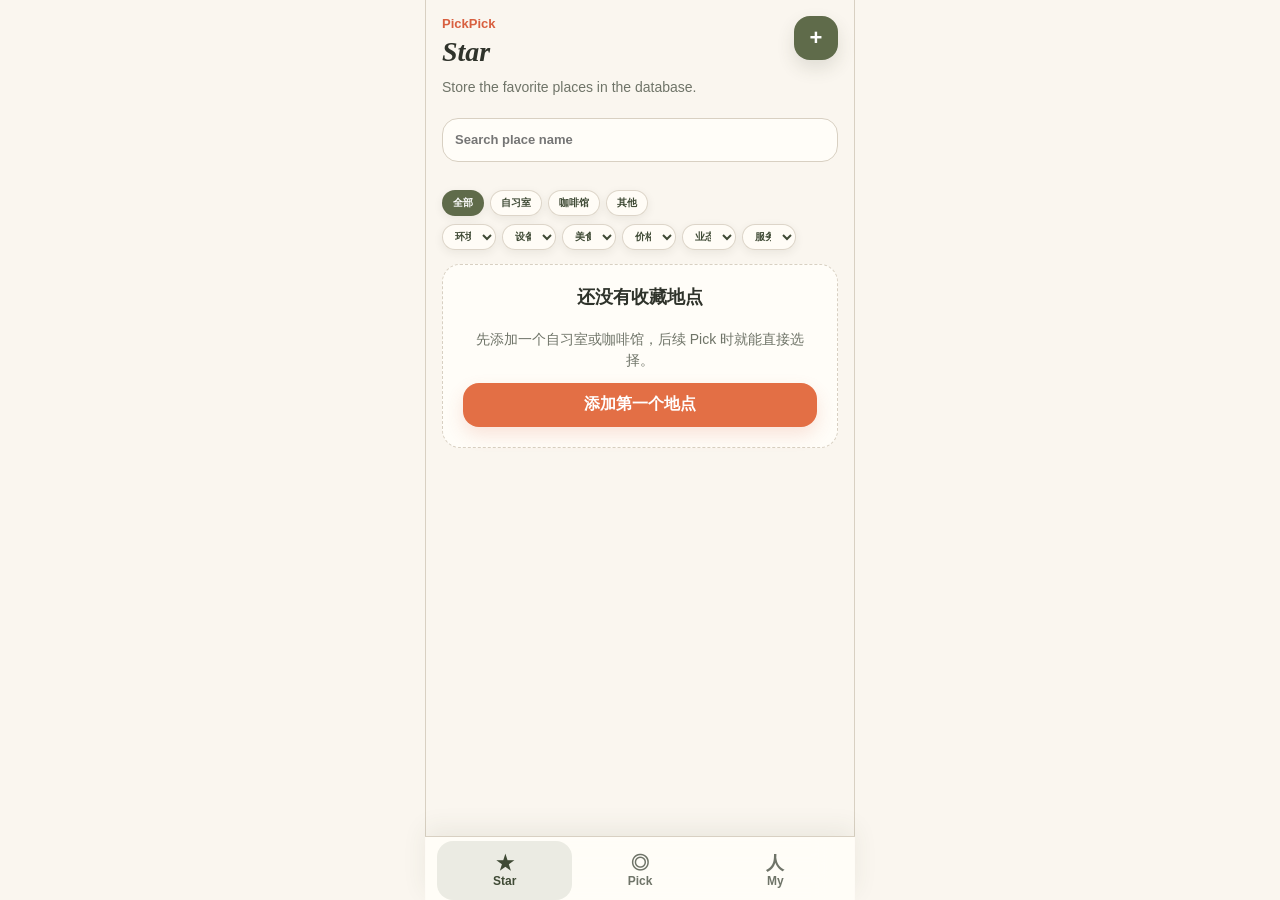
<file: index.html>
<!doctype html>
<html lang="zh-CN">
<head>
  <meta charset="utf-8">
  <meta name="viewport" content="width=device-width, initial-scale=1, viewport-fit=cover">
  <meta name="theme-color" content="#2DCD9B">
  <title>PickPick</title>
  <link rel="manifest" href="./manifest.json">
  <link rel="icon" href="./icons/icon.svg" type="image/svg+xml">
  <style>
    :root {
      --color-primary: #5F6B4A;
      --color-primary-dark: #3F4A35;
      --color-accent: #E36F45;
      --color-accent-dark: #D85F3F;
      --color-highlight: #E8C76B;
      --color-bluegreen: #8FAAA3;
      --color-bg: #FAF6EF;
      --color-surface: #FFFDF8;
      --color-surface-soft: #F3EBDD;
      --color-text: #2F332B;
      --color-muted: #6F7468;
      --color-line: #D8D0C2;
      --color-soft: #F3EBDD;
      --color-danger: #D85F3F;
      --shadow-card: 0 8px 22px rgba(63, 74, 53, 0.08);
      --radius-card: 18px;
      --radius-control: 16px;
      --space-1: 4px;
      --space-2: 8px;
      --space-3: 12px;
      --space-4: 16px;
      --space-5: 20px;
      --space-6: 24px;
      --tab-height: 64px;
    }

    * {
      box-sizing: border-box;
    }

    html,
    body {
      margin: 0;
      min-height: 100%;
      background: var(--color-bg);
      color: var(--color-text);
      font-family: -apple-system, BlinkMacSystemFont, "SF Pro Text", "PingFang SC", "Segoe UI", sans-serif;
      letter-spacing: 0;
    }

    body {
      display: flex;
      justify-content: center;
    }

    button,
    input,
    textarea,
    select {
      font: inherit;
    }

    button {
      cursor: pointer;
    }

    .app-shell {
      position: relative;
      width: 100%;
      max-width: 430px;
      min-height: 100vh;
      background: var(--color-bg);
      overflow: hidden;
    }

    .app-main {
      min-height: 100vh;
      padding: calc(env(safe-area-inset-top, 0px) + var(--space-4)) var(--space-4)
        calc(var(--tab-height) + env(safe-area-inset-bottom, 0px) + var(--space-4));
      overflow-y: auto;
    }

    .app-header {
      display: flex;
      align-items: flex-start;
      justify-content: space-between;
      gap: var(--space-3);
      margin-bottom: var(--space-5);
    }

    .eyebrow {
      margin: 0 0 var(--space-1);
      color: var(--color-accent-dark);
      font-size: 13px;
      font-weight: 700;
    }

    h1 {
      margin: 0;
      font-size: 24px;
      line-height: 1.2;
    }

    #star-title,
    #star-copy-title,
    #copy-step-title {
      font-family: "Segoe Script", "Brush Script MT", cursive;
      font-size: 28px;
      font-style: italic;
      font-weight: 600;
      letter-spacing: 0;
    }

    .header-copy {
      margin: var(--space-2) 0 0;
      color: var(--color-muted);
      font-size: 14px;
      line-height: 1.5;
    }

    .panel {
      background: var(--color-surface);
      border: 1px solid var(--color-line);
      border-radius: var(--radius-card);
      box-shadow: var(--shadow-card);
      padding: var(--space-4);
    }

    .panel + .panel {
      margin-top: var(--space-4);
    }

    .metric-grid {
      display: grid;
      grid-template-columns: repeat(3, minmax(0, 1fr));
      gap: var(--space-2);
      margin-bottom: var(--space-4);
    }

    .metric {
      min-width: 0;
      border: 1px solid rgba(216, 208, 194, 0.78);
      border-radius: 14px;
      background: var(--color-surface-soft);
      padding: var(--space-3);
    }

    .metric-value {
      display: block;
      color: var(--color-primary-dark);
      font-size: 20px;
      font-weight: 800;
      line-height: 1;
    }

    .metric-label {
      display: block;
      margin-top: var(--space-1);
      color: var(--color-muted);
      font-size: 12px;
      line-height: 1.3;
    }

    .data-list {
      display: grid;
      gap: var(--space-2);
      margin: var(--space-3) 0 0;
      padding: 0;
      list-style: none;
    }

    .data-list li {
      display: flex;
      justify-content: space-between;
      gap: var(--space-3);
      border-top: 1px solid var(--color-line);
      padding-top: var(--space-2);
      color: var(--color-muted);
      font-size: 13px;
      line-height: 1.4;
    }

    .data-list strong {
      color: var(--color-text);
      font-size: 14px;
    }

    .status-banner {
      display: none;
      margin-bottom: var(--space-4);
      border: 1px solid rgba(216, 95, 63, 0.28);
      border-radius: var(--radius-control);
      background: #FFF3ED;
      color: #9C3F29;
      padding: var(--space-3);
      font-size: 13px;
      line-height: 1.5;
    }

    .status-banner.is-visible {
      display: block;
    }

    .status-banner.is-success {
      border-color: rgba(95, 107, 74, 0.34);
      background: #F0EBDD;
      color: var(--color-primary-dark);
    }

    .inline-status {
      display: none;
      border: 1px solid rgba(95, 107, 74, 0.24);
      border-radius: var(--radius-control);
      background: #F7F3E9;
      color: var(--color-primary-dark);
      padding: var(--space-2) var(--space-3);
      font-size: 12px;
      line-height: 1.45;
    }

    .inline-status.is-visible {
      display: block;
    }

    .inline-status.is-error {
      border-color: rgba(216, 95, 63, 0.28);
      background: #FFF3ED;
      color: #9C3F29;
    }

    .search-field,
    .field {
      display: grid;
      gap: var(--space-2);
    }

    .search-field {
      margin-bottom: var(--space-4);
    }

    label {
      color: var(--color-text);
      font-size: 13px;
      font-weight: 700;
    }

    input,
    textarea,
    select {
      width: 100%;
      min-height: 44px;
      border: 1px solid var(--color-line);
      border-radius: var(--radius-control);
      background: var(--color-surface);
      color: var(--color-text);
      padding: 10px 12px;
      outline: none;
    }

    textarea {
      min-height: 88px;
      resize: vertical;
      line-height: 1.5;
    }

    input:focus,
    textarea:focus,
    select:focus {
      border-color: var(--color-accent);
      box-shadow: 0 0 0 3px rgba(227, 111, 69, 0.14);
    }

    .venue-list {
      display: grid;
      gap: var(--space-3);
      margin-top: var(--space-4);
    }

    .star-search-panel {
      display: grid;
      gap: var(--space-3);
      border: 0;
      background: transparent;
      padding: 0;
      box-shadow: none;
    }

    .star-filter-stack {
      display: grid;
      gap: 6px;
    }

    .star-filter-row {
      display: flex;
      flex-wrap: wrap;
      gap: 6px;
      max-width: 100%;
      overflow: visible;
      padding: 0 2px 2px 0;
      scrollbar-width: none;
    }

    .star-filter-row + .star-filter-row {
      margin-top: 0;
    }

    .star-filter-row.is-scene {
      min-height: 28px;
    }

    .star-scene-filter {
      display: flex;
      flex-wrap: wrap;
      gap: 6px;
    }

    .star-scene-chip {
      min-height: 26px;
      border: 1px solid rgba(216, 208, 194, 0.86);
      border-radius: 999px;
      background: rgba(255, 253, 248, 0.88);
      color: var(--color-primary-dark);
      padding: 0 10px;
      font-size: 10px;
      font-weight: 800;
      box-shadow: 0 3px 10px rgba(47, 51, 43, 0.08);
    }

    .star-scene-chip.is-active {
      border-color: rgba(95, 107, 74, 0.38);
      background: #5F6B4A;
      color: #FFFFFF;
    }

    .star-filter-row::-webkit-scrollbar {
      display: none;
    }

    .star-filter-field {
      flex: 0 0 auto;
      display: block;
    }

    .star-filter-field span {
      display: none;
    }

    .star-filter-field select {
      width: 54px;
      max-width: 100%;
      min-height: 26px;
      padding: 0 8px;
      border: 1px solid rgba(216, 208, 194, 0.86);
      border-radius: 999px;
      background: rgba(255, 253, 248, 0.88);
      color: var(--color-primary-dark);
      font-size: 10px;
      font-weight: 700;
      box-shadow: 0 3px 10px rgba(47, 51, 43, 0.08);
    }

    .venue-card {
      position: relative;
      overflow: hidden;
      display: grid;
      grid-template-rows: 166px auto;
      border: 1px solid var(--color-line);
      border-radius: var(--radius-card);
      background-position: center;
      background-size: cover;
      box-shadow: var(--shadow-card);
      color: #FFFFFF;
      isolation: isolate;
      min-height: 256px;
    }

    .venue-card::before {
      position: absolute;
      inset: 0;
      z-index: -1;
      content: "";
      background: linear-gradient(180deg, rgba(47, 51, 43, 0.02) 0%, rgba(47, 51, 43, 0.12) 42%, rgba(47, 51, 43, 0.74) 100%);
    }

    .venue-card::after {
      position: absolute;
      inset: 0;
      z-index: -2;
      content: "";
      background: var(--color-primary-dark);
    }

    .venue-card-header {
      display: flex;
      align-items: flex-start;
      justify-content: space-between;
      gap: var(--space-2);
    }

    .venue-title-row {
      display: flex;
      align-items: baseline;
      gap: 7px;
      min-width: 0;
    }

    .venue-title-row h3 {
      min-width: 0;
      overflow: hidden;
      text-overflow: ellipsis;
      white-space: nowrap;
    }

    .joined-badge {
      flex: 0 0 auto;
      color: rgba(255, 253, 248, 0.62);
      font-size: 9px;
      font-weight: 700;
      letter-spacing: 0;
    }

    .venue-card-body {
      position: relative;
      z-index: 2;
      grid-row: 2;
      align-self: end;
      display: grid;
      gap: 4px;
      margin: var(--space-2);
      border: 1px solid rgba(255, 253, 248, 0.20);
      border-radius: 14px;
      background: rgba(47, 51, 43, 0.52);
      padding: 7px 9px;
      backdrop-filter: blur(10px);
    }

    .star-photo-label {
      position: absolute;
      left: 50%;
      top: 88px;
      z-index: 1;
      display: grid;
      place-items: center;
      width: min(360px, calc(100% - 48px));
      height: 140px;
      overflow: hidden;
      border: 1px solid rgba(255, 253, 248, 0.34);
      border-radius: 13px;
      background: rgba(255, 253, 248, 0.22);
      color: rgba(255, 253, 248, 0.82);
      font-size: 13px;
      font-weight: 800;
      transform: translate(-50%, -50%);
      pointer-events: none;
      box-shadow: 0 10px 24px rgba(17, 17, 17, 0.10);
    }

    .star-photo-label.has-image {
      background: rgba(255, 253, 248, 0.28);
    }

    .star-photo-label img {
      width: 100%;
      height: 100%;
      min-width: 100%;
      min-height: 100%;
      object-fit: cover;
      display: block;
    }

    .star-card-remove {
      position: absolute;
      right: 10px;
      top: 10px;
      z-index: 2;
      display: grid;
      place-items: center;
      width: 24px;
      height: 24px;
      min-height: 24px;
      border: 1px solid rgba(255, 253, 248, 0.42);
      border-radius: 50%;
      background: rgba(95, 107, 74, 0.62);
      color: #FFFFFF;
      font-size: 15px;
      font-weight: 800;
      backdrop-filter: blur(10px);
    }

    .venue-card h3,
    .modal-title {
      margin: 0;
      font-size: 17px;
      line-height: 1.35;
    }

    .venue-card h3 {
      font-size: 15px;
    }

    .venue-meta,
    .detail-row {
      margin: 0;
      color: var(--color-muted);
      font-size: 13px;
      line-height: 1.5;
    }

    .venue-card .venue-meta {
      color: rgba(255, 255, 255, 0.84);
      font-size: 11px;
      line-height: 1.25;
    }

    .scene-badge {
      flex: 0 0 auto;
      border-radius: 999px;
      background: rgba(255, 253, 248, 0.20);
      color: #FFFFFF;
      padding: 3px 8px;
      font-size: 11px;
      font-weight: 700;
      white-space: nowrap;
      backdrop-filter: blur(10px);
    }

    .tag-row {
      display: flex;
      flex-wrap: wrap;
      gap: 6px;
    }

    .tag {
      border-radius: 999px;
      background: var(--color-surface-soft);
      color: var(--color-muted);
      padding: 5px 9px;
      font-size: 11px;
      line-height: 1.2;
    }

    .tag.is-primary {
      background: rgba(95, 107, 74, 0.14);
      color: var(--color-primary-dark);
      font-weight: 700;
    }

    .tag.is-muted {
      background: #EEE6D9;
      color: #A79E90;
      text-decoration: line-through;
    }

    .venue-card .tag {
      background: rgba(255, 253, 248, 0.20);
      color: rgba(255, 253, 248, 0.9);
      backdrop-filter: blur(10px);
    }

    .venue-card .tag.is-primary {
      background: rgba(232, 199, 107, 0.86);
      color: var(--color-text);
    }

    .venue-card .tag.is-muted {
      background: rgba(255, 253, 248, 0.14);
      color: #FFFFFF;
    }

    .card-actions,
    .form-actions,
    .modal-actions {
      display: grid;
      gap: var(--space-2);
    }

    .card-actions {
      grid-template-columns: repeat(3, minmax(0, 1fr));
      gap: 6px;
    }

    .venue-card .card-actions {
      display: flex;
      justify-content: flex-end;
    }

    .venue-card .text-btn {
      width: auto;
      min-width: 64px;
      min-height: 26px;
      padding: 0 12px;
    }

    .text-btn,
    .danger-btn {
      min-height: 32px;
      border: 1px solid rgba(255, 253, 248, 0.24);
      border-radius: 999px;
      background: rgba(255, 253, 248, 0.16);
      color: #FFFFFF;
      font-size: 12px;
      font-weight: 700;
      backdrop-filter: blur(10px);
    }

    .text-btn.is-primary {
      border-color: rgba(227, 111, 69, 0.62);
      background: rgba(227, 111, 69, 0.92);
      color: #FFFFFF;
    }

    .venue-card .text-btn.is-primary {
      border-color: rgba(255, 253, 248, 0.36);
      background: rgba(255, 253, 248, 0.20);
      color: #FFFFFF;
      box-shadow: 0 4px 14px rgba(0, 0, 0, 0.16), inset 0 1px 0 rgba(255, 255, 255, 0.22);
      backdrop-filter: blur(12px);
      -webkit-backdrop-filter: blur(12px);
    }

    .danger-btn {
      border-color: rgba(255, 253, 248, 0.24);
      color: #FFE8DE;
    }

    button:disabled {
      cursor: not-allowed;
      opacity: 0.56;
    }

    .empty-state {
      display: grid;
      gap: var(--space-3);
      border: 1px dashed var(--color-line);
      border-radius: var(--radius-card);
      background: var(--color-surface);
      padding: var(--space-5);
      text-align: center;
    }

    .empty-state p {
      margin: 0;
      color: var(--color-muted);
      font-size: 14px;
      line-height: 1.5;
    }

    .modal-container {
      position: fixed;
      inset: 0;
      z-index: 40;
      display: none;
    }

    .modal-container.is-open {
      display: block;
    }

    .modal-backdrop {
      position: absolute;
      inset: 0;
      background: rgba(47, 51, 43, 0.36);
    }

    .modal-sheet {
      position: absolute;
      left: 50%;
      bottom: 0;
      display: grid;
      gap: var(--space-4);
      width: 100%;
      max-width: 430px;
      max-height: min(88vh, 760px);
      overflow-y: auto;
      border: 1px solid rgba(216, 208, 194, 0.88);
      border-bottom: 0;
      border-radius: 24px 24px 0 0;
      background: var(--color-surface);
      padding: var(--space-5) var(--space-4) calc(var(--space-5) + env(safe-area-inset-bottom, 0px));
      box-shadow: 0 -14px 32px rgba(63, 74, 53, 0.12);
      transform: translateX(-50%);
    }

    .modal-header {
      display: flex;
      align-items: flex-start;
      justify-content: space-between;
      gap: var(--space-3);
    }

    .modal-close {
      flex: 0 0 auto;
      width: 40px;
      height: 40px;
      min-height: 40px;
      border: 0;
      border-radius: 50%;
      background: var(--color-surface-soft);
      color: var(--color-muted);
      font-size: 22px;
      line-height: 1;
    }

    .venue-form {
      display: grid;
      gap: var(--space-4);
    }

    .form-grid {
      display: grid;
      grid-template-columns: 1fr 1fr;
      gap: var(--space-3);
    }

    .form-grid .field.is-full {
      grid-column: 1 / -1;
    }

    .pick-step {
      display: grid;
      gap: var(--space-3);
    }

    .sr-only {
      position: absolute;
      width: 1px;
      height: 1px;
      overflow: hidden;
      clip: rect(0, 0, 0, 0);
      white-space: nowrap;
    }

    .pick-board {
      border-radius: 0;
      background: transparent;
      border: 0;
      box-shadow: none;
      padding: 0;
    }

    #tab-pick .app-header {
      margin-bottom: var(--space-3);
    }

    #tab-pick h1 {
      font-size: 24px;
      font-weight: 500;
    }

    #tab-pick .header-copy {
      margin-top: var(--space-2);
      color: #111111;
      font-size: 11px;
      font-weight: 600;
    }

    #tab-pick .eyebrow {
      visibility: hidden;
      height: 18px;
      margin: 0 0 var(--space-2);
    }

    .pick-step-header {
      display: flex;
      align-items: flex-start;
      justify-content: space-between;
      gap: var(--space-3);
      margin-bottom: var(--space-3);
    }

    .pick-step-header h1 {
      margin: 0 0 4px;
      font-family: "Segoe Script", "Brush Script MT", cursive;
      font-size: 28px;
      font-style: italic;
      font-weight: 600;
      line-height: 1.05;
      letter-spacing: 0;
      text-transform: uppercase;
    }

    .pick-step-header p {
      max-width: 190px;
      margin: 0;
      color: #111111;
      font-size: 10px;
      line-height: 1.25;
      font-weight: 600;
    }

    .pick-topbar {
      display: block;
    }

    .pick-location {
      display: grid;
      gap: 4px;
    }

    .pick-location label,
    .station-title,
    .select-title {
      color: var(--color-text);
      font-family: "Segoe Script", "Brush Script MT", cursive;
      font-size: 14px;
      font-style: italic;
      font-weight: 700;
      line-height: 1.2;
      text-transform: lowercase;
    }

    .pick-location input,
    .pick-location textarea {
      min-height: 34px;
      border: 0;
      border-bottom: 1px solid #111111;
      border-radius: 0;
      background: transparent;
      padding: 4px 0;
      font-size: 13px;
      line-height: 1.35;
      resize: vertical;
    }

    .pick-arrow-btn {
      width: 38px;
      height: 24px;
      min-height: 24px;
      border: 0;
      border-radius: 999px;
      background: #D8D8D8;
      color: #111111;
      font-weight: 900;
    }

    .pick-arrow-btn:disabled {
      opacity: 0.35;
    }

    .step2-nav {
      display: grid;
      grid-template-columns: auto 1fr auto;
      align-items: center;
      min-height: 32px;
      margin-bottom: -12px;
    }

    .step2-nav .pick-arrow-btn:first-child {
      grid-column: 1;
    }

    .step2-nav .pick-arrow-btn:last-child {
      grid-column: 3;
    }

    .step2-nav .pick-arrow-btn[data-pick-action="finish-pick"] {
      width: 50px;
    }

    .date-strip {
      display: flex;
      gap: var(--space-2);
      overflow-x: auto;
      padding: var(--space-2) 0 var(--space-3);
      scroll-snap-type: x mandatory;
      -webkit-overflow-scrolling: touch;
      scrollbar-width: none;
      cursor: grab;
      user-select: none;
    }

    .date-strip.is-dragging {
      cursor: grabbing;
      scroll-snap-type: none;
    }

    .date-picker {
      display: grid;
      gap: 6px;
    }

    .date-month-controls {
      display: flex;
      justify-content: flex-end;
      gap: 6px;
      margin-top: -30px;
      margin-bottom: 2px;
      padding-right: 2px;
    }

    .date-month-control {
      display: inline-flex;
      align-items: center;
      gap: 4px;
      color: #111111;
      font-size: 10px;
      font-weight: 700;
    }

    .date-month-control select {
      width: auto;
      min-height: 20px;
      border: 1px solid var(--color-line);
      border-radius: 999px;
      background: var(--color-surface);
      color: #111111;
      padding: 0 8px;
      font-size: 10px;
      font-weight: 700;
    }

    .date-strip::-webkit-scrollbar {
      display: none;
    }

    .date-item {
      flex: 0 0 44px;
      border: 0;
      border-radius: 10px;
      background: transparent;
      color: #111111;
      padding: 7px 4px;
      text-align: center;
      scroll-snap-align: center;
      transition: background 0.16s ease, transform 0.16s ease, color 0.16s ease;
    }

    .date-item strong,
    .date-item span {
      display: block;
      line-height: 1.1;
    }

    .date-item strong {
      font-size: 17px;
      font-weight: 500;
    }

    .date-item span {
      margin-top: 3px;
      font-size: 10px;
      text-transform: uppercase;
    }

    .date-item.is-active {
      background: var(--color-primary);
      color: #FFFFFF;
      transform: translateY(-1px);
    }

    .date-item.is-today strong {
      color: var(--color-primary-dark);
      font-weight: 800;
    }

    .date-item.is-active strong {
      color: #FFFFFF;
      font-weight: 800;
    }

    .inline-actions {
      display: grid;
      grid-template-columns: 1fr 1fr;
      gap: var(--space-2);
    }

    .weather-card {
      min-height: 124px;
      border: 1px solid var(--color-line);
      border-radius: var(--radius-card);
      background: linear-gradient(135deg, var(--color-surface) 0%, var(--color-surface-soft) 100%);
      padding: var(--space-4);
      color: var(--color-text);
      font-size: 11px;
      line-height: 1.5;
      box-shadow: var(--shadow-card);
    }

    .weather-card strong {
      display: block;
      margin-bottom: var(--space-2);
      font-family: "Segoe Script", "Brush Script MT", cursive;
      font-size: 14px;
      font-style: italic;
      font-weight: 700;
      line-height: 1.2;
      text-transform: lowercase;
    }

    .weather-card span {
      display: block;
    }

    .pick-columns {
      display: grid;
      grid-template-columns: minmax(0, 1.25fr) minmax(104px, 0.75fr);
      gap: var(--space-3);
      align-items: stretch;
    }

    .station-panel,
    .select-panel {
      min-height: 156px;
      border: 1px solid var(--color-line);
      border-radius: var(--radius-card);
      background: var(--color-surface);
      padding: var(--space-3);
      box-shadow: var(--shadow-card);
    }

    .station-panel {
      display: grid;
      gap: var(--space-2);
      align-content: start;
    }

    .station-actions {
      display: grid;
      grid-template-columns: 1fr;
      gap: var(--space-2);
      align-items: center;
    }

    .station-add-btn,
    .station-step-btn {
      min-height: 28px;
      border: 1px solid var(--color-line);
      border-radius: 999px;
      background: var(--color-surface-soft);
      color: var(--color-primary-dark);
      font-size: 12px;
      font-weight: 700;
    }

    .station-step-btn {
      border-color: var(--color-accent);
      background: var(--color-accent);
      color: #FFFFFF;
    }

    .station-step-btn:disabled {
      border-color: #A8A8A8;
      color: #8B8B8B;
      opacity: 0.65;
    }

    .selected-list,
    .star-picker-list {
      display: grid;
      gap: var(--space-2);
    }

    .selected-item,
    .star-picker-item {
      display: grid;
      grid-template-columns: 1fr auto;
      align-items: center;
      gap: 6px;
      border: 1px solid var(--color-line);
      border-radius: 12px;
      background: var(--color-surface-soft);
      padding: 6px 8px;
    }

    .selected-item h3,
    .star-picker-item h3 {
      margin: 0;
      font-size: 11px;
      line-height: 1.35;
    }

    .selected-item p,
    .star-picker-item p {
      margin: 3px 0 0;
      color: var(--color-muted);
      font-size: 10px;
      line-height: 1.35;
    }

    .mini-btn {
      min-height: 34px;
      border: 1px solid var(--color-line);
      border-radius: 999px;
      background: var(--color-surface);
      color: var(--color-text);
      padding: 0 10px;
      font-size: 12px;
      font-weight: 800;
    }

    .mini-btn.is-primary {
      border-color: var(--color-accent);
      background: var(--color-accent);
      color: #FFFFFF;
    }

    .mini-btn.is-danger {
      border-color: rgba(216, 95, 63, 0.32);
      color: var(--color-danger);
    }

    .condition-grid {
      display: grid;
      gap: 6px;
      margin-top: var(--space-2);
    }

    .condition-pill {
      display: inline-flex;
      align-items: center;
      gap: 5px;
      min-height: 28px;
      border: 1px solid var(--color-line);
      border-radius: 999px;
      background: var(--color-surface);
      color: var(--color-text);
      padding: 0 10px 0 8px;
      font-size: 10px;
      font-weight: 600;
    }

    .condition-pill input {
      width: 10px;
      min-height: 10px;
      accent-color: var(--color-primary);
    }

    .custom-condition-form {
      display: grid;
      grid-template-columns: 1fr auto;
      gap: 6px;
      margin-top: var(--space-2);
    }

    .custom-condition-form input {
      min-height: 30px;
      border: 1px solid var(--color-line);
      border-radius: 999px;
      background: var(--color-surface);
      font-size: 11px;
    }

    .step-footer {
      display: grid;
      gap: var(--space-2);
      margin-top: var(--space-1);
    }

    #tab-pick .step-footer .primary-btn {
      min-height: 40px;
      border-radius: 999px;
    }

    .step2-shell {
      display: grid;
      gap: var(--space-3);
      min-height: 560px;
      overflow: hidden;
    }

    .step2-title {
      display: block;
    }

    .step2-title h2 {
      margin: 0;
      font-size: 24px;
      line-height: 1.2;
      font-weight: 500;
    }

    .step2-title p {
      margin: 0;
      color: var(--color-muted);
      font-size: 13px;
      line-height: 1.5;
    }

    .channel-orbit {
      display: grid;
      grid-template-columns: repeat(2, minmax(0, 1fr));
      gap: 0;
      align-items: start;
      overflow: hidden;
      border: 1px solid var(--color-line);
      border-radius: 8px;
      background: var(--color-surface);
      padding: 0;
      box-shadow: 0 10px 24px rgba(63, 74, 53, 0.06);
    }

    .channel-dot {
      display: grid;
      justify-items: center;
      gap: 4px;
      border: 0;
      border-right: 1px solid var(--color-line);
      background: rgba(255, 253, 248, 0.72);
      color: var(--color-text);
      min-height: 52px;
      padding: 8px 6px;
      text-align: center;
    }

    .channel-dot:last-child {
      border-right: 0;
    }

    .channel-dot em {
      display: block;
      width: 16px;
      height: 16px;
      border: 0;
      border-radius: 0;
      background: transparent;
      box-shadow: none;
      font-style: normal;
    }

    .channel-dot em::before {
      display: block;
      color: var(--color-primary-dark);
      font-size: 15px;
      line-height: 16px;
      content: "⌘";
    }

    .channel-dot strong {
      display: block;
      font-size: 10px;
      line-height: 1.2;
    }

    .pick-step2-info-card {
      display: grid;
      gap: var(--space-3);
      border: 1px solid var(--color-line);
      border-radius: 10px;
      background: var(--color-surface);
      padding: var(--space-3);
      box-shadow: var(--shadow-card);
    }

    .pick-step2-image {
      display: grid;
      place-items: center;
      min-height: 144px;
      overflow: hidden;
      background: var(--color-surface-soft);
      color: var(--color-muted);
      font-size: 12px;
      font-weight: 800;
    }

    .pick-step2-image img {
      width: 100%;
      height: 100%;
      object-fit: cover;
    }

    .pick-step2-info-list {
      display: grid;
      gap: 6px;
    }

    .pick-step2-info-row {
      display: grid;
      grid-template-columns: 58px minmax(0, 1fr);
      gap: 8px;
      color: var(--color-text);
      font-size: 12px;
      line-height: 1.45;
    }

    .pick-step2-info-row strong {
      font-family: "Segoe Script", "Brush Script MT", cursive;
      font-size: 12px;
      font-style: italic;
      font-weight: 700;
    }

    .pick-step2-info-row span {
      min-width: 0;
      overflow-wrap: anywhere;
      color: var(--color-muted);
    }

    .step2-swipe-hint {
      margin: -10px 0 0;
      text-align: center;
      font-size: 10px;
    }

    .venue-carousel {
      position: relative;
      min-height: 210px;
      margin: 0 calc(var(--space-4) * -1);
      overflow: hidden;
      background:
        radial-gradient(circle at 50% 62%, rgba(255, 253, 248, 0.46) 0 54px, transparent 55px),
        linear-gradient(180deg, #F7F1E8 0 44%, #EEE3D3 44% 100%);
      cursor: grab;
      touch-action: pan-y;
      user-select: none;
    }

    .venue-carousel.is-dragging {
      cursor: grabbing;
    }

    .venue-carousel::before {
      position: absolute;
      left: -15%;
      right: -15%;
      top: -58px;
      height: 140px;
      border-radius: 50%;
      background: #FFFDF8;
      content: "";
    }

    .venue-cup-row {
      position: absolute;
      inset: 42px -98px 0;
      display: grid;
      grid-template-columns: repeat(3, 190px);
      justify-content: center;
      align-items: end;
      gap: 36px;
      transform: translateX(0);
      transition: transform 0.22s ease;
      will-change: transform;
    }

    .venue-carousel.is-dragging .venue-cup-row {
      transition: none;
    }

    .venue-cup {
      position: relative;
      height: 156px;
      color: var(--color-primary-dark);
      text-align: center;
      opacity: 0.55;
    }

    .venue-cup.is-active {
      opacity: 1;
    }

    .venue-cup::before {
      position: absolute;
      left: 42px;
      right: 42px;
      top: 18px;
      bottom: 8px;
      border: 1.5px solid var(--color-primary-dark);
      border-radius: 26px 26px 36px 36px;
      background: rgba(255, 253, 248, 0.44);
      content: "";
    }

    .venue-cup::after {
      position: absolute;
      left: 16px;
      right: 16px;
      top: 50px;
      border-top: 1px solid rgba(63, 74, 53, 0.58);
      content: "";
    }

    .venue-cup span {
      position: absolute;
      left: 36px;
      right: 36px;
      top: 88px;
      overflow: hidden;
      text-overflow: ellipsis;
      white-space: nowrap;
      font-size: 16px;
      line-height: 1.2;
      text-decoration: none;
    }

    .star-cup-card {
      display: grid;
      place-items: center;
      min-height: 156px;
      border: 0;
      border-radius: 0;
      background: transparent;
      padding: 0;
      box-shadow: none;
    }

    .star12-actions {
      display: grid;
      grid-template-columns: auto 1fr auto auto;
      gap: var(--space-2);
      align-items: center;
      margin-bottom: var(--space-2);
    }

    .star12-actions .secondary-btn,
    .star12-actions .primary-btn {
      min-height: 34px;
      width: auto;
      padding: 0 var(--space-3);
      font-size: 12px;
    }

    .channel-orbit.is-star12 {
      width: 100%;
      max-width: 260px;
      justify-self: center;
      grid-template-columns: repeat(2, minmax(0, 1fr));
      gap: 0;
      overflow: hidden;
      border: 1px solid var(--color-line);
      border-radius: 8px;
      background: var(--color-surface);
      padding: 0;
      box-shadow: 0 10px 24px rgba(63, 74, 53, 0.06);
    }

    .channel-orbit.is-star12 .channel-dot {
      min-height: 52px;
      justify-items: center;
      gap: 4px;
      border-right: 1px solid var(--color-line);
      background: rgba(255, 253, 248, 0.72);
      padding: 8px 6px;
    }

    .channel-orbit.is-star12 .channel-dot:last-child {
      border-right: 0;
    }

    .channel-orbit.is-star12 .channel-dot em {
      width: 16px;
      height: 16px;
      border: 0;
      border-radius: 0;
      background: transparent;
      box-shadow: none;
    }

    .channel-orbit.is-star12 .channel-dot em::before {
      display: block;
      color: var(--color-primary-dark);
      font-size: 15px;
      line-height: 16px;
      content: "⌘";
    }

    .channel-orbit.is-star12 .channel-dot strong {
      font-size: 10px;
    }

    .star-cup {
      position: relative;
      width: 142px;
      height: 128px;
      color: var(--color-primary-dark);
      text-align: center;
    }

    .star-cup::before {
      position: absolute;
      left: 22px;
      right: 22px;
      top: 6px;
      bottom: 0;
      border: 1.5px solid var(--color-primary-dark);
      border-radius: 32px 32px 40px 40px;
      background: rgba(255, 253, 248, 0.52);
      content: "";
    }

    .star-cup::after {
      position: absolute;
      left: 0;
      right: 0;
      top: 48px;
      border-top: 1px solid rgba(63, 74, 53, 0.58);
      content: "";
    }

    .star-cup-name {
      position: absolute;
      left: 32px;
      right: 32px;
      top: 78px;
      overflow: hidden;
      text-overflow: ellipsis;
      white-space: nowrap;
      font-size: 16px;
      line-height: 1.2;
      text-decoration: none;
    }

    .star-cup-logo {
      position: absolute;
      left: 50%;
      top: 22px;
      transform: translateX(-50%);
      color: var(--color-muted);
      font-size: 10px;
      font-weight: 800;
    }

    .star-info-panel {
      display: grid;
      gap: var(--space-2);
      border: 1px solid var(--color-line);
      border-radius: var(--radius-card);
      background: var(--color-surface);
      padding: var(--space-3);
      box-shadow: var(--shadow-card);
    }

    .star-info-image {
      display: grid;
      place-items: center;
      min-height: 128px;
      overflow: hidden;
      border-radius: 12px;
      background: var(--color-surface-soft);
      color: var(--color-muted);
      font-size: 12px;
      font-weight: 800;
    }

    .star-info-image img {
      width: 100%;
      height: 100%;
      object-fit: cover;
      display: block;
    }

    .star-info-image.is-gallery,
    .pick-step2-image.is-gallery {
      display: flex;
      justify-content: flex-start;
      gap: 8px;
      overflow-x: auto;
      scroll-snap-type: x mandatory;
    }

    .image-gallery-item {
      display: block;
      position: relative;
      width: 100%;
      height: 100%;
      overflow: hidden;
      border-radius: 10px;
      background: var(--color-surface-soft);
    }

    .star-info-image.is-gallery .image-gallery-item,
    .pick-step2-image.is-gallery .image-gallery-item {
      flex: 0 0 88%;
      min-width: 88%;
      height: 100%;
      scroll-snap-align: start;
    }

    .image-gallery-item.is-hidden {
      display: none;
    }

    .image-gallery-item img {
      width: 100%;
      height: 100%;
      object-fit: cover;
      display: block;
    }

    .image-gallery-delete {
      position: absolute;
      top: 8px;
      right: 8px;
      border: 0;
      border-radius: 999px;
      background: rgba(26, 30, 23, 0.78);
      color: #fff;
      padding: 5px 10px;
      font-size: 12px;
      font-weight: 800;
      opacity: 0;
      pointer-events: none;
      transform: translateY(-4px);
      transition: opacity 0.16s ease, transform 0.16s ease;
      z-index: 2;
    }

    .image-gallery-item.is-delete-open .image-gallery-delete {
      opacity: 1;
      pointer-events: auto;
      transform: translateY(0);
    }

    .star-info-list {
      display: grid;
      gap: 7px;
    }

    .star-info-row {
      display: grid;
      grid-template-columns: 58px minmax(0, 1fr);
      gap: var(--space-2);
      align-items: start;
      color: var(--color-text);
      font-size: 12px;
      line-height: 1.45;
    }

    .star-info-row strong {
      font-weight: 800;
    }

    .star-info-row span {
      min-width: 0;
      overflow-wrap: anywhere;
      color: var(--color-muted);
    }

    .poi-candidate-list {
      display: grid;
      gap: var(--space-2);
    }

    .poi-candidate-btn {
      display: grid;
      gap: 4px;
      width: 100%;
      min-height: auto;
      padding: 12px;
      text-align: left;
    }

    .poi-candidate-btn strong {
      color: var(--color-text);
      font-size: 14px;
    }

    .poi-candidate-btn span {
      color: var(--color-muted);
      font-size: 12px;
      line-height: 1.4;
    }

    .star-info-input {
      width: 100%;
      min-height: 24px;
      border: 0;
      border-radius: 8px;
      background: transparent;
      color: var(--color-muted);
      padding: 0;
      font-size: 12px;
      line-height: 1.45;
      box-shadow: none;
    }

    .star-info-input:focus {
      background: rgba(255, 253, 248, 0.76);
      box-shadow: 0 0 0 2px rgba(227, 111, 69, 0.12);
      padding: 2px 6px;
    }

    textarea.star-info-input {
      min-height: 52px;
      resize: vertical;
    }

    .source-info-panel {
      display: grid;
      gap: var(--space-2);
      border: 1px solid var(--color-line);
      border-radius: 14px;
      background: var(--color-surface);
      padding: var(--space-3);
    }

    .source-info-panel .placeholder-text {
      margin: 0;
      font-size: 12px;
    }

    .source-link {
      overflow: hidden;
      color: var(--color-primary-dark);
      font-size: 12px;
      line-height: 1.4;
      text-overflow: ellipsis;
      white-space: nowrap;
    }

    .step3-shell {
      display: grid;
      gap: var(--space-4);
    }

    .map-placeholder {
      position: relative;
      overflow: hidden;
      min-height: 220px;
      border: 1px solid var(--color-line);
      border-radius: var(--radius-card);
      background:
        linear-gradient(90deg, rgba(95, 107, 74, 0.16) 1px, transparent 1px),
        linear-gradient(0deg, rgba(95, 107, 74, 0.16) 1px, transparent 1px),
        #E8EFE4;
      background-size: 44px 44px;
      box-shadow: var(--shadow-card);
    }

    .map-placeholder.is-live {
      background: #E8EFE4;
    }

    .map-placeholder.is-amap {
      background: var(--color-surface-soft);
    }

    .map-placeholder.is-amap .map-route,
    .map-placeholder.is-amap .map-pin,
    .map-placeholder.is-amap .map-label,
    .map-placeholder.is-amap .map-credit {
      display: none;
    }

    .amap-map {
      position: absolute;
      inset: 0;
      z-index: 1;
    }

    .map-frame {
      position: absolute;
      inset: 0;
      width: 100%;
      height: 100%;
      border: 0;
      filter: saturate(0.58) hue-rotate(18deg) sepia(0.08) contrast(0.84) brightness(1.04);
    }

    .map-route {
      position: absolute;
      left: 12%;
      right: 10%;
      top: 50%;
      border-top: 2px dashed rgba(63, 74, 53, 0.34);
      transform: rotate(-10deg);
    }

    .map-pin {
      position: absolute;
      width: 18px;
      height: 18px;
      border: 2px solid rgba(63, 74, 53, 0.72);
      border-radius: 50% 50% 50% 0;
      background: #8FAAA3;
      transform: rotate(-45deg);
    }

    .map-pin.is-origin {
      left: var(--x, 16%);
      top: var(--y, 58%);
      background: var(--color-surface);
      transform: translate(-50%, -50%) rotate(-45deg);
    }

    .map-pin.is-destination {
      right: 22%;
      top: 32%;
    }

    .map-pin.is-venue {
      left: var(--x);
      top: var(--y);
      right: auto;
      border-color: var(--color-muted);
      background: var(--color-surface);
      transform: translate(-50%, -50%) rotate(-45deg);
    }

    .map-pin.is-venue.is-selected {
      width: 24px;
      height: 24px;
      border-color: var(--color-primary-dark);
      background: #5F6B4A;
      box-shadow: 0 0 0 6px rgba(95, 107, 74, 0.16);
      z-index: 3;
    }

    .map-label {
      position: absolute;
      left: var(--x);
      top: var(--y);
      max-width: 120px;
      border: 1px solid var(--color-line);
      border-radius: 999px;
      background: var(--color-surface);
      padding: 5px 7px;
      font-size: 11px;
      font-weight: 800;
      transform: translate(-50%, -50%);
    }

    .map-label.is-selected {
      border-color: rgba(95, 107, 74, 0.44);
      background: #EEF4EA;
      color: #3F4A35;
      z-index: 4;
    }

    .map-credit {
      position: absolute;
      right: 8px;
      bottom: 8px;
      border: 1px solid rgba(17,17,17,0.2);
      background: rgba(255,255,255,0.9);
      padding: 4px 6px;
      font-size: 10px;
      color: var(--color-muted);
    }

    .pick-amap-marker {
      display: grid;
      place-items: center;
      min-width: 30px;
      height: 30px;
      padding: 0 8px;
      border: 2px solid rgba(255, 253, 248, 0.92);
      border-radius: 999px;
      background: var(--color-surface);
      color: var(--color-text);
      box-shadow: 0 8px 20px rgba(33, 36, 29, 0.22);
      font-size: 12px;
      font-weight: 900;
      line-height: 1;
      cursor: pointer;
      user-select: none;
      -webkit-tap-highlight-color: transparent;
    }

    .pick-amap-marker.is-origin {
      background: #FFFFFF;
      color: var(--color-primary-dark);
    }

    .pick-amap-marker.is-selected {
      width: 38px;
      height: 38px;
      background: #183B32;
      color: #FFFFFF;
      box-shadow: 0 0 0 7px rgba(24, 59, 50, 0.18), 0 10px 24px rgba(24, 59, 50, 0.28);
    }

    .amap-info {
      display: grid;
      gap: 8px;
      min-width: 180px;
      max-width: 240px;
      color: var(--color-text);
      font-family: inherit;
    }

    .amap-info strong {
      font-size: 14px;
      line-height: 1.35;
    }

    .amap-info span {
      color: var(--color-muted);
      font-size: 12px;
      line-height: 1.4;
    }

    .amap-nav-btn {
      min-height: 34px;
      border: 0;
      border-radius: 999px;
      background: #183B32;
      color: #FFFFFF;
      font-size: 13px;
      font-weight: 800;
    }

    .filter-summary {
      display: grid;
      gap: var(--space-2);
    }

    .result-list {
      display: grid;
      grid-template-columns: repeat(2, minmax(0, 1fr));
      gap: 8px;
    }

    .result-card {
      position: relative;
      display: grid;
      grid-template-rows: auto 1fr auto;
      gap: 8px;
      min-height: 138px;
      border: 1px solid var(--color-line);
      border-radius: 10px;
      background: var(--color-surface);
      padding: 28px 10px 9px;
      box-shadow: var(--shadow-card);
    }

    .result-card.is-dimmed {
      opacity: 0.58;
    }

    .result-card-head {
      display: grid;
      gap: 3px;
      align-items: start;
    }

    .result-check {
      position: absolute;
      left: 9px;
      top: 9px;
      width: 12px;
      min-height: 12px;
      accent-color: var(--color-primary);
    }

    .result-delete-btn {
      position: absolute;
      right: 8px;
      top: 7px;
      display: grid;
      place-items: center;
      width: 22px;
      min-height: 22px;
      border: 0;
      border-radius: 50%;
      background: transparent;
      color: var(--color-text);
      padding: 0;
      font-size: 15px;
      font-weight: 800;
      line-height: 1;
    }

    .result-card h3,
    .result-card p {
      margin: 0;
    }

    .result-card h3 {
      font-size: 13px;
      line-height: 1.25;
    }

    .result-score {
      border-radius: 999px;
      background: var(--color-primary-dark);
      color: #FFFFFF;
      padding: 4px 8px;
      font-size: 11px;
      font-weight: 800;
    }

    .result-actions {
      display: flex;
      align-items: end;
      justify-content: space-between;
      gap: 6px;
      margin-top: 2px;
    }

    .result-card-info {
      display: grid;
      gap: 1px;
      color: var(--color-muted);
      font-size: 9px;
      line-height: 1.18;
    }

    .result-card-info span {
      overflow: hidden;
      text-overflow: ellipsis;
      white-space: nowrap;
    }

    .result-copy-count {
      margin: 0;
      color: var(--color-muted);
      font-size: 9px;
      line-height: 1.2;
    }

    .result-star-btn {
      min-width: 24px;
      min-height: 24px;
      border: 0;
      border-radius: 50%;
      background: transparent;
      color: #111111;
      padding: 0;
      font-size: 15px;
      line-height: 1;
    }

    .my-shell {
      display: grid;
      gap: var(--space-3);
      padding-top: var(--space-2);
    }

    .my-profile {
      display: flex;
      align-items: center;
      gap: var(--space-3);
      min-height: 58px;
    }

    .my-avatar {
      width: 58px;
      height: 58px;
      border-radius: 50%;
      background: radial-gradient(circle at 35% 30%, #FFFDF8 0 28%, #E8C76B 29% 46%, #8FAAA3 47% 100%);
      border: 1px solid var(--color-line);
    }

    .my-profile p {
      margin: 0;
      color: var(--color-muted);
      font-size: 12px;
      line-height: 1.4;
    }

    .my-month {
      display: flex;
      justify-content: flex-end;
      gap: var(--space-2);
      align-items: end;
      margin-top: var(--space-2);
      color: var(--color-text);
    }

    .my-month strong {
      font-size: 17px;
      line-height: 1.2;
    }

    .my-month span {
      font-size: 11px;
      line-height: 1.2;
    }

    .my-month-controls {
      display: flex;
      justify-content: flex-end;
      gap: 6px;
    }

    .my-month-controls select {
      width: auto;
      min-height: 20px;
      border: 1px solid var(--color-line);
      border-radius: 999px;
      background: var(--color-surface);
      color: var(--color-primary-dark);
      padding: 0 8px;
      font-size: 10px;
      font-weight: 700;
    }

    .my-day-panel {
      position: relative;
      display: grid;
      grid-template-columns: minmax(0, 1fr) 44px;
      gap: 10px;
      min-height: 178px;
      border: 1px solid var(--color-line);
      border-radius: var(--radius-card);
      background: var(--color-surface);
      padding: var(--space-3);
      box-shadow: var(--shadow-card);
    }

    .my-day-info {
      align-self: end;
      display: grid;
      gap: 3px;
    }

    .my-day-info h3,
    .my-day-info p {
      margin: 0;
    }

    .my-day-info h3 {
      font-size: 15px;
      line-height: 1.3;
    }

    .my-day-info p {
      color: var(--color-muted);
      font-size: 10px;
      line-height: 1.25;
    }

    .my-day-actions {
      display: grid;
      grid-template-rows: repeat(3, auto) 1fr auto;
      justify-items: center;
      gap: 9px;
      align-items: start;
    }

    .my-side-action {
      min-height: 22px;
      border: 0;
      background: transparent;
      color: var(--color-text);
      padding: 0;
      font-family: "Segoe Script", "Brush Script MT", cursive;
      font-size: 13px;
      font-style: italic;
      font-weight: 700;
      line-height: 1.1;
    }

    .my-photo-action {
      align-self: end;
      width: 38px;
      min-height: 38px;
      border: 0;
      border-radius: 50%;
      background: var(--color-accent);
      color: var(--color-primary-dark);
      padding: 0;
      font-size: 11px;
      font-weight: 900;
      box-shadow: 0 8px 18px rgba(216, 95, 63, 0.20);
    }

    .my-note-box {
      display: grid;
      gap: 8px;
      align-content: start;
      min-height: 96px;
      border: 1px solid var(--color-line);
      border-radius: 8px;
      background: var(--color-surface-soft);
      padding: 10px;
    }

    .my-note-label {
      color: var(--color-text);
      font-size: 10px;
      font-weight: 800;
    }

    .my-note-box .record-note {
      min-height: 52px;
      border: 0;
      border-radius: 0;
      background: transparent;
      padding: 0;
      resize: vertical;
    }

    .my-note-box .photo-stack {
      min-height: 36px;
    }

    .my-calendar-card {
      border: 1px solid var(--color-line);
      border-radius: var(--radius-card);
      background: var(--color-surface);
      padding: var(--space-3);
      box-shadow: var(--shadow-card);
    }

    .calendar-grid {
      display: grid;
      grid-template-columns: repeat(7, 1fr);
      gap: 7px;
    }

    .calendar-day,
    .calendar-weekday {
      min-height: 27px;
      border: 1px solid transparent;
      background: transparent;
      color: var(--color-text);
      font-size: 10px;
      font-weight: 500;
      text-align: center;
    }

    .calendar-weekday {
      min-height: 16px;
      font-size: 9px;
    }

    .calendar-day {
      position: relative;
      overflow: hidden;
      display: grid;
      place-items: center;
      border-color: var(--color-line);
      border-radius: 9px;
      background: rgba(243, 235, 221, 0.42);
      padding: 0;
    }

    .calendar-day img {
      position: absolute;
      inset: 0;
      width: 100%;
      height: 100%;
      object-fit: cover;
    }

    .calendar-day span {
      position: relative;
      z-index: 1;
      display: grid;
      place-items: center;
      width: 18px;
      height: 18px;
      border-radius: 50%;
      background: rgba(255, 253, 248, 0.78);
    }

    .calendar-day.is-empty {
      border-color: transparent;
      background: transparent;
    }

    .calendar-day.has-record {
      border-color: var(--color-primary-dark);
      background: rgba(143, 170, 163, 0.16);
      color: var(--color-text);
      box-shadow: inset 0 0 0 1px rgba(95, 107, 74, 0.38);
    }

    .calendar-day.is-today {
      color: var(--color-primary-dark);
      font-weight: 900;
    }

    .calendar-day.is-today span {
      color: var(--color-accent);
      font-weight: 900;
    }

    .calendar-day.is-active {
      border-color: var(--color-accent);
      background: #FFF1E9;
      color: var(--color-accent-dark);
      box-shadow: inset 0 0 0 1px var(--color-accent);
    }

    .calendar-day.has-photo {
      border-color: var(--color-primary-dark);
      background: var(--color-surface);
    }

    .calendar-upload-input {
      display: none;
    }

    .channel-screenshot-input {
      display: none;
    }

    .channel-screenshot-label {
      display: inline-flex;
      align-items: center;
      justify-content: center;
      text-align: center;
    }

    .recent-board {
      position: relative;
      display: grid;
      gap: 0;
      min-height: 110px;
      height: 110px;
      max-height: 110px;
      border: 1px dashed var(--color-line);
      border-radius: var(--radius-card);
      background: var(--color-surface-soft);
      padding: 10px 30px 10px 20px;
      overflow: hidden;
    }

    .recent-track {
      display: grid;
      gap: 0;
      height: 100%;
      overflow-y: auto;
      overscroll-behavior: contain;
      scroll-padding: 44px 0;
      scrollbar-width: none;
    }

    .recent-track::-webkit-scrollbar {
      display: none;
    }

    .recent-board::before,
    .recent-board::after {
      position: absolute;
      left: -8px;
      width: 16px;
      height: 16px;
      border-radius: 50%;
      background: var(--color-bg);
      content: "";
    }

    .recent-board::before {
      top: 11px;
    }

    .recent-board::after {
      bottom: 11px;
    }

    .recent-item-wrap {
      position: relative;
      min-height: 30px;
    }

    .recent-item {
      position: relative;
      display: grid;
      grid-template-columns: 44px minmax(0, 1.05fr) minmax(52px, 0.72fr) minmax(0, 1.1fr);
      gap: 8px;
      align-items: center;
      width: 100%;
      min-height: 30px;
      border: 0;
      background: transparent;
      color: var(--color-text);
      padding: 0 8px 0 16px;
      text-align: left;
      transition: background 140ms ease, padding-right 140ms ease;
    }

    .recent-item-wrap.is-delete-open .recent-item {
      border-radius: 999px;
      background: rgba(255, 253, 248, 0.56);
      padding-right: 56px;
    }

    .recent-item::before {
      position: absolute;
      left: 0;
      top: 0;
      bottom: 0;
      border-left: 1px solid rgba(95, 107, 74, 0.46);
      content: "";
    }

    .recent-item::after {
      position: absolute;
      left: -3px;
      top: 50%;
      width: 7px;
      height: 7px;
      border: 1px solid var(--color-primary);
      border-radius: 50%;
      background: var(--color-surface);
      content: "";
      transform: translateY(-50%);
    }

    .recent-item.is-active {
      font-weight: 800;
    }

    .recent-item.is-placeholder {
      color: var(--color-muted);
      opacity: 0.58;
    }

    .recent-delete-btn {
      position: absolute;
      right: 2px;
      top: 50%;
      z-index: 4;
      min-height: 22px;
      border: 0;
      border-radius: 999px;
      background: #C4553A;
      color: #FFFFFF;
      padding: 0 9px;
      font-size: 10px;
      font-weight: 900;
      opacity: 0;
      pointer-events: none;
      transform: translateY(-50%) scale(0.94);
      transition: opacity 140ms ease, transform 140ms ease;
    }

    .recent-item-wrap.is-delete-open .recent-delete-btn {
      opacity: 1;
      pointer-events: auto;
      transform: translateY(-50%) scale(1);
    }

    .recent-date,
    .recent-venue,
    .recent-time,
    .recent-place,
    .record-card h3,
    .record-card p {
      margin: 0;
      overflow: hidden;
      text-overflow: ellipsis;
      white-space: nowrap;
      font-size: 10px;
      line-height: 1.2;
    }

    .recent-place {
      color: var(--color-muted);
    }

    .recent-nav {
      position: absolute;
      right: 5px;
      z-index: 5;
      width: 22px;
      height: 22px;
      border: 1px solid var(--color-line);
      border-radius: 50%;
      background: var(--color-surface);
      color: var(--color-primary-dark);
      padding: 0;
      font-size: 11px;
      font-weight: 900;
      line-height: 1;
      box-shadow: 0 3px 8px rgba(63, 74, 53, 0.08);
    }

    .recent-nav.is-up {
      top: 8px;
    }

    .recent-nav.is-down {
      bottom: 8px;
    }

    .my-tool-row {
      display: grid;
      grid-template-columns: repeat(5, 1fr);
      gap: var(--space-2);
      align-items: center;
      padding: 0 3px;
    }

    .my-tool-row input {
      display: none;
    }

    .my-tool-btn {
      display: grid;
      place-items: center;
      min-height: 34px;
      border: 1px solid var(--color-line);
      border-radius: 999px;
      background: var(--color-surface);
      color: var(--color-primary-dark);
      font-size: 20px;
      line-height: 1;
      cursor: pointer;
      box-shadow: 0 4px 12px rgba(63, 74, 53, 0.06);
    }

    .my-tool-btn.is-disabled {
      opacity: 0.35;
      cursor: not-allowed;
    }

    .record-book {
      position: relative;
      min-height: 132px;
      margin-top: 2px;
      padding: 0 28px 0 0;
      touch-action: pan-y;
      user-select: none;
      cursor: grab;
    }

    .record-book.is-dragging {
      cursor: grabbing;
    }

    .record-card {
      position: relative;
      z-index: 3;
      display: grid;
      gap: var(--space-3);
      min-height: 132px;
      border: 1px solid var(--color-line);
      border-radius: var(--radius-card);
      background: var(--color-surface);
      padding: var(--space-3);
      box-shadow: 8px 0 0 rgba(232, 199, 107, 0.42), 14px 0 0 rgba(143, 170, 163, 0.34), 20px 0 0 rgba(216, 95, 63, 0.22);
      overflow: hidden;
      transition: transform 0.18s ease;
    }

    .record-book.is-dragging .record-card {
      transition: none;
    }

    .record-card h3 {
      font-size: 15px;
      line-height: 1.25;
    }

    .record-meta {
      display: grid;
      gap: var(--space-1);
    }

    .record-tags {
      display: flex;
      flex-wrap: wrap;
      gap: 6px;
    }

    .record-page-count {
      position: absolute;
      right: 7px;
      bottom: 7px;
      z-index: 4;
      color: var(--color-muted);
      font-size: 10px;
      font-weight: 800;
    }

    .record-note {
      min-height: 54px;
      border-radius: 12px;
      resize: vertical;
    }

    .photo-stack {
      display: flex;
      gap: 6px;
      overflow-x: auto;
      padding-bottom: 2px;
    }

    .photo-thumb {
      position: relative;
      flex: 0 0 58px;
      overflow: hidden;
      border: 1px solid rgba(17, 17, 17, 0.18);
      border-radius: 6px;
      background: #F3F4F6;
      aspect-ratio: 1;
    }

    .photo-thumb img {
      width: 100%;
      height: 100%;
      object-fit: cover;
      display: block;
    }

    .photo-thumb button {
      position: absolute;
      top: 4px;
      right: 4px;
      width: 24px;
      min-height: 24px;
      border: 0;
      border-radius: 50%;
      background: rgba(17,17,17,0.72);
      color: #FFFFFF;
    }

    .photo-empty {
      border: 1px dashed var(--color-line);
      border-radius: 10px;
      color: var(--color-muted);
      padding: var(--space-2);
      text-align: center;
      font-size: 12px;
    }

    .helper-text {
      margin: 0;
      color: var(--color-muted);
      font-size: 12px;
      line-height: 1.5;
      text-align: center;
    }

    .placeholder-title {
      margin: 0 0 var(--space-2);
      font-size: 18px;
      line-height: 1.35;
    }

    .placeholder-text {
      margin: 0;
      color: var(--color-muted);
      font-size: 14px;
      line-height: 1.6;
    }

    .primary-btn,
    .secondary-btn,
    .icon-btn {
      min-height: 44px;
      border: 0;
      border-radius: var(--radius-control);
      transition: transform 0.15s ease, background 0.15s ease, color 0.15s ease, border-color 0.15s ease;
    }

    .primary-btn {
      width: 100%;
      background: var(--color-accent);
      color: #FFFFFF;
      font-weight: 700;
      box-shadow: 0 8px 18px rgba(216, 95, 63, 0.16);
    }

    .secondary-btn {
      border: 1px solid var(--color-line);
      background: var(--color-surface);
      color: var(--color-primary-dark);
      font-weight: 700;
      padding: 0 var(--space-4);
    }

    .icon-btn {
      width: 44px;
      height: 44px;
      background: var(--color-primary);
      color: #FFFFFF;
      font-size: 22px;
      font-weight: 700;
      line-height: 1;
      box-shadow: 0 8px 18px rgba(63, 74, 53, 0.14);
    }

    .primary-btn:active,
    .secondary-btn:active,
    .icon-btn:active {
      transform: scale(0.98);
    }

    .tab-panel {
      display: none;
    }

    .tab-panel.is-active {
      display: block;
    }

    .tab-bar {
      position: fixed;
      left: 50%;
      bottom: 0;
      z-index: 20;
      display: grid;
      grid-template-columns: repeat(3, 1fr);
      width: 100%;
      max-width: 430px;
      height: calc(var(--tab-height) + env(safe-area-inset-bottom, 0px));
      padding: var(--space-1) var(--space-3) env(safe-area-inset-bottom, 0px);
      border-top: 1px solid var(--color-line);
      background: rgba(255, 253, 248, 0.94);
      box-shadow: 0 -8px 24px rgba(63, 74, 53, 0.08);
      backdrop-filter: blur(18px);
      -webkit-backdrop-filter: blur(18px);
      transform: translateX(-50%);
    }

    .tab-btn {
      min-height: 52px;
      border: 0;
      border-radius: 16px;
      background: transparent;
      color: var(--color-muted);
      font-size: 12px;
      font-weight: 700;
    }

    .tab-icon {
      display: block;
      margin-bottom: 2px;
      font-size: 18px;
      line-height: 1;
    }

    .tab-btn.is-active {
      background: rgba(95, 107, 74, 0.12);
      color: var(--color-primary-dark);
    }

    @media (min-width: 431px) {
      .app-shell {
        border-left: 1px solid var(--color-line);
        border-right: 1px solid var(--color-line);
      }
    }

    @media (max-width: 374px) {
      .card-actions {
        grid-template-columns: repeat(2, minmax(0, 1fr));
      }

      .form-grid {
        grid-template-columns: 1fr;
      }

      .metric-grid {
        grid-template-columns: 1fr;
      }
    }
  </style>
</head>
<body>
  <div class="app-shell">
    <main class="app-main">
      <div id="app-status" class="status-banner" role="status"></div>
      <section id="tab-star" class="tab-panel is-active" aria-labelledby="star-title"></section>
      <section id="tab-pick" class="tab-panel" aria-labelledby="pick-title"></section>
      <section id="tab-my" class="tab-panel" aria-labelledby="my-title"></section>
    </main>

    <nav class="tab-bar" aria-label="主导航">
      <button class="tab-btn is-active" type="button" data-tab="star">
        <span class="tab-icon">★</span>
        Star
      </button>
      <button class="tab-btn" type="button" data-tab="pick">
        <span class="tab-icon">◎</span>
        Pick
      </button>
      <button class="tab-btn" type="button" data-tab="my">
        <span class="tab-icon">人</span>
        My
      </button>
    </nav>
  </div>
  <div id="modal-container" class="modal-container" aria-live="polite"></div>

  <script>
    const XIAOHONGSHU_PROXY_URL = 'http://127.0.0.1:18061/prepare-xiaohongshu';
    const XIAOHONGSHU_MAX_IMAGES = 9;
    const APP_CONFIG = {
      // 填入高德开放平台 Web端 JS API Key。
      amapJsKey: '1f169904f9b8a174a32ece86c1af435c',
      // 填入对应的安全密钥 securityJsCode。
      amapSecurityCode: '1c33939c8e072c05a29efcd4bb17566b'
    };

    const DEFAULT_VENUES = [];

    const DEFAULT_HISTORY = [];

    const DEFAULT_CURRENT_PICK = {
      date: '2026-07-07',
      time: '14:00',
      userLocation: '',
      originPlace: null,
      weather: null,
      selectedVenueIds: [],
      filterConditions: [],
      customConditions: [],
      copiedInfo: {},
      confirmedVenueIds: [],
      currentStep: 1,
      activeVenueIndex: 0,
      step2Completed: false
    };

    const DEFAULT_FILTERS = ['有插座', '安静', '靠窗', '大桌子', '22点后营业', '有咖啡'];

    const Storage = {
      keys: {
        venues: 'venues',
        history: 'history',
        currentPick: 'currentPick',
        seeded: 'pickpickSeeded',
        historyReset: 'pickpickHistoryReset20260721'
      },

      init() {
        if (!this.read(this.keys.seeded, false)) {
          this.saveVenues(DEFAULT_VENUES);
          this.saveHistory(DEFAULT_HISTORY);
          this.saveCurrentPick(DEFAULT_CURRENT_PICK);
          this.write(this.keys.seeded, true);
          this.write(this.keys.historyReset, true);
        } else {
          this.resetHistoryForEmptyStart();
          this.removeDemoData();
          this.migrateVenues();
          this.migrateCurrentPick();
        }
      },

      read(key, fallback) {
        try {
          const rawValue = window.localStorage.getItem(key);
          return rawValue ? JSON.parse(rawValue) : fallback;
        } catch (error) {
          UI.showStatus('读取本地数据失败，已使用默认数据。');
          return fallback;
        }
      },

      write(key, value) {
        try {
          window.localStorage.setItem(key, JSON.stringify(value));
          return true;
        } catch (error) {
          UI.showStatus('存储空间不足，请删除一些旧照片或浏览器数据后重试。');
          return false;
        }
      },

      loadVenues() {
        return this.read(this.keys.venues, []);
      },

      saveVenues(venues) {
        return this.write(this.keys.venues, venues);
      },

      resetHistoryForEmptyStart() {
        if (this.read(this.keys.historyReset, false)) return;
        this.saveHistory([]);
        this.write(this.keys.historyReset, true);
      },

      removeDemoData() {
        const isDemoVenue = (id = '') => String(id).startsWith('v_demo_');
        const isDemoRecord = (id = '') => String(id).startsWith('cr_demo_');
        const venues = this.loadVenues();
        const nextVenues = venues.filter((venue) => !isDemoVenue(venue.id));
        if (nextVenues.length !== venues.length) this.saveVenues(nextVenues);

        const history = this.loadHistory();
        const nextHistory = history.filter((record) => !isDemoRecord(record.id));
        if (nextHistory.length !== history.length) this.saveHistory(nextHistory);

        const currentPick = this.loadCurrentPick();
        const selectedVenueIds = (currentPick.selectedVenueIds || []).filter((id) => !isDemoVenue(id));
        const confirmedVenueIds = (currentPick.confirmedVenueIds || []).filter((id) => !isDemoVenue(id));
        const copiedInfo = Object.fromEntries(
          Object.entries(currentPick.copiedInfo || {}).filter(([id]) => !isDemoVenue(id))
        );
        if (
          selectedVenueIds.length !== (currentPick.selectedVenueIds || []).length ||
          confirmedVenueIds.length !== (currentPick.confirmedVenueIds || []).length ||
          Object.keys(copiedInfo).length !== Object.keys(currentPick.copiedInfo || {}).length
        ) {
          this.saveCurrentPick({
            ...currentPick,
            selectedVenueIds,
            confirmedVenueIds,
            copiedInfo
          });
        }
      },

      migrateVenues() {
        const venues = this.loadVenues();
        let changed = false;
        const nextVenues = venues.map((venue) => {
          const defaultVenue = DEFAULT_VENUES.find((item) => item.id === venue.id);
          const nextVenue = { ...venue };
          if (typeof nextVenue.menuInfo === 'undefined') {
            nextVenue.menuInfo = defaultVenue?.menuInfo || '';
            changed = true;
          }
          if (typeof nextVenue.membershipInfo === 'undefined') {
            nextVenue.membershipInfo = defaultVenue?.membershipInfo || '';
            changed = true;
          }
          if (typeof nextVenue.service === 'undefined') {
            nextVenue.service = Array.isArray(nextVenue.pet) ? nextVenue.pet : [];
            changed = true;
          }
          if (typeof nextVenue.channelLinks === 'undefined') {
            nextVenue.channelLinks = defaultVenue?.channelLinks || {};
            changed = true;
          }
          if (typeof nextVenue.geoPlace === 'undefined' && defaultVenue?.geoPlace) {
            nextVenue.geoPlace = defaultVenue.geoPlace;
            changed = true;
          }
          return nextVenue;
        });
        if (changed) this.saveVenues(nextVenues);
      },

      migrateCurrentPick() {
        const currentPick = this.loadCurrentPick();
        const nextPick = {
          ...DEFAULT_CURRENT_PICK,
          ...currentPick,
          confirmedVenueIds: currentPick.confirmedVenueIds || []
        };
        nextPick.filterConditions = (nextPick.filterConditions || []).map((condition) => (condition === '宠物' ? '服务' : condition));
        if (
          typeof currentPick.confirmedVenueIds !== 'undefined' &&
          JSON.stringify(nextPick.filterConditions) === JSON.stringify(currentPick.filterConditions || [])
        ) return;
        this.saveCurrentPick(nextPick);
      },

      loadHistory() {
        return this.read(this.keys.history, []);
      },

      saveHistory(history) {
        return this.write(this.keys.history, history);
      },

      loadCurrentPick() {
        return this.read(this.keys.currentPick, { ...DEFAULT_CURRENT_PICK });
      },

      saveCurrentPick(currentPick) {
        return this.write(this.keys.currentPick, currentPick);
      }
    };

    const App = {
      currentTab: 'star',

      init() {
        Storage.init();
        StarManager.init();
        PickManager.init();
        HistoryManager.init();
        this.bindNavigation();
        this.bindExtensionBridge();
        this.handleShareTarget();
        this.render();
        this.registerServiceWorker();
      },

      bindNavigation() {
        document.querySelectorAll('.tab-btn').forEach((button) => {
          button.addEventListener('click', () => {
            if (button.dataset.tab === 'pick') {
              PickManager.viewStep = 1;
              const currentPick = Storage.loadCurrentPick();
              if (currentPick.currentStep !== 1) {
                Storage.saveCurrentPick({ ...currentPick, currentStep: 1 });
              }
            }
            this.switchTab(button.dataset.tab);
          });
        });
      },

      switchTab(tabName) {
        this.currentTab = tabName;
        document.querySelectorAll('.tab-btn').forEach((button) => {
          button.classList.toggle('is-active', button.dataset.tab === tabName);
        });
        document.querySelectorAll('.tab-panel').forEach((panel) => {
          panel.classList.toggle('is-active', panel.id === `tab-${tabName}`);
        });
        this.render();
      },

      render() {
        StarManager.render();
        PickManager.render();
        HistoryManager.render();
      },

      handleShareTarget() {
        const params = new URLSearchParams(window.location.search);
        const title = params.get('title')?.trim() || '';
        const text = params.get('text')?.trim() || '';
        const explicitUrl = params.get('url')?.trim() || '';
        const sharedText = [title, text, explicitUrl].filter(Boolean).join('\n');
        const url = explicitUrl || sharedText.match(/https?:\/\/\S+/)?.[0] || '';
        if (!title && !text && !url) return;

        const extractedVenue = AIExtractor.applyToVenue({
          id: StarManager.createId('v'),
          name: title || AIExtractor.extractName(AIExtractor.normalizeText(sharedText).split(/\n+/).map((line) => line.trim()).filter(Boolean)),
          address: '',
          hours: '',
          price: { amount: 0, unit: '日' },
          tags: [],
          customTags: [],
          menuInfo: '',
          membershipInfo: '',
          notes: text || url || '',
          images: [],
          channelLinks: url ? { share: url } : {},
          visitCount: 0,
          createdAt: new Date().toISOString().slice(0, 10),
          sceneType: '其他',
          source: 'share',
          sourceUrl: url
        }, sharedText);

        StarManager.openStep12Draft(extractedVenue);
        UI.showStatus('已接收分享内容，请确认后保存到 Star 库。', 'success');
        try {
          window.history.replaceState({}, document.title, window.location.href.split('?')[0]);
        } catch (error) {}
      },

      bindExtensionBridge() {
        window.addEventListener('pickpick:dianping-result', (event) => {
          this.handleDianpingExtensionResult(event.detail || {});
        });
      },

      buildExtensionRawText(detail = {}) {
        const venue = detail.venue || {};
        return [
          detail.rawText || '',
          venue.name ? `名称：${venue.name}` : '',
          venue.address ? `地点：${venue.address}` : '',
          venue.hours ? `时间：${venue.hours}` : '',
          venue.price?.text || venue.price?.amount ? `价格：${venue.price?.text || venue.price?.amount}` : '',
          venue.sceneType ? `场景：${venue.sceneType}` : '',
          venue.device?.length ? `设备：${venue.device.join('、')}` : '',
          venue.food?.length ? `美食：${venue.food.join('、')}` : '',
          venue.business?.length ? `业态：${venue.business.join('、')}` : '',
          (venue.service?.length || venue.pet?.length) ? `服务：${[...(venue.service || []), ...(venue.pet || [])].join('、')}` : '',
          venue.notes ? `备注：${venue.notes}` : '',
          detail.shopUrl || ''
        ].filter(Boolean).join('\n');
      },

      buildExtensionBaseVenue(venue = {}, shopUrl = '') {
        return {
          id: StarManager.createId('v'),
          name: venue.name || '未命名地点',
          address: '',
          hours: '',
          price: { amount: 0, unit: '人', text: '' },
          environment: [],
          device: [],
          food: [],
          business: [],
          service: [],
          pet: [],
          tags: [],
          customTags: [],
          menuInfo: '',
          membershipInfo: '',
          notes: '',
          images: [],
          channelLinks: shopUrl ? { dianping: shopUrl } : {},
          visitCount: 0,
          createdAt: new Date().toISOString().slice(0, 10),
          sceneType: '',
          source: 'dianping-extension',
          sourceUrl: shopUrl
        };
      },

      async handleDianpingExtensionResult(detail = {}) {
        const extensionVenue = detail.venue || detail.result?.data?.venue || {};
        const shopUrl = detail.shopUrl || extensionVenue.source || extensionVenue.sourceUrl || '';
        const rawText = this.buildExtensionRawText({ ...detail, venue: extensionVenue, shopUrl });
        if (!BackendClient.hasVenueData(extensionVenue)) {
          UI.showStatus('扩展结果为空，请重新提取大众点评信息。');
          return;
        }
        if (this.currentTab === 'pick' && PickManager.viewStep === 2) {
          await this.applyDianpingExtensionToPick(extensionVenue, rawText, shopUrl);
          return;
        }
        await this.applyDianpingExtensionToStar(extensionVenue, rawText, shopUrl);
      },

      async applyDianpingExtensionToStar(extensionVenue, rawText, shopUrl) {
        const activeVenue = StarManager.getStep12Venue();
        const baseVenue = activeVenue
          ? {
            ...activeVenue,
            channelLinks: {
              ...(activeVenue.channelLinks || {}),
              dianping: shopUrl || activeVenue.channelLinks?.dianping || ''
            },
            sourceUrl: activeVenue.sourceUrl || shopUrl
          }
          : this.buildExtensionBaseVenue(extensionVenue, shopUrl);
        const extractedVenue = AIExtractor.applyToVenue(baseVenue, rawText, extensionVenue);
        const enriched = await BackendClient.enrichVenueWithPoi({
          baseVenue,
          venue: extractedVenue,
          rawText,
          extraction: { source: 'extension', venue: extensionVenue, sourceText: rawText },
          channel: 'dianping'
        });
        const nextVenue = enriched.venue;
        if (StarManager.step12Draft && StarManager.step12Draft.id === baseVenue.id) {
          StarManager.step12Draft = nextVenue;
          StarManager.renderStep12();
        } else if (activeVenue) {
          const venues = Storage.loadVenues();
          if (venues.some((item) => item.id === activeVenue.id)) {
            Storage.saveVenues(venues.map((item) => (item.id === activeVenue.id ? nextVenue : item)));
            StarManager.renderStep12();
          } else {
            StarManager.openStep12Draft(nextVenue);
          }
        } else {
          StarManager.openStep12Draft(nextVenue);
        }
        UI.closeModal();
        if (enriched.poiCandidates.length) {
          StarManager.showPoiCandidates({
            owner: 'star',
            venueId: nextVenue.id,
            baseVenue,
            candidates: enriched.poiCandidates
          });
          UI.showStatus('已接收大众点评扩展信息，请选择高德地点。', 'success');
          return;
        }
        UI.showStatus('已接收大众点评扩展信息。', 'success');
      },

      async applyDianpingExtensionToPick(extensionVenue, rawText, shopUrl) {
        const currentPick = Storage.loadCurrentPick();
        const selectedVenues = PickManager.getSelectedVenues(currentPick);
        const activeVenue = selectedVenues[currentPick.activeVenueIndex] || selectedVenues[0];
        if (!activeVenue) {
          await this.applyDianpingExtensionToStar(extensionVenue, rawText, shopUrl);
          return;
        }
        const baseVenue = {
          ...activeVenue,
          channelLinks: {
            ...(activeVenue.channelLinks || {}),
            dianping: shopUrl || activeVenue.channelLinks?.dianping || ''
          },
          sourceUrl: activeVenue.sourceUrl || shopUrl
        };
        const extractedVenue = AIExtractor.applyToVenue(baseVenue, rawText, extensionVenue);
        const enriched = await BackendClient.enrichVenueWithPoi({
          baseVenue,
          venue: extractedVenue,
          rawText,
          extraction: { source: 'extension', venue: extensionVenue, sourceText: rawText },
          channel: 'dianping'
        });
        const venues = Storage.loadVenues();
        Storage.saveVenues(venues.map((item) => (item.id === activeVenue.id ? enriched.venue : item)));
        const copiedInfo = {
          ...(currentPick.copiedInfo || {}),
          [activeVenue.id]: {
            ...(currentPick.copiedInfo?.[activeVenue.id] || {}),
            dianping: rawText
          }
        };
        Storage.saveCurrentPick({ ...currentPick, copiedInfo });
        PickManager.render();
        UI.closeModal();
        if (enriched.poiCandidates.length) {
          StarManager.showPoiCandidates({
            owner: 'pick',
            venueId: activeVenue.id,
            baseVenue,
            candidates: enriched.poiCandidates
          });
          UI.showStatus('已接收大众点评扩展信息，请选择高德地点。', 'success');
          return;
        }
        UI.showStatus('已接收大众点评扩展信息。', 'success');
      },

      registerServiceWorker() {
        if (!('serviceWorker' in navigator)) return;
        navigator.serviceWorker.register('./sw.js').catch(() => {});
      }
    };

    const UI = {
      escape(value = '') {
        return String(value).replace(/[&<>"']/g, (char) => ({
          '&': '&amp;',
          '<': '&lt;',
          '>': '&gt;',
          '"': '&quot;',
          "'": '&#39;'
        }[char]));
      },

      renderHeader(title, subtitle, actionHtml = '') {
        return `
          <header class="app-header">
            <div>
              <p class="eyebrow">PickPick</p>
              <h1 id="${title.id}">${title.text}</h1>
              ${subtitle ? `<p class="header-copy">${subtitle}</p>` : ''}
            </div>
            ${actionHtml}
          </header>
        `;
      },

      showStatus(message, type = 'error') {
        const status = document.getElementById('app-status');
        if (!status) return;
        status.textContent = message;
        status.className = `status-banner is-visible${type === 'success' ? ' is-success' : ''}`;
      },

      clearStatus() {
        const status = document.getElementById('app-status');
        if (!status) return;
        status.textContent = '';
        status.className = 'status-banner';
      },

      renderMetrics(metrics) {
        return `
          <div class="metric-grid">
            ${metrics.map((metric) => `
              <div class="metric">
                <span class="metric-value">${metric.value}</span>
                <span class="metric-label">${metric.label}</span>
              </div>
            `).join('')}
          </div>
        `;
      },

      renderTags(tags, primaryTags = []) {
        if (!tags.length) return '<p class="venue-meta">暂无标签</p>';
        return `
          <div class="tag-row">
            ${tags.map((tag) => `
              <span class="tag${primaryTags.includes(tag) ? ' is-primary' : ''}">${this.escape(tag)}</span>
            `).join('')}
          </div>
        `;
      },

      openModal(content) {
        const modal = document.getElementById('modal-container');
        modal.innerHTML = `
          <div class="modal-backdrop" data-action="close-modal"></div>
          <section class="modal-sheet" role="dialog" aria-modal="true">
            ${content}
          </section>
        `;
        modal.classList.add('is-open');
      },

      closeModal() {
        const modal = document.getElementById('modal-container');
        modal.classList.remove('is-open');
        modal.innerHTML = '';
      }
    };

    const ImageTools = {
      compressImage(file, options = {}) {
        const maxSize = Number(options.maxSize) || 1200;
        const quality = Number(options.quality) || 0.72;
        return new Promise((resolve, reject) => {
          const reader = new FileReader();
          reader.onerror = () => reject(new Error('read failed'));
          reader.onload = () => {
            const image = new Image();
            image.onerror = () => reject(new Error('image failed'));
            image.onload = () => {
              const scale = Math.min(1, maxSize / Math.max(image.width, image.height));
              const canvas = document.createElement('canvas');
              canvas.width = Math.max(1, Math.round(image.width * scale));
              canvas.height = Math.max(1, Math.round(image.height * scale));
              const context = canvas.getContext('2d');
              context.drawImage(image, 0, 0, canvas.width, canvas.height);
              resolve(canvas.toDataURL('image/jpeg', quality));
            };
            image.src = reader.result;
          };
          reader.readAsDataURL(file);
        });
      }
    };

    const StarManager = {
      query: '',
      starFilters: {
        sceneType: '',
        environment: '',
        device: '',
        food: '',
        price: '',
        business: '',
        service: ''
      },
      viewStep: 1,
      activeVenueId: '',
      step12Draft: null,
      pendingPoiSelection: null,
      imageDeleteIndex: -1,
      imageLongPress: {
        timer: null,
        index: -1,
        startX: 0,
        startY: 0
      },

      init() {
        const starTab = document.getElementById('tab-star');
        starTab.addEventListener('click', (event) => this.handleClick(event));
        starTab.addEventListener('input', (event) => this.handleInput(event));
        starTab.addEventListener('change', (event) => this.handleChange(event));
        starTab.addEventListener('submit', (event) => this.handleSubmit(event));
        starTab.addEventListener('pointerdown', (event) => this.handlePointerDown(event));
        starTab.addEventListener('pointermove', (event) => this.handlePointerMove(event));
        starTab.addEventListener('pointerup', () => this.handlePointerUp());
        starTab.addEventListener('pointercancel', () => this.handlePointerCancel());
        const modalContainer = document.getElementById('modal-container');
        modalContainer.addEventListener('click', (event) => this.handleModalClick(event));
        modalContainer.addEventListener('change', (event) => this.handleModalChange(event));
        modalContainer.addEventListener('submit', (event) => this.handleSubmit(event));
      },

      render() {
        if (this.viewStep === 2) {
          this.renderStep12();
          return;
        }
        const venues = Storage.loadVenues();
        document.getElementById('tab-star').innerHTML = `
          ${UI.renderHeader({ id: 'star-title', text: 'Star' }, 'Store the favorite places in the database.', '<button class="icon-btn" type="button" data-action="new-venue" aria-label="添加地点">+</button>')}
          <section class="panel star-search-panel">
            <label class="search-field" for="star-search">
              <span class="sr-only">搜索场地</span>
              <input id="star-search" type="search" value="${UI.escape(this.query)}" placeholder="Search place name">
            </label>
            ${this.renderStarFilters(venues)}
            <div id="star-list-area"></div>
          </section>
        `;
        this.renderList();
      },

      renderList() {
        const venues = Storage.loadVenues();
        const currentPick = Storage.loadCurrentPick();
        const keyword = this.query.trim().toLowerCase();
        const filteredVenues = venues.filter((venue) => {
          const searchable = [
            venue.name,
            venue.address,
            venue.sceneType,
            ...(venue.tags || []),
            ...(venue.customTags || [])
          ].join(' ').toLowerCase();
          const matchesQuery = !keyword || searchable.includes(keyword);
          return matchesQuery && this.matchesStarFilters(venue);
        });
        const listArea = document.getElementById('star-list-area');
        if (!listArea) return;

        if (!venues.length) {
          listArea.innerHTML = `
            <div class="empty-state">
              <h2 class="placeholder-title">还没有收藏地点</h2>
              <p>先添加一个自习室或咖啡馆，后续 Pick 时就能直接选择。</p>
              <button class="primary-btn" type="button" data-action="new-venue">添加第一个地点</button>
            </div>
          `;
          return;
        }

        if (!filteredVenues.length) {
          listArea.innerHTML = `
            <div class="empty-state">
              <h2 class="placeholder-title">没有匹配的地点</h2>
              <p>换一个名称关键词试试。</p>
              <button class="secondary-btn" type="button" data-action="clear-search">清空搜索</button>
            </div>
          `;
          return;
        }

        listArea.innerHTML = `
          <div class="venue-list">
            ${filteredVenues.map((venue) => this.renderVenueCard(venue, currentPick.selectedVenueIds.includes(venue.id))).join('')}
          </div>
        `;
      },

      renderStarFilters(venues) {
        const groups = this.getStarFilterGroups(venues);
        const sceneGroups = groups.filter((group) => group.key === 'sceneType');
        const otherGroups = groups.filter((group) => group.key !== 'sceneType');
        const sceneOptions = ['全部', ...(sceneGroups[0]?.options || [])];
        const renderGroup = (group) => `
          <label class="star-filter-field">
            <span>${UI.escape(group.label)}</span>
            <select data-filter-key="${UI.escape(group.key)}" aria-label="${UI.escape(group.label)}">
              <option value="">${UI.escape(group.label)}</option>
              ${group.options.map((option) => `
                <option value="${UI.escape(option)}" ${this.starFilters[group.key] === option ? 'selected' : ''}>${UI.escape(option)}</option>
              `).join('')}
            </select>
          </label>
        `;
        return `
          <div class="star-filter-stack">
            <div class="star-filter-row is-scene" aria-label="Star 场景筛选">
              <div class="star-scene-filter">
                ${sceneOptions.map((option) => {
                  const value = option === '全部' ? '' : option;
                  const active = (this.starFilters.sceneType || '') === value;
                  return `
                    <button class="star-scene-chip${active ? ' is-active' : ''}" type="button" data-action="star-scene-filter" data-value="${UI.escape(value)}">
                      ${UI.escape(option)}
                    </button>
                  `;
                }).join('')}
              </div>
            </div>
            <div class="star-filter-row" aria-label="Star 其他筛选">
              ${otherGroups.map(renderGroup).join('')}
            </div>
          </div>
        `;
      },

      renderVenueCard(venue, isSelected = false) {
        const background = this.getVenueBackground(venue);
        const firstImage = this.getRenderableImages(venue.images || [])[0] || '';
        return `
          <article class="venue-card" style="background-image: url('${background}')">
            <button class="star-card-remove" type="button" data-action="delete-venue" data-id="${venue.id}" aria-label="删除 ${UI.escape(venue.name)}">−</button>
            <span class="star-photo-label${firstImage ? ' has-image' : ''}">
              ${firstImage ? `<img src="${UI.escape(firstImage)}" alt="${UI.escape(venue.name)} 图片 1" loading="lazy" decoding="async" referrerpolicy="no-referrer">` : '图片'}
            </span>
            <div class="venue-card-body">
              <div class="venue-card-header">
                <div>
                  <div class="venue-title-row">
                    <h3>${UI.escape(venue.name)}</h3>
                    ${isSelected ? '<span class="joined-badge">已加入</span>' : ''}
                  </div>
                  <p class="venue-meta">${UI.escape(venue.address || '未填写地址')} · ${UI.escape(venue.hours || '时间待补充')}</p>
                </div>
                <span class="scene-badge">${UI.escape(venue.sceneType || '场地')}</span>
              </div>
              <div class="card-actions">
                <button class="text-btn is-primary" type="button" data-action="detail-venue" data-id="${venue.id}">查看</button>
              </div>
            </div>
          </article>
        `;
      },

      getStarFilterGroups(venues = []) {
        const prices = [...new Set(venues
          .map((venue) => Number(venue.price?.amount) || 0)
          .filter((amount) => amount > 0)
          .sort((a, b) => a - b)
          .map(String))];
        return [
          { key: 'sceneType', label: '场景', options: ['自习室', '咖啡馆', '其他'] },
          { key: 'environment', label: '环境', options: ['安静', '喧闹', '自然光充足', '光线偏暗', '色彩温暖', '空间宽敞', '周末人多', '咖啡香'] },
          { key: 'device', label: '设备', options: ['座位宽敞', '座位偏窄', '椅子舒服', '空调偏冷', '有窗景', '有树荫', '大桌', '7-10人桌', '插座', '每座有插座', '插座不多', '洗手间'] },
          { key: 'food', label: '美食', options: ['手冲咖啡', '特调咖啡', '风味咖啡', '茶', '气泡水', '简餐', '甜品'] },
          { key: 'price', label: '价格', options: prices },
          { key: 'business', label: '业态', options: ['纯咖啡', '书店+咖啡', '日咖夜酒', '狗咖'] },
          { key: 'service', label: '服务', options: ['Wi-Fi', '服务态度好', '宠物友好', '不可携带宠物', '可抽烟', '禁烟', '有停车位', '地铁便利'] }
        ];
      },

      getVenueTagText(venue) {
        return [...(venue.tags || []), ...(venue.customTags || [])].join(' ');
      },

      getVenueFieldValue(venue, key) {
        const groups = this.getStarFilterGroups();
        const group = groups.find((item) => item.key === key);
        if (key === 'sceneType') return venue.sceneType || '-';
        if (key === 'price') return this.formatPrice(venue);
        const structuredValue = key === 'service'
          ? this.getVenueServiceValues(venue)
          : (Array.isArray(venue[key]) ? venue[key].filter(Boolean) : []);
        if (structuredValue.length) return structuredValue.join('、');
        const tagText = this.getVenueTagText(venue);
        const matched = group?.options.filter((option) => tagText.includes(option)) || [];
        return matched.join('、') || '-';
      },

      getVenueServiceValues(venue = {}) {
        return [...new Set([
          ...(Array.isArray(venue.service) ? venue.service : []),
          ...(Array.isArray(venue.pet) ? venue.pet : [])
        ].map((item) => String(item || '').trim()).filter(Boolean))];
      },

      getVenueFieldEditValue(venue, key) {
        if (key === 'price') {
          const amount = Number(venue.price?.amount) || 0;
          return amount > 0 ? String(amount) : '';
        }
        const value = this.getVenueFieldValue(venue, key);
        return value === '-' ? '' : value;
      },

      getCategoryOptions() {
        return this.getStarFilterGroups()
          .filter((group) => group.key !== 'price')
          .flatMap((group) => group.options);
      },

      getUncategorizedTags(venue) {
        const categoryOptions = new Set(this.getCategoryOptions());
        return [...(venue.tags || []), ...(venue.customTags || [])]
          .filter((tag) => tag && !categoryOptions.has(tag));
      },

      getVenueInfoRows(venue) {
        return [
          ['名称', venue.name || '-'],
          ['地点', venue.address || '-'],
          ['时间', venue.hours || '-'],
          ['场景', venue.sceneType || '-'],
          ['环境', this.getVenueFieldValue(venue, 'environment')],
          ['设备', this.getVenueFieldValue(venue, 'device')],
          ['美食', this.getVenueFieldValue(venue, 'food')],
          ['价格', this.getVenueFieldValue(venue, 'price')],
          ['业态', this.getVenueFieldValue(venue, 'business')],
          ['服务', this.getVenueFieldValue(venue, 'service')],
          ['备注', venue.notes || '-']
        ];
      },

      readStep12Form(venue) {
        const form = document.getElementById('star-step12-form');
        if (!form) return venue;
        const formData = new FormData(form);
        const readText = (name) => String(formData.get(name) || '').trim();
        const environment = this.parseTags(readText('environment'));
        const device = this.parseTags(readText('device'));
        const food = this.parseTags(readText('food'));
        const business = this.parseTags(readText('business'));
        const service = this.parseTags(readText('service'));
        const amountText = readText('priceAmount');
        const amountMatch = amountText.match(/\d+(\.\d+)?/);
        const priceAmount = amountMatch ? Number(amountMatch[0]) : 0;
        const uncategorizedTags = this.getUncategorizedTags(venue);
        return {
          ...venue,
          name: readText('name') || venue.name,
          address: readText('address'),
          hours: readText('hours'),
          sceneType: readText('sceneType') || '其他',
          environment,
          device,
          food,
          business,
          service,
          pet: [],
          tags: [...new Set([...environment, ...device])],
          customTags: [...new Set([...uncategorizedTags, ...food, ...business, ...service])],
          price: {
            amount: priceAmount,
            unit: venue.price?.unit || '杯'
          },
          notes: readText('notes')
        };
      },

      matchesStarFilters(venue) {
        return Object.entries(this.starFilters).every(([key, value]) => {
          if (!value) return true;
          if (key === 'price') {
            return String(Number(venue.price?.amount) || '') === value;
          }
          if (key === 'sceneType') return (venue.sceneType || '') === value;
          return [this.getVenueTagText(venue), this.getVenueFieldValue(venue, key)].join(' ').includes(value);
        });
      },

      handleInput(event) {
        if (event.target.id !== 'star-search') return;
        this.query = event.target.value;
        this.renderList();
      },

      handleChange(event) {
        const key = event.target.dataset.filterKey;
        if (!key) return;
        this.starFilters = {
          ...this.starFilters,
          [key]: event.target.value
        };
        this.renderList();
      },

      handleClick(event) {
        const trigger = event.target.closest('[data-action]');
        if (!trigger) return;
        if (trigger.dataset.action === 'open-channel') {
          this.openChannel(trigger.dataset.channel, trigger.dataset.query);
          return;
        }
        this.runAction(trigger.dataset.action, trigger.dataset.id, trigger);
      },

      handleModalClick(event) {
        const trigger = event.target.closest('[data-action]');
        if (!trigger) return;
        if (trigger.dataset.action === 'open-dianping-search') {
          this.openDianpingSearch(trigger.dataset.query || '', trigger.dataset.city || '');
          return;
        }
        if (trigger.dataset.action === 'pick-add-star') {
          PickManager.addStarVenue(trigger.dataset.id);
          return;
        }
        if (trigger.dataset.action === 'pick-new-venue') {
          StarManager.openForm('', { addToPick: true });
          return;
        }
        if (trigger.dataset.action === 'pick-open-star-list') {
          PickManager.openStarPickerList();
          return;
        }
        this.runAction(trigger.dataset.action, trigger.dataset.id, trigger);
      },

      handleModalChange(event) {
        const input = event.target.closest('input[data-channel-screenshot]');
        if (!input) return;
        const files = Array.from(input.files || []);
        this.handleChannelScreenshotUpload(input, files);
        input.value = '';
      },

      handlePointerDown(event) {
        const item = event.target.closest('.image-gallery-item[data-image-index]');
        if (!item || event.target.closest('.image-gallery-delete')) return;
        this.startImageLongPress(event, item);
      },

      handlePointerMove(event) {
        if (!this.imageLongPress.timer) return;
        const movedX = Math.abs(event.clientX - this.imageLongPress.startX);
        const movedY = Math.abs(event.clientY - this.imageLongPress.startY);
        if (movedX > 10 || movedY > 10) this.cancelImageLongPress();
      },

      handlePointerUp() {
        this.cancelImageLongPress();
      },

      handlePointerCancel() {
        this.cancelImageLongPress();
      },

      startImageLongPress(event, item) {
        this.cancelImageLongPress();
        const index = Number(item.dataset.imageIndex);
        if (!Number.isFinite(index)) return;
        this.imageLongPress = {
          index,
          startX: event.clientX,
          startY: event.clientY,
          timer: window.setTimeout(() => {
            this.imageLongPress.timer = null;
            this.openImageDelete(index);
          }, 560)
        };
      },

      cancelImageLongPress() {
        if (this.imageLongPress.timer) window.clearTimeout(this.imageLongPress.timer);
        this.imageLongPress = { timer: null, index: -1, startX: 0, startY: 0 };
      },

      openImageDelete(index) {
        this.imageDeleteIndex = index;
        document.querySelectorAll('#tab-star .image-gallery-item[data-image-index]').forEach((item) => {
          item.classList.toggle('is-delete-open', Number(item.dataset.imageIndex) === index);
        });
      },

      getChannelExtractWaitMessage(channel) {
        const names = {
          xiaohongshu: '\u5c0f\u7ea2\u4e66',
          dianping: '\u5927\u4f17\u70b9\u8bc4',
          amap: '\u9ad8\u5fb7',
          meituan: '\u7f8e\u56e2'
        };
        const name = names[channel] || '\u5e73\u53f0';
        return channel === 'xiaohongshu'
          ? '\u6b63\u5728\u63d0\u53d6\u5c0f\u7ea2\u4e66\u5185\u5bb9\uff0c\u8bf7\u7a0d\u540e\uff0c\u53ef\u80fd\u9700\u8981\u51e0\u79d2...'
          : `\u6b63\u5728\u63d0\u53d6${name}\u5185\u5bb9\uff0c\u8bf7\u7a0d\u540e...`;
      },

      setChannelExtractStatus(form, message, options = {}) {
        if (!form) return;
        let status = form.querySelector('[data-channel-extract-status]');
        if (!status) {
          status = document.createElement('p');
          status.dataset.channelExtractStatus = 'true';
          status.setAttribute('role', 'status');
          status.className = 'inline-status';
          const actions = form.querySelector('.form-actions:last-of-type');
          form.insertBefore(status, actions || null);
        }
        status.textContent = message || '';
        status.className = `inline-status${message ? ' is-visible' : ''}${options.error ? ' is-error' : ''}`;
      },

      setChannelSubmitButton(form, loading) {
        const button = form?.querySelector('button[type="submit"]');
        if (!button) return;
        if (loading) {
          if (!button.dataset.originalText) button.dataset.originalText = button.textContent || '';
          button.disabled = true;
          button.textContent = '\u63d0\u53d6\u4e2d...';
          return;
        }
        button.disabled = false;
        if (button.dataset.originalText) {
          button.textContent = button.dataset.originalText;
          delete button.dataset.originalText;
        }
      },

      async handleChannelScreenshotUpload(input, files) {
        const form = input?.closest('form');
        const imageFiles = files.filter((file) => file.type.startsWith('image/'));
        if (!imageFiles.length) {
          this.setChannelExtractStatus(form, '请选择图片文件。', { error: true });
          UI.showStatus('请选择图片文件。');
          return;
        }
        input.disabled = true;
        this.setChannelExtractStatus(form, `正在保存 ${imageFiles.length} 张截图...`);
        UI.showStatus('正在保存截图...', 'success');
        try {
          const compressedImages = await Promise.all(imageFiles.map((file) => ImageTools.compressImage(file, {
            maxSize: 1400,
            quality: 0.74
          })));
          const saved = this.saveChannelScreenshots(input.dataset.owner, input.dataset.venueId, compressedImages);
          if (!saved) {
            this.setChannelExtractStatus(form, '截图保存失败，请先确认场地存在。', { error: true });
            UI.showStatus('截图保存失败，请先确认场地存在。');
            return;
          }
          const message = `已保存 ${compressedImages.length} 张截图到场地图片。`;
          this.setChannelExtractStatus(form, message);
          UI.showStatus(message, 'success');
        } catch (error) {
          console.error('[PickPick] channel screenshot upload failed', error);
          this.setChannelExtractStatus(form, '截图处理失败，请换一张图片重试。', { error: true });
          UI.showStatus('截图处理失败，请换一张图片重试。');
        } finally {
          input.disabled = false;
        }
      },

      saveChannelScreenshots(owner, venueId, images = []) {
        if (!venueId || !images.length) return false;
        const mergeImages = (venue) => ({
          ...venue,
          images: AIExtractor.uniqueArray([...(venue.images || []), ...images])
        });

        if (owner === 'star' && this.step12Draft?.id === venueId) {
          this.step12Draft = mergeImages(this.readStep12Form(this.step12Draft));
          this.imageDeleteIndex = -1;
          this.renderStep12();
          return true;
        }

        const venues = Storage.loadVenues();
        const venue = venues.find((item) => item.id === venueId);
        if (!venue) return false;
        const baseVenue = owner === 'star' && this.viewStep === 2 && this.activeVenueId === venueId
          ? this.readStep12Form(venue)
          : venue;
        const nextVenue = mergeImages(baseVenue);
        if (!Storage.saveVenues(venues.map((item) => (item.id === venueId ? nextVenue : item)))) return false;
        this.imageDeleteIndex = -1;
        if (owner === 'pick') {
          if (PickManager.viewStep === 2 || PickManager.viewStep === 3) PickManager.render();
        } else if (this.viewStep === 2 && this.activeVenueId === venueId) {
          this.renderStep12();
        } else if (this.viewStep === 1) {
          this.renderList();
        }
        return true;
      },

      async handleSubmit(event) {
        if (event.target.id === 'star-step12-form') {
          event.preventDefault();
          this.confirmStep12();
          return;
        }
        if (event.target.id === 'channel-link-form') {
          event.preventDefault();
          const formData = new FormData(event.target);
          const link = String(formData.get('link') || '').trim();
          console.info('[PickPick] channel submit', {
            owner: event.target.dataset.owner,
            venueId: event.target.dataset.venueId,
            channel: event.target.dataset.channel,
            linkLength: link.length,
            backendConfigured: BackendClient.isConfigured()
          });
          const waitMessage = this.getChannelExtractWaitMessage(event.target.dataset.channel);
          this.setChannelExtractStatus(event.target, waitMessage);
          this.setChannelSubmitButton(event.target, true);
          UI.showStatus(waitMessage, 'success');
          try {
            if (event.target.dataset.owner === 'pick') {
              await PickManager.saveChannelLink(event.target.dataset.venueId, event.target.dataset.channel, link);
            } else {
              await this.saveChannelLink(event.target.dataset.venueId, event.target.dataset.channel, link);
            }
          } catch (error) {
            console.error('[PickPick] channel extract failed', error);
            if (event.target.isConnected) {
              this.setChannelExtractStatus(
                event.target,
                `\u63d0\u53d6\u5931\u8d25\uff1a${error?.message || '\u8bf7\u68c0\u67e5\u5185\u5bb9\u540e\u91cd\u8bd5'}`,
                { error: true }
              );
            }
            UI.showStatus('\u63d0\u53d6\u5931\u8d25\uff0c\u8bf7\u68c0\u67e5\u5185\u5bb9\u540e\u91cd\u8bd5\u3002');
          } finally {
            if (event.target.isConnected) this.setChannelSubmitButton(event.target, false);
          }
          return;
        }
        if (event.target.id !== 'venue-form') return;
        event.preventDefault();
        this.saveFromForm(event.target);
      },

      runAction(action, id, trigger = null) {
        const actions = {
          'new-venue': () => this.openForm(),
          'edit-venue': () => this.openForm(id),
          'detail-venue': () => this.openDetail(id),
          'delete-venue': () => this.deleteVenue(id),
          'add-to-pick': () => this.addToPick(id),
          'apply-poi-candidate': () => this.applyPoiCandidate(trigger?.dataset.index),
          'star-scene-filter': () => {
            this.starFilters = {
              ...this.starFilters,
              sceneType: trigger?.dataset.value || ''
            };
            this.render();
          },
          'back-star-list': () => this.goStep1(),
          'confirm-star-info': () => this.confirmStep12(),
          'clear-star-info': () => this.clearStep12Info(),
          'delete-step12-image': () => this.deleteStep12Image(trigger?.dataset.index),
          'clear-search': () => {
            this.query = '';
            this.starFilters = {
              sceneType: '',
              environment: '',
              device: '',
              food: '',
              price: '',
              business: '',
              service: ''
            };
            this.render();
          },
          'close-modal': () => UI.closeModal()
        };
        if (actions[action]) actions[action]();
      },

      openDianpingSearch(query = '', city = '') {
        const keyword = String(query || '').trim();
        if (!keyword) {
          UI.showStatus('请先填写场地名称。');
          return;
        }
        const cityId = this.getDianpingCityId(city || keyword);
        const url = `https://www.dianping.com/search/keyword/${cityId}/0_${encodeURIComponent(keyword)}`;
        window.open(url, '_blank', 'noopener,noreferrer');
        UI.showStatus('已打开大众点评搜索页，进入店铺后可用扩展提取。', 'success');
      },

      getDianpingCityId(text = '') {
        const value = String(text || '');
        const cityMap = [
          ['北京', '2'],
          ['上海', '1'],
          ['广州', '4'],
          ['深圳', '7'],
          ['天津', '10'],
          ['杭州', '3'],
          ['南京', '5'],
          ['苏州', '6'],
          ['成都', '8'],
          ['武汉', '16'],
          ['重庆', '9'],
          ['西安', '17']
        ];
        return cityMap.find(([name]) => value.includes(name))?.[1] || '10';
      },

      openForm(venueId = '', options = {}) {
        const venue = venueId ? Storage.loadVenues().find((item) => item.id === venueId) : null;
        const isNewVenue = !venue;
        const shouldAddToPick = Boolean(options.addToPick);
        const completeTarget = options.addToPick ? 'pick' : (isNewVenue ? 'star' : '');
        const model = venue || {
          id: '',
          name: '',
          address: '',
          hours: '',
          price: { amount: '', unit: '日' },
          tags: [],
          customTags: [],
          service: [],
          menuInfo: '',
          membershipInfo: '',
          notes: '',
          images: [],
          channelLinks: {},
          visitCount: 0,
          createdAt: '',
          sceneType: '自习室'
        };
        const fieldsHtml = isNewVenue ? `
          <label class="field">
            名称
            <input name="name" required value="${UI.escape(model.name)}" placeholder="例如 静思自习室">
          </label>
        ` : `
          <div class="form-grid">
            <label class="field is-full">
              名称
              <input name="name" required value="${UI.escape(model.name)}" placeholder="例如 静思自习室">
            </label>
            <label class="field is-full">
              地址
              <input name="address" value="${UI.escape(model.address)}" placeholder="例如 朝阳区建国路88号">
            </label>
            <label class="field">
              营业时间
              <input name="hours" value="${UI.escape(model.hours)}" placeholder="09:00-22:30">
            </label>
            <label class="field">
              场景
              <select name="sceneType">
                <option value="自习室" ${model.sceneType === '自习室' ? 'selected' : ''}>自习室</option>
                <option value="咖啡馆" ${model.sceneType === '咖啡馆' ? 'selected' : ''}>咖啡馆</option>
                <option value="其他" ${model.sceneType === '其他' ? 'selected' : ''}>其他</option>
              </select>
            </label>
            <label class="field">
              价格
              <input name="priceAmount" type="number" min="0" step="1" value="${UI.escape(model.price.amount)}" placeholder="39">
            </label>
            <label class="field">
              单位
              <select name="priceUnit">
                ${['日', '时', '杯', '次'].map((unit) => `<option value="${unit}" ${model.price.unit === unit ? 'selected' : ''}>${unit}</option>`).join('')}
              </select>
            </label>
            <label class="field is-full">
              设施标签
              <input name="tags" value="${UI.escape(model.tags.join('，'))}" placeholder="有插座，安静，靠窗">
            </label>
            <label class="field is-full">
              自定义标签
              <input name="customTags" value="${UI.escape(model.customTags.join('，'))}" placeholder="椅子舒服，绿植多">
            </label>
            <label class="field is-full">
              菜单/饮品
              <textarea name="menuInfo" placeholder="例如 美式 22 元，轻食 36 元，可自带水杯">${UI.escape(model.menuInfo || '')}</textarea>
            </label>
            <label class="field is-full">
              办卡信息
              <textarea name="membershipInfo" placeholder="例如 日卡 39 元，月卡 599 元，10 次卡 399 元">${UI.escape(model.membershipInfo || '')}</textarea>
            </label>
            <label class="field is-full">
              备注
              <textarea name="notes" placeholder="记录适合自己的观察">${UI.escape(model.notes)}</textarea>
            </label>
          </div>
        `;

        UI.openModal(`
          <div class="modal-header">
            <div>
              <p class="eyebrow">Star</p>
              <h2 class="modal-title">${venue ? '编辑场地' : '新建地点'}</h2>
            </div>
            <button class="modal-close" type="button" data-action="close-modal" aria-label="关闭">×</button>
          </div>
          <form id="venue-form" class="venue-form" data-id="${UI.escape(model.id)}" data-add-to-pick="${shouldAddToPick ? 'true' : 'false'}" data-complete-target="${completeTarget}">
            ${fieldsHtml}
            <div class="form-actions">
              <button class="primary-btn" type="submit">${isNewVenue ? '保存并完善信息' : '保存场地'}</button>
              <button class="secondary-btn" type="button" data-action="close-modal">取消</button>
            </div>
          </form>
        `);
      },

      openDetail(venueId) {
        const venue = Storage.loadVenues().find((item) => item.id === venueId);
        if (!venue) return;
        const infoRows = this.getVenueInfoRows(venue);
        UI.openModal(`
          <div class="modal-header">
            <div>
              <p class="eyebrow">${UI.escape(venue.sceneType || '场地')}</p>
              <h2 class="modal-title">${UI.escape(venue.name)}</h2>
            </div>
            <button class="modal-close" type="button" data-action="close-modal" aria-label="关闭">×</button>
          </div>
          <div class="star-info-list">
            ${infoRows.map(([label, value]) => `
              <div class="star-info-row">
                <strong>${UI.escape(label)}</strong>
                <span>${UI.escape(value)}</span>
              </div>
            `).join('')}
          </div>
          <div class="modal-actions">
            <button class="primary-btn" type="button" data-action="add-to-pick" data-id="${venue.id}">加入 Pick</button>
            <button class="secondary-btn" type="button" data-action="edit-venue" data-id="${venue.id}">编辑</button>
          </div>
        `);
      },

      saveFromForm(form) {
        const formData = new FormData(form);
        const venues = Storage.loadVenues();
        const id = form.dataset.id || this.createId('v');
        const existingVenue = venues.find((venue) => venue.id === id);
        const readField = (name, fallback = '') => String(formData.get(name) ?? fallback).trim();
        const nextVenue = {
          id,
          name: readField('name'),
          address: readField('address', existingVenue?.address || ''),
          hours: readField('hours', existingVenue?.hours || ''),
          price: {
            amount: Number(formData.get('priceAmount')) || existingVenue?.price?.amount || 0,
            unit: formData.get('priceUnit') || existingVenue?.price?.unit || '日'
          },
          tags: this.parseTags(formData.get('tags') ?? existingVenue?.tags?.join('，') ?? ''),
          customTags: this.parseTags(formData.get('customTags') ?? existingVenue?.customTags?.join('，') ?? ''),
          service: existingVenue ? this.getVenueServiceValues(existingVenue) : [],
          pet: [],
          menuInfo: readField('menuInfo', existingVenue?.menuInfo || ''),
          membershipInfo: readField('membershipInfo', existingVenue?.membershipInfo || ''),
          notes: readField('notes', existingVenue?.notes || ''),
          images: existingVenue ? existingVenue.images : [],
          channelLinks: existingVenue ? (existingVenue.channelLinks || {}) : {},
          geoPlace: existingVenue?.geoPlace || null,
          visitCount: existingVenue ? existingVenue.visitCount : 0,
          createdAt: existingVenue ? existingVenue.createdAt : new Date().toISOString().slice(0, 10),
          sceneType: formData.get('sceneType') || existingVenue?.sceneType || '自习室'
        };

        if (!nextVenue.name) {
          UI.showStatus('请先填写场地名称。');
          return;
        }

        if (!existingVenue && form.dataset.completeTarget === 'star') {
          UI.closeModal();
          this.openStep12Draft(nextVenue);
          return;
        }

        const nextVenues = existingVenue
          ? venues.map((venue) => (venue.id === id ? nextVenue : venue))
          : [nextVenue, ...venues];

        if (Storage.saveVenues(nextVenues)) {
          if (form.dataset.addToPick === 'true') {
            const currentPick = Storage.loadCurrentPick();
            Storage.saveCurrentPick({
              ...currentPick,
              selectedVenueIds: [...new Set([...currentPick.selectedVenueIds, id])]
            });
          }
          UI.closeModal();
          if (form.dataset.completeTarget === 'pick') {
            PickManager.goStep1({ selectedVenueIds: [...new Set([...Storage.loadCurrentPick().selectedVenueIds, id])] });
            UI.showStatus('新地点已加入 Pick 候选列表。', 'success');
            return;
          }
          if (form.dataset.completeTarget === 'star') {
            this.openStep12ForVenue(id);
            return;
          }
          UI.showStatus(
            form.dataset.addToPick === 'true'
              ? '新地点已加入 Pick 候选列表。'
              : (existingVenue ? '场地已更新。' : '场地已添加。'),
            'success'
          );
          App.render();
        }
      },

      deleteVenue(venueId) {
        const venues = Storage.loadVenues();
        const venue = venues.find((item) => item.id === venueId);
        if (!venue) return;
        if (!window.confirm(`删除「${venue.name}」？`)) return;

        const currentPick = Storage.loadCurrentPick();
        const nextSelectedVenueIds = currentPick.selectedVenueIds.filter((id) => id !== venueId);
        Storage.saveVenues(venues.filter((item) => item.id !== venueId));
        Storage.saveCurrentPick({ ...currentPick, selectedVenueIds: nextSelectedVenueIds });
        UI.closeModal();
        UI.showStatus('场地已删除。', 'success');
        App.render();
      },

      addToPick(venueId) {
        const currentPick = Storage.loadCurrentPick();
        if (currentPick.selectedVenueIds.includes(venueId)) {
          UI.showStatus('这个场地已经在 Pick 候选列表里。', 'success');
          return;
        }
        Storage.saveCurrentPick({
          ...currentPick,
          selectedVenueIds: [...currentPick.selectedVenueIds, venueId]
        });
        UI.closeModal();
        UI.showStatus('已加入 Pick 候选列表。', 'success');
        App.render();
      },

      parseTags(value) {
        return String(value || '')
          .split(/[,，、\n]/)
          .map((tag) => tag.trim())
          .filter(Boolean);
      },

      formatPrice(venue) {
        const amount = Number(venue.price?.amount) || 0;
        if (amount > 0) return `${amount}元/${venue.price.unit || '次'}`;
        return venue.price?.text || '价格待补充';
      },

      getVenueBackground(venue) {
        const palettes = {
          '自习室': ['#34462E', '#42543A'],
          '咖啡馆': ['#34462E', '#4E5A3F'],
          '其他': ['#34462E', '#46513A']
        };
        const [base, accent] = palettes[venue.sceneType] || palettes['其他'];
        const svg = `
          <svg xmlns="http://www.w3.org/2000/svg" viewBox="0 0 800 480">
            <defs>
              <linearGradient id="bg" x1="0" x2="1" y1="0" y2="1">
                <stop offset="0" stop-color="${base}"/>
                <stop offset="1" stop-color="${accent}"/>
              </linearGradient>
            </defs>
            <rect width="800" height="480" fill="url(#bg)"/>
            <rect width="800" height="480" fill="rgba(255,255,255,0.03)"/>
          </svg>
        `.trim();
        return `data:image/svg+xml;charset=UTF-8,${encodeURIComponent(svg)}`;
      },

      createId(prefix) {
        return `${prefix}_${Date.now()}_${Math.floor(Math.random() * 10000)}`;
      },

      openStep12ForVenue(venueId) {
        this.activeVenueId = venueId;
        this.step12Draft = null;
        this.viewStep = 2;
        App.switchTab('star');
      },

      openStep12Draft(venue) {
        this.step12Draft = { ...venue, channelLinks: venue.channelLinks || {} };
        this.activeVenueId = venue.id;
        this.viewStep = 2;
        App.switchTab('star');
      },

      goStep1() {
        this.viewStep = 1;
        this.activeVenueId = '';
        this.step12Draft = null;
        this.render();
      },

      getChannelName(channel) {
        const channelNames = {
          meituan: '美团',
          xiaohongshu: '小红书',
          amap: '高德',
          dianping: '大众点评'
        };
        return channelNames[channel] || '渠道';
      },

      openChannel(channel, query) {
        const venue = this.getStep12Venue();
        if (!venue) return;
        const channelName = this.getChannelName(channel);
        const screenshotInputId = `channel-screenshot-star-${UI.escape(channel)}-${UI.escape(venue.id)}`;
        const dianpingSearchButton = channel === 'dianping'
          ? `<button class="secondary-btn" type="button" data-action="open-dianping-search" data-query="${UI.escape(venue.name || query || '')}" data-city="${UI.escape(venue.address || '')}">打开大众点评</button>`
          : '';
        UI.openModal(`
          <div class="modal-header">
            <div>
              <p class="eyebrow">${UI.escape(channelName)}</p>
              <h2 class="modal-title">粘贴信息</h2>
            </div>
            <button class="modal-close" type="button" data-action="close-modal" aria-label="关闭">×</button>
          </div>
          <form id="channel-link-form" class="venue-form" data-owner="star" data-venue-id="${venue.id}" data-channel="${channel}">
            <p class="placeholder-text">可以保存链接；要自动提取字段，请粘贴页面复制出来的文字内容。</p>
            ${dianpingSearchButton ? `<div class="form-actions">${dianpingSearchButton}</div>` : ''}
            <label class="field">
              链接/复制内容
              <textarea name="link" rows="5" placeholder="粘贴 ${UI.escape(channelName)} 链接或页面复制内容">${UI.escape(venue.channelLinks?.[channel] || '')}</textarea>
            </label>
            <div class="form-actions">
              <label class="secondary-btn channel-screenshot-label" for="${screenshotInputId}">上传截图</label>
              <input id="${screenshotInputId}" class="channel-screenshot-input" type="file" accept="image/*" multiple data-channel-screenshot="true" data-owner="star" data-venue-id="${UI.escape(venue.id)}" data-channel="${UI.escape(channel)}">
            </div>
            <p class="placeholder-text">截图会先保存到场地图片，后续可作为识别兜底。</p>
            <div class="form-actions">
              <button class="primary-btn" type="submit">保存并提取</button>
              <button class="secondary-btn" type="button" data-action="close-modal">取消</button>
            </div>
          </form>
        `);
      },

      async saveChannelLink(venueId, channel, link) {
        console.info('[PickPick] star saveChannelLink', {
          venueId,
          channel,
          linkLength: String(link || '').length,
          hasDraft: Boolean(this.step12Draft),
          draftId: this.step12Draft?.id || '',
          backendConfigured: BackendClient.isConfigured()
        });
        if (this.step12Draft && this.step12Draft.id === venueId) {
          const baseDraft = {
            ...this.step12Draft,
            channelLinks: {
              ...(this.step12Draft.channelLinks || {}),
              [channel]: link
            }
          };
          const extraction = await BackendClient.extractVenueInfo({
            rawText: link,
            channel,
            venue: baseDraft,
            context: 'star'
          });
          const extractedDraft = AIExtractor.applyToVenue(baseDraft, link, extraction.venue);
          const enrichedDraft = await BackendClient.enrichVenueWithPoi({
            baseVenue: baseDraft,
            venue: extractedDraft,
            rawText: link,
            extraction,
            channel
          });
          const nextDraft = enrichedDraft.venue;
          const changedFields = AIExtractor.getChangedFields(baseDraft, nextDraft);
          this.step12Draft = {
            ...nextDraft
          };
          if (enrichedDraft.poiCandidates.length) {
            this.renderStep12();
            this.showPoiCandidates({
              owner: 'star',
              venueId,
              baseVenue: baseDraft,
              candidates: enrichedDraft.poiCandidates
            });
            UI.showStatus(`${AIExtractor.getExtractionStatus(link, changedFields)}；请选择高德地点。`, 'success');
            return;
          }
          UI.closeModal();
          UI.showStatus(AIExtractor.getExtractionStatus(link, changedFields), 'success');
          this.renderStep12();
          return;
        }
        const venues = Storage.loadVenues();
        const venue = venues.find((item) => item.id === venueId);
        if (!venue) {
          console.warn('[PickPick] star saveChannelLink skipped: venue not found', { venueId, channel });
          return;
        }
        const baseVenue = {
          ...venue,
          channelLinks: {
            ...(venue.channelLinks || {}),
            [channel]: link
          }
        };
        const extraction = await BackendClient.extractVenueInfo({
          rawText: link,
          channel,
          venue: baseVenue,
          context: 'star'
        });
        const extractedVenue = AIExtractor.applyToVenue(baseVenue, link, extraction.venue);
        const enrichedVenue = await BackendClient.enrichVenueWithPoi({
          baseVenue,
          venue: extractedVenue,
          rawText: link,
          extraction,
          channel
        });
        const nextVenue = enrichedVenue.venue;
        const changedFields = AIExtractor.getChangedFields(baseVenue, nextVenue);
        if (!Storage.saveVenues(venues.map((item) => (item.id === venueId ? nextVenue : item)))) return;
        if (enrichedVenue.poiCandidates.length) {
          this.renderStep12();
          this.showPoiCandidates({
            owner: 'star',
            venueId,
            baseVenue,
            candidates: enrichedVenue.poiCandidates
          });
          UI.showStatus(`${AIExtractor.getExtractionStatus(link, changedFields)}；请选择高德地点。`, 'success');
          return;
        }
        UI.closeModal();
        UI.showStatus(AIExtractor.getExtractionStatus(link, changedFields), 'success');
        this.renderStep12();
      },

      showPoiCandidates({ owner, venueId, baseVenue, candidates = [] }) {
        this.pendingPoiSelection = {
          owner,
          venueId,
          baseVenue,
          candidates
        };
        UI.openModal(`
          <div class="modal-header">
            <div>
              <p class="eyebrow">高德地点</p>
              <h2 class="modal-title">选择匹配店铺</h2>
            </div>
            <button class="modal-close" type="button" data-action="close-modal" aria-label="关闭">×</button>
          </div>
          <div class="poi-candidate-list">
            ${candidates.map((poi, index) => `
              <button class="secondary-btn poi-candidate-btn" type="button" data-action="apply-poi-candidate" data-index="${index}">
                <strong>${UI.escape(poi.name || '未命名店铺')}</strong>
                <span>${UI.escape([poi.cityname, poi.adname, poi.address].filter(Boolean).join('') || '地址待补充')}</span>
                <span>${UI.escape([
                  poi.openTime || '',
                  poi.cost ? `人均${poi.cost}元` : '',
                  poi.rating ? `评分${poi.rating}` : ''
                ].filter(Boolean).join(' · ') || '信息待补充')}</span>
              </button>
            `).join('')}
          </div>
        `);
      },

      applyPoiCandidate(index) {
        const selection = this.pendingPoiSelection;
        const poi = selection?.candidates?.[Number(index)];
        if (!selection || !poi) return;
        const poiVenue = BackendClient.poiToVenue(poi);
        if (selection.owner === 'star' && this.step12Draft?.id === selection.venueId) {
          const nextDraft = AIExtractor.applyPoiToVenue(selection.baseVenue, this.step12Draft, poiVenue);
          this.step12Draft = nextDraft;
          this.pendingPoiSelection = null;
          UI.closeModal();
          this.renderStep12();
          UI.showStatus('已应用高德店铺信息。', 'success');
          return;
        }

        const venues = Storage.loadVenues();
        const venue = venues.find((item) => item.id === selection.venueId);
        if (!venue) return;
        const nextVenue = AIExtractor.applyPoiToVenue(selection.baseVenue || venue, venue, poiVenue);
        if (!Storage.saveVenues(venues.map((item) => (item.id === selection.venueId ? nextVenue : item)))) return;
        this.pendingPoiSelection = null;
        UI.closeModal();
        if (selection.owner === 'pick') {
          PickManager.render();
        } else {
          this.renderStep12();
        }
        UI.showStatus('已应用高德店铺信息。', 'success');
      },

      confirmStep12() {
        const venue = this.getStep12Venue();
        if (!venue) return;
        const nextVenue = this.readStep12Form(venue);
        if (!nextVenue.name.trim()) {
          UI.showStatus('请先填写名称。');
          return;
        }
        if (this.step12Draft) {
          const venues = Storage.loadVenues();
          const existingIndex = venues.findIndex((item) => item.id === nextVenue.id);
          const nextVenues = existingIndex >= 0
            ? venues.map((item) => (item.id === nextVenue.id ? nextVenue : item))
            : [nextVenue, ...venues];
          if (!Storage.saveVenues(nextVenues)) return;
        } else {
          const venues = Storage.loadVenues();
          if (!Storage.saveVenues(venues.map((item) => (item.id === nextVenue.id ? nextVenue : item)))) return;
        }
        this.goStep1();
        UI.showStatus('已保存到 Star 库。', 'success');
      },

      clearStep12Info() {
        if (this.step12Draft) {
          this.step12Draft = {
            ...this.step12Draft,
            address: '',
            hours: '',
            price: { amount: 0, unit: this.step12Draft.price?.unit || '日' },
            tags: [],
            customTags: [],
            service: [],
            pet: [],
            menuInfo: '',
            membershipInfo: '',
            notes: '',
            channelLinks: {}
          };
          UI.showStatus('信息已清空。', 'success');
          this.renderStep12();
          return;
        }
        const venues = Storage.loadVenues();
        const venue = venues.find((item) => item.id === this.activeVenueId);
        if (!venue) return;
        const nextVenue = {
          ...venue,
          address: '',
          hours: '',
          price: { amount: 0, unit: venue.price?.unit || '日' },
          tags: [],
          customTags: [],
          service: [],
          pet: [],
          menuInfo: '',
          membershipInfo: '',
          notes: '',
          channelLinks: {}
        };
        if (!Storage.saveVenues(venues.map((item) => (item.id === venue.id ? nextVenue : item)))) return;
        UI.showStatus('信息已清空。', 'success');
        this.renderStep12();
      },

      getStep12Venue() {
        return this.step12Draft || Storage.loadVenues().find((item) => item.id === this.activeVenueId);
      },

      getSourceLinks(venue) {
        return [
          venue.sourceUrl,
          ...Object.values(venue.channelLinks || {})
        ]
          .flatMap((value) => String(value || '').match(/https?:\/\/\S+/g) || [])
          .filter(Boolean);
      },

      getExtractedLabels(venue) {
        return [
          ['address', '位置'],
          ['hours', '时间'],
          ['price', '价格'],
          ['tags', '标签'],
          ['customTags', '自定义标签'],
          ['service', '服务'],
          ['menuInfo', '菜单'],
          ['membershipInfo', '办卡'],
          ['notes', '备注']
        ]
          .filter(([field]) => {
            const value = venue[field];
            if (field === 'price') return Number(value?.amount) > 0;
            return Array.isArray(value) ? value.length : Boolean(value);
          })
          .map(([, label]) => label);
      },

      renderSourceInfo(venue) {
        const links = [...new Set(this.getSourceLinks(venue))];
        const labels = this.getExtractedLabels(venue);
        return `
          <div class="source-info-panel" aria-label="来源与提取状态">
            <div class="star-info-row">
              <strong>来源</strong>
              <span>${links.length ? `${links.length} 个链接已保存` : '暂无来源链接'}</span>
            </div>
            ${links[0] ? `<div class="source-link">${UI.escape(links[0])}</div>` : ''}
            <p class="placeholder-text">${labels.length ? `本地已提取：${UI.escape(labels.join('、'))}` : '还没有提取到字段，可以继续粘贴页面文字。'}</p>
            <p class="placeholder-text">${UI.escape(BackendClient.getStatusText())}</p>
          </div>
        `;
      },

      renderStep12Info(venue) {
        const images = this.getRenderableImages(venue.images || []);
        return `
          <form id="star-step12-form" class="star-info-panel" aria-label="场地补充信息">
            <div class="star-info-image${images.length > 1 ? ' is-gallery' : ''}">
              ${this.renderImageGallery(images, venue.name, { editable: true })}
            </div>
            <div class="star-info-list">
              <label class="star-info-row">
                <strong>名称</strong>
                <input class="star-info-input" name="name" value="${UI.escape(venue.name || '')}">
              </label>
              <label class="star-info-row">
                <strong>地点</strong>
                <input class="star-info-input" name="address" value="${UI.escape(venue.address || '')}" placeholder="-">
              </label>
              <label class="star-info-row">
                <strong>时间</strong>
                <input class="star-info-input" name="hours" value="${UI.escape(venue.hours || '')}" placeholder="-">
              </label>
              <label class="star-info-row">
                <strong>场景</strong>
                <select class="star-info-input" name="sceneType">
                  ${['自习室', '咖啡馆', '其他'].map((scene) => `<option value="${scene}" ${venue.sceneType === scene ? 'selected' : ''}>${scene}</option>`).join('')}
                </select>
              </label>
              <label class="star-info-row">
                <strong>环境</strong>
                <input class="star-info-input" name="environment" value="${UI.escape(this.getVenueFieldEditValue(venue, 'environment'))}" placeholder="-">
              </label>
              <label class="star-info-row">
                <strong>设备</strong>
                <input class="star-info-input" name="device" value="${UI.escape(this.getVenueFieldEditValue(venue, 'device'))}" placeholder="-">
              </label>
              <label class="star-info-row">
                <strong>美食</strong>
                <input class="star-info-input" name="food" value="${UI.escape(this.getVenueFieldEditValue(venue, 'food'))}" placeholder="-">
              </label>
              <label class="star-info-row">
                <strong>价格</strong>
                <input class="star-info-input" name="priceAmount" value="${UI.escape(this.getVenueFieldEditValue(venue, 'price'))}" placeholder="价格待补充">
              </label>
              <label class="star-info-row">
                <strong>业态</strong>
                <input class="star-info-input" name="business" value="${UI.escape(this.getVenueFieldEditValue(venue, 'business'))}" placeholder="-">
              </label>
              <label class="star-info-row">
                <strong>服务</strong>
                <input class="star-info-input" name="service" value="${UI.escape(this.getVenueFieldEditValue(venue, 'service'))}" placeholder="-">
              </label>
              <label class="star-info-row">
                <strong>备注</strong>
                <textarea class="star-info-input" name="notes" rows="3" placeholder="-">${UI.escape(venue.notes || '')}</textarea>
              </label>
            </div>
          </form>
        `;
      },

      getRenderableImages(images = []) {
        return [...new Set(images.map((image) => {
          const text = String(image || '').trim();
          if (/^data:image\//i.test(text)) return text;
          if (!/^https?:\/\//i.test(text)) return '';
          try {
            return new URL(text).toString();
          } catch (error) {
            return '';
          }
        }).filter(Boolean))];
      },

      renderImageGallery(images = [], name = '', options = {}) {
        const renderableImages = this.getRenderableImages(images);
        if (!renderableImages.length) return '图片';
        const editable = Boolean(options.editable);
        return renderableImages.map((image, index) => (
          `<span class="image-gallery-item${editable && this.imageDeleteIndex === index ? ' is-delete-open' : ''}"${editable ? ` data-image-index="${index}"` : ''}><img src="${UI.escape(image)}" alt="${UI.escape(name)} 图片 ${index + 1}" loading="lazy" decoding="async" referrerpolicy="no-referrer" onerror="this.closest('.image-gallery-item')?.classList.add('is-hidden')">${editable ? `<button class="image-gallery-delete" type="button" data-action="delete-step12-image" data-index="${index}" aria-label="删除图片 ${index + 1}">删除</button>` : ''}</span>`
        )).join('');
      },

      deleteStep12Image(indexValue) {
        const index = Number(indexValue);
        const venue = this.getStep12Venue();
        if (!venue || !Number.isFinite(index)) return;
        const target = this.getRenderableImages(venue.images || [])[index];
        if (!target) return;
        let removed = false;
        const nextImages = (venue.images || []).filter((image) => {
          const normalized = this.getRenderableImages([image])[0];
          if (!removed && normalized === target) {
            removed = true;
            return false;
          }
          return true;
        });
        if (!removed) return;
        const nextVenue = {
          ...this.readStep12Form(venue),
          images: nextImages
        };
        this.imageDeleteIndex = -1;
        if (this.step12Draft && this.step12Draft.id === nextVenue.id) {
          this.step12Draft = nextVenue;
          this.renderStep12();
          UI.showStatus('图片已删除。', 'success');
          return;
        }
        const venues = Storage.loadVenues();
        if (!Storage.saveVenues(venues.map((item) => (item.id === nextVenue.id ? nextVenue : item)))) return;
        this.renderStep12();
        UI.showStatus('图片已删除。', 'success');
      },

      renderStep12() {
        const venue = this.getStep12Venue();
        if (!venue) {
          this.goStep1();
          return;
        }
        this.activeVenueId = venue.id;
        document.getElementById('tab-star').innerHTML = `
          <div class="star12-actions" aria-label="Star 信息补全导航">
            <button class="secondary-btn" type="button" data-action="back-star-list" aria-label="返回">←</button>
            <span></span>
            <button class="primary-btn" type="button" data-action="confirm-star-info">Save</button>
            <button class="secondary-btn" type="button" data-action="clear-star-info">Clear</button>
          </div>
          ${UI.renderHeader({ id: 'star-copy-title', text: 'Star' }, 'Paste source info and complete one place.')}
          <section class="panel pick-board">
            <div class="step2-shell">
              <div class="star-cup-card">
                <div class="star-cup">
                  <span class="star-cup-logo">logo</span>
                  <span class="star-cup-name">${UI.escape(venue.name)}</span>
                </div>
              </div>
              <div class="channel-orbit is-star12">
                ${PickManager.renderChannelCard('xiaohongshu', '小红书', '环境', venue.name, 'data-action')}
                ${PickManager.renderChannelCard('dianping', '大众点评', '价格', venue.name, 'data-action')}
              </div>
              ${this.renderStep12Info(venue)}
            </div>
          </section>
        `;
      }
    };

    const PickManager = {
      viewStep: 1,
      dateDrag: {
        strip: null,
        targetDate: '',
        startX: 0,
        startScrollLeft: 0,
        moved: false,
        active: false,
        suppressClick: false
      },
      cupDrag: {
        carousel: null,
        pointerId: null,
        startX: 0,
        lastX: 0,
        moved: false,
        active: false,
        row: null
      },

      init() {
        const pickTab = document.getElementById('tab-pick');
        pickTab.addEventListener('input', (event) => this.handleInput(event));
        pickTab.addEventListener('change', (event) => this.handleChange(event));
        pickTab.addEventListener('click', (event) => this.handleClick(event));
        pickTab.addEventListener('pointerdown', (event) => this.handleDatePointerDown(event));
        pickTab.addEventListener('pointermove', (event) => this.handleDatePointerMove(event));
        pickTab.addEventListener('pointerup', () => this.endDateDrag());
        pickTab.addEventListener('pointercancel', () => this.cancelDateDrag());
        pickTab.addEventListener('pointerdown', (event) => this.handleCupPointerDown(event));
        pickTab.addEventListener('pointermove', (event) => this.handleCupPointerMove(event));
        pickTab.addEventListener('pointerup', (event) => this.endCupDrag(event));
        pickTab.addEventListener('pointercancel', (event) => this.cancelCupDrag(event));
        document.getElementById('modal-container').addEventListener('click', (event) => this.handleModalClick(event));
        window.addEventListener('pointermove', (event) => this.handleCupPointerMove(event));
        window.addEventListener('pointerup', (event) => this.endCupDrag(event));
        window.addEventListener('pointercancel', (event) => this.cancelCupDrag(event));
      },

      render() {
        const currentPick = Storage.loadCurrentPick();
        if (this.viewStep === 3) {
          this.renderStep3(currentPick);
          return;
        }
        if (this.viewStep === 2) {
          this.renderStep2(currentPick);
          return;
        }
        if (currentPick.currentStep !== 1) {
          Storage.saveCurrentPick({ ...currentPick, currentStep: 1 });
          currentPick.currentStep = 1;
        }
        this.renderStep1(currentPick);
      },

      renderStep1(currentPick) {
        const selectedVenues = this.getSelectedVenues(currentPick);
        const allConditions = this.getStep1Conditions();
        const visibleFilterConditions = currentPick.filterConditions.filter((condition) => allConditions.includes(condition));
        if (visibleFilterConditions.length !== currentPick.filterConditions.length) {
          Storage.saveCurrentPick({ ...currentPick, filterConditions: visibleFilterConditions });
          currentPick.filterConditions = visibleFilterConditions;
        }
        const canGoStep2 = selectedVenues.length >= 2;
        document.getElementById('tab-pick').innerHTML = `
          <div class="pick-step-header">
            <div>
              <h1 id="pick-title">PICK</h1>
              <p>Date, start point, weather and candidates.</p>
            </div>
            <button class="pick-arrow-btn" type="button" data-pick-action="go-step-2" aria-label="进入 2.2" ${canGoStep2 ? '' : 'disabled'}>→</button>
          </div>
          <section class="panel pick-board">
            <div class="pick-step">
              ${this.renderDateStrip(currentPick)}
              <div class="pick-topbar">
                <div class="pick-location">
                  <textarea id="pick-location-input" name="userLocation" rows="2" placeholder="输入出发位置；多个起点可换行或用逗号分隔" data-pick-field="userLocation">${UI.escape(currentPick.userLocation)}</textarea>
                </div>
              </div>
              ${this.renderWeather(currentPick)}
              <div class="pick-columns">
                <section class="station-panel">
                  <div class="station-title">candidates</div>
                  <div class="station-actions">
                    <button class="station-add-btn" type="button" data-pick-action="open-star-picker">Add new +</button>
                  </div>
                  ${this.renderSelectedVenues(selectedVenues)}
                </section>
                <section class="select-panel">
                  <div class="select-title">conditions</div>
                  <div class="condition-grid">
                    ${allConditions.map((condition) => `
                      <label class="condition-pill">
                        <input type="checkbox" data-condition="${UI.escape(condition)}" ${currentPick.filterConditions.includes(condition) ? 'checked' : ''}>
                        ${UI.escape(condition)}
                      </label>
                    `).join('')}
                  </div>
                </section>
              </div>
              <div class="step-footer">
                <p class="helper-text">${canGoStep2 ? '点击右上角箭头进入下一步。' : '至少选择 2 个场地后才能进入下一步。'}</p>
              </div>
            </div>
          </section>
        `;
        this.scrollDateStripToActive();
        WeatherService.ensureWeather(currentPick);
      },

      getStep1Conditions() {
        return ['环境', '设备', '美食', '价格', '业态', '周边', '服务'];
      },

      getStartLocations(value) {
        return String(value || '')
          .split(/[\n,，、;；]+/)
          .map((item) => item.trim())
          .filter(Boolean);
      },

      getPrimaryStartLocation(value) {
        return this.getStartLocations(value)[0] || '';
      },

      renderStep2(currentPick) {
        UI.clearStatus();
        const selectedVenues = this.getSelectedVenues(currentPick);
        const activeVenue = selectedVenues[currentPick.activeVenueIndex] || selectedVenues[0];
        if (!activeVenue) {
          this.goStep1({ activeVenueIndex: 0 });
          return;
        }
        const progress = `${currentPick.activeVenueIndex + 1}/${selectedVenues.length}`;
        document.getElementById('tab-pick').innerHTML = this.renderCopyStep({
          title: 'PICK',
          subtitle: `Paste source links by venue. ${progress}`,
          venue: activeVenue,
          venues: selectedVenues,
          activeIndex: currentPick.activeVenueIndex,
          filterConditions: currentPick.filterConditions,
          progress,
          backAction: 'back-step-1',
          nextAction: 'go-step-3',
          actionAttribute: 'data-pick-action'
        });
      },

      renderCopyStep({ title, subtitle, venue, venues = [venue], activeIndex = 0, filterConditions = [], backAction, nextAction, actionAttribute }) {
        return `
          <div class="step2-nav" aria-label="步骤导航">
            <button class="pick-arrow-btn" type="button" ${actionAttribute}="${backAction}" aria-label="返回">←</button>
            ${nextAction ? `<button class="pick-arrow-btn" type="button" ${actionAttribute}="${nextAction}" aria-label="下一步">→</button>` : ''}
          </div>
          ${UI.renderHeader({ id: 'copy-step-title', text: title }, subtitle)}
          <section class="panel pick-board">
            <div class="step2-shell">
              ${this.renderVenueCarousel(venues, activeIndex)}
              <p class="helper-text step2-swipe-hint">Swipe to switch place</p>
              <div class="channel-orbit">
                ${this.renderChannelCard('xiaohongshu', '小红书', '环境', venue.name, actionAttribute)}
                ${this.renderChannelCard('dianping', '大众点评', '价格', venue.name, actionAttribute)}
              </div>
              ${this.renderStep2InfoCard(venue, filterConditions)}
            </div>
          </section>
        `;
      },

      renderChannelCard(channel, title, subtitle, venueName, actionAttribute = 'data-pick-action') {
        return `
          <button class="channel-dot" type="button" ${actionAttribute}="open-channel" data-channel="${channel}" data-query="${UI.escape(venueName)}" aria-label="${title} ${subtitle}">
            <em></em>
            <strong>${title}</strong>
          </button>
        `;
      },

      renderStep2InfoCard(venue, filterConditions = []) {
        const images = StarManager.getRenderableImages(venue.images || []);
        const visibleConditions = [...new Set(filterConditions)];
        const rows = [
          ['时间', venue.hours || '-'],
          ['地点', venue.address || '-'],
          ...visibleConditions.map((condition) => [condition, this.getStep2ConditionValue(venue, condition)]),
          ['备注', venue.notes || '-']
        ];
        return `
          <article class="pick-step2-info-card" aria-label="当前场地信息">
            <div class="pick-step2-image${images.length > 1 ? ' is-gallery' : ''}">
              ${StarManager.renderImageGallery(images, venue.name)}
            </div>
            <div class="pick-step2-info-list">
              ${rows.map(([label, value]) => `
                <div class="pick-step2-info-row">
                  <strong>${UI.escape(label)}</strong>
                  <span>${UI.escape(value || '-')}</span>
                </div>
              `).join('')}
            </div>
          </article>
        `;
      },

      getStep2ConditionValue(venue, condition) {
        if (condition === '价格') return StarManager.formatPrice(venue);
        if (condition === '业态') return this.getMatchedVenueTerms(venue, ['纯咖啡', '日咖夜酒', '书店+咖啡', venue.sceneType]).join('、') || venue.sceneType || '-';
        if (condition === '服务') return StarManager.getVenueFieldValue(venue, 'service');
        if (condition === '美食') {
          if (Array.isArray(venue.food) && venue.food.length) return venue.food.join('、');
          if (venue.menuInfo) return venue.menuInfo;
          return '-';
        }
        const optionsByCondition = {
          '环境': ['安静', '禁烟', '靠窗', '老洋房', '露天位', '独立房间', '适合办公', '适合拍照', '绿植多'],
          '设备': ['插座', '大桌', '音乐', '卫生间', '柠檬水', '可寄存'],
          '美食': ['柠檬巴斯克', '咖啡', '茶', '甜点', '抹茶', '焙茶', '轻食'],
          '周边': ['地铁', '停车', '商场', '公园', '学校', '五大道'],
          '服务': ['免费柠檬水', '免费自取水', '提供纸巾', '宠物友好', '无需预约', '需现场等位', '猫', '狗']
        };
        const matched = this.getMatchedVenueTerms(venue, optionsByCondition[condition] || []);
        if (matched.length) return matched.join('、');
        return '-';
      },

      getMatchedVenueTerms(venue, options = []) {
        const text = [
          venue.sceneType,
          venue.menuInfo,
          venue.membershipInfo,
          venue.notes,
          ...(venue.environment || []),
          ...(venue.device || []),
          ...(venue.food || []),
          ...(venue.business || []),
          ...(venue.service || []),
          ...(venue.pet || []),
          ...(venue.tags || []),
          ...(venue.customTags || [])
        ].join(' ');
        return [...new Set(options.filter((option) => option && text.includes(option)))];
      },

      renderStep3(currentPick) {
        const selectedVenues = this.getSelectedVenues(currentPick);
        if (!selectedVenues.length) {
          this.goStep1();
          return;
        }
        const visibleVenues = selectedVenues.map((venue) => ({ venue, matches: [], misses: [], score: 100 }));
        const visibleVenueIds = new Set(visibleVenues.map((item) => item.venue.id));
        const confirmedVenueIds = (currentPick.confirmedVenueIds || []).filter((id) => visibleVenueIds.has(id));
        if (confirmedVenueIds.length !== (currentPick.confirmedVenueIds || []).length) {
          Storage.saveCurrentPick({ ...currentPick, confirmedVenueIds });
          currentPick.confirmedVenueIds = confirmedVenueIds;
        }
        document.getElementById('tab-pick').innerHTML = `
          <div class="step2-nav" aria-label="Pick 结果导航">
            <button class="pick-arrow-btn" type="button" data-pick-action="back-step-2" aria-label="返回 2.2">←</button>
            <button class="pick-arrow-btn" type="button" data-pick-action="finish-pick" aria-label="确认加入记录">sure</button>
          </div>
          ${UI.renderHeader({ id: 'pick-result-title', text: 'pick result' }, '')}
          <section class="panel pick-board">
            <div class="step3-shell">
              ${this.renderMapPlaceholder(visibleVenues, currentPick)}
              <div class="result-list">
                ${visibleVenues.map((item) => this.renderResultCard(item, currentPick)).join('')}
              </div>
              ${visibleVenues.length ? '' : '<p class="placeholder-text">没有符合条件的场地，返回 2.1 调整条件。</p>'}
            </div>
          </section>
        `;
        MapView.render(visibleVenues, currentPick);
      },

      renderMapPlaceholder(scoredVenues, currentPick) {
        const confirmedVenueIds = currentPick.confirmedVenueIds || [];
        const startLocations = PickManager.getStartLocations(currentPick.userLocation);
        const originFallbackPositions = MapView.getOriginFallbackPositions(startLocations.length || 1);
        return `
          <div class="map-placeholder" data-map-view="true" aria-label="地图">
            <div class="map-route"></div>
            ${(startLocations.length ? startLocations : ['出发点']).map((location, index) => {
              const position = originFallbackPositions[index];
              const id = `origin_${index}`;
              return `
                <span class="map-pin is-origin" data-map-origin-id="${id}" style="--x: ${position.x}%; --y: ${position.y}%;"></span>
                <div class="map-label" data-map-origin-label-id="${id}" style="--x: ${position.x}%; --y: ${Math.max(8, position.y - 10)}%;">${UI.escape(location)}</div>
              `;
            }).join('')}
            ${scoredVenues.map((item, index) => {
              const venue = item.venue;
              const position = MapView.getFallbackPosition(index);
              const selected = confirmedVenueIds.includes(venue.id);
              return `
                <span class="map-pin is-venue${selected ? ' is-selected' : ''}" data-map-venue-id="${UI.escape(venue.id)}" style="--x: ${position.x}%; --y: ${position.y}%;"></span>
                <div class="map-label${selected ? ' is-selected' : ''}" data-map-label-id="${UI.escape(venue.id)}" style="--x: ${position.x}%; --y: ${position.y - 10}%;">${UI.escape(venue.name)}</div>
              `;
            }).join('')}
          </div>
        `;
      },

      renderFilterTags(filterConditions, scoredVenues) {
        const availableTags = new Set(scoredVenues.flatMap((item) => this.getVenueComparableTags(item.venue)));
        const tags = filterConditions.length ? filterConditions : ['暂无筛选条件'];
        return `
          <div class="tag-row">
            ${tags.map((tag) => {
              const matched = availableTags.has(tag);
              return `<span class="tag${matched ? ' is-primary' : ' is-muted'}">${UI.escape(tag)}</span>`;
            }).join('')}
          </div>
        `;
      },

      renderResultCard(item, currentPick) {
        const { venue } = item;
        const checked = currentPick.confirmedVenueIds?.includes(venue.id);
        const copiedInfo = currentPick.copiedInfo?.[venue.id] || {};
        const copiedCount = ['xiaohongshu', 'dianping'].filter((channel) => copiedInfo[channel]).length;
        return `
          <article class="result-card">
            <div class="result-card-head">
              <input class="result-check" type="checkbox" data-pick-action="toggle-confirmed" data-id="${venue.id}" ${checked ? 'checked' : ''} aria-label="选择 ${UI.escape(venue.name)} 加入 My 记录">
              <button class="result-delete-btn" type="button" data-pick-action="remove-venue" data-id="${venue.id}" aria-label="删除 ${UI.escape(venue.name)}">×</button>
              <h3>${UI.escape(venue.name)}</h3>
              <div class="result-card-info">
                <span>${UI.escape(venue.address || '-')}</span>
                <span>${UI.escape(venue.hours || '-')}</span>
                <span>环境：${UI.escape(this.getStep2ConditionValue(venue, '环境'))}</span>
                <span>设备：${UI.escape(this.getStep2ConditionValue(venue, '设备'))}</span>
                <span>美食：${UI.escape(this.getStep2ConditionValue(venue, '美食'))}</span>
                <span>业态：${UI.escape(this.getStep2ConditionValue(venue, '业态'))}</span>
                <span>服务：${UI.escape(this.getStep2ConditionValue(venue, '服务'))}</span>
              </div>
            </div>
            <div class="result-actions">
              <p class="result-copy-count">${copiedCount}/2</p>
              <button class="result-star-btn" type="button" data-pick-action="save-result-star" data-id="${venue.id}" aria-label="进入 Star">♛</button>
            </div>
          </article>
        `;
      },

      getScoredVenues(venues, filterConditions) {
        return venues.map((venue) => {
          const allTags = this.getVenueComparableTags(venue);
          const matches = filterConditions.filter((condition) => allTags.includes(condition));
          const misses = filterConditions.filter((condition) => !allTags.includes(condition));
          const score = filterConditions.length
            ? Math.round((matches.length / filterConditions.length) * 100)
            : 100;
          return { venue, matches, misses, score };
        }).sort((a, b) => b.score - a.score);
      },

      renderVenueCarousel(selectedVenues, activeIndex) {
        const visibleVenues = [
          selectedVenues[activeIndex - 1] || selectedVenues[selectedVenues.length - 1],
          selectedVenues[activeIndex],
          selectedVenues[activeIndex + 1] || selectedVenues[0]
        ].filter(Boolean);
        return `
          <div class="venue-carousel" data-cup-carousel="true" aria-label="当前复制地点">
            <div class="venue-cup-row">
              ${visibleVenues.map((venue, index) => `
                <div class="venue-cup${index === 1 ? ' is-active' : ''}">
                  <span>${UI.escape(venue.name)}</span>
                </div>
              `).join('')}
            </div>
          </div>
        `;
      },

      renderDateStrip(currentPick) {
        const today = new Date();
        const todayValue = this.formatDateValue(today);
        const selectedDate = this.parseDateValue(currentPick.date);
        const selectedYear = selectedDate.getFullYear();
        const selectedMonth = selectedDate.getMonth();
        const dayCount = new Date(selectedYear, selectedMonth + 1, 0).getDate();
        const years = this.getYearOptions(selectedYear);
        const monthNames = ['January', 'February', 'March', 'April', 'May', 'June', 'July', 'August', 'September', 'October', 'November', 'December'];
        const days = Array.from({ length: dayCount }, (_, index) => {
            const date = new Date(selectedYear, selectedMonth, index + 1);
            return date;
          });
        return `
          <div class="date-picker">
            <div class="date-month-controls" aria-label="年月选择">
              <label class="date-month-control">
                <select data-date-part="year" aria-label="选择年份">
                  ${years.map((year) => `<option value="${year}" ${year === selectedYear ? 'selected' : ''}>${year}</option>`).join('')}
                </select>
                <span>年</span>
              </label>
              <label class="date-month-control">
                <select data-date-part="month" aria-label="选择月份">
                  ${Array.from({ length: 12 }, (_, index) => {
                    const month = index + 1;
                    return `<option value="${month}" ${index === selectedMonth ? 'selected' : ''}>${monthNames[index]}</option>`;
                  }).join('')}
                </select>
                <span>月</span>
              </label>
            </div>
            <div class="date-strip" aria-label="日期选择">
              ${days.map((date) => {
                const value = this.formatDateValue(date);
                const weekday = ['SUN', 'MON', 'TUE', 'WED', 'THU', 'FRI', 'SAT'][date.getDay()];
                const isActive = value === currentPick.date;
                const isToday = value === todayValue;
                return `
                  <button class="date-item${isActive ? ' is-active' : ''}${isToday ? ' is-today' : ''}" type="button" data-pick-action="set-date" data-date="${value}">
                    <strong>${date.getDate()}</strong>
                    <span>${weekday}</span>
                  </button>
                `;
              }).join('')}
            </div>
          </div>
        `;
      },

      scrollDateStripToActive() {
        window.requestAnimationFrame(() => {
          const strip = document.querySelector('#tab-pick .date-strip');
          const active = strip?.querySelector('.date-item.is-active');
          if (!strip || !active) return;
          const targetLeft = active.offsetLeft - (strip.clientWidth - active.clientWidth) / 2;
          strip.scrollLeft = Math.max(0, targetLeft);
        });
      },

      getVenueComparableTags(venue = {}) {
        return [...new Set([
          ...(venue.tags || []),
          ...(venue.customTags || []),
          ...(venue.environment || []),
          ...(venue.device || []),
          ...(venue.food || []),
          ...(venue.business || []),
          ...(venue.service || []),
          ...(venue.pet || [])
        ].map((item) => String(item || '').trim()).filter(Boolean))];
      },

      parseDateValue(value) {
        const match = String(value || '').match(/^(\d{4})-(\d{2})-(\d{2})$/);
        if (!match) return new Date();
        const year = Number(match[1]);
        const month = Number(match[2]) - 1;
        const day = Number(match[3]);
        const parsed = new Date(year, month, day);
        return Number.isNaN(parsed.getTime()) ? new Date() : parsed;
      },

      getYearOptions(selectedYear) {
        const thisYear = new Date().getFullYear();
        const years = new Set([selectedYear]);
        for (let year = thisYear - 1; year <= thisYear + 2; year += 1) years.add(year);
        return [...years].sort((a, b) => a - b);
      },

      formatDateValue(date) {
        const year = date.getFullYear();
        const month = String(date.getMonth() + 1).padStart(2, '0');
        const day = String(date.getDate()).padStart(2, '0');
        return `${year}-${month}-${day}`;
      },

      renderWeather(currentPick) {
        if (!this.getPrimaryStartLocation(currentPick.userLocation)) {
          return '<div class="weather-card"><strong>weather</strong>填写出发位置后显示天气占位信息。</div>';
        }
        const weather = WeatherService.getWeather(currentPick);
        return `<div class="weather-card"><strong>weather</strong><span data-weather-text="true">${UI.escape(weather)}</span></div>`;
      },

      renderSelectedVenues(selectedVenues) {
        if (!selectedVenues.length) {
          return `
            <div class="empty-state">
              <h2 class="placeholder-title">还没有候选场地</h2>
              <p>点 + 新建地点或从 Star 选择候选场地。</p>
            </div>
          `;
        }

        return `
          <div class="selected-list">
            ${selectedVenues.map((venue) => `
              <div class="selected-item">
                <div>
                  <h3>${UI.escape(venue.name)}</h3>
                  <p>${UI.escape(venue.hours || '时间待补充')}</p>
                </div>
                <button class="mini-btn is-danger" type="button" data-pick-action="remove-venue" data-id="${venue.id}">×</button>
              </div>
            `).join('')}
          </div>
        `;
      },

      handleInput(event) {
        const field = event.target.dataset.pickField;
        if (!field) return;
        this.updateCurrentPick({ [field]: event.target.value }, false);
        if (field === 'userLocation') WeatherService.scheduleFetch(event.target.value);
      },

      handleChange(event) {
        const field = event.target.dataset.pickField;
        if (field) {
          this.updateCurrentPick({ [field]: event.target.value });
          return;
        }
        const datePart = event.target.dataset.datePart;
        if (datePart) {
          this.setDatePart(datePart, event.target.value);
          return;
        }
        const condition = event.target.dataset.condition;
        if (!condition) return;
        const currentPick = Storage.loadCurrentPick();
        const visibleConditions = this.getStep1Conditions();
        const currentVisibleConditions = currentPick.filterConditions.filter((item) => visibleConditions.includes(item));
        const nextConditions = event.target.checked
          ? [...new Set([...currentVisibleConditions, condition])]
          : currentVisibleConditions.filter((item) => item !== condition);
        this.updateCurrentPick({ filterConditions: nextConditions }, false);
      },

      handleClick(event) {
        const trigger = event.target.closest('[data-pick-action]');
        if (!trigger) return;
        const action = trigger.dataset.pickAction;
        if (action === 'set-date' && this.dateDrag.suppressClick) {
          event.preventDefault();
          this.dateDrag.moved = false;
          this.dateDrag.suppressClick = false;
          return;
        }
        const actions = {
          'back-step-1': () => this.goStep1(),
          'back-step-2': () => this.goStep2View(),
          'open-star-picker': () => this.openStarPicker(),
          'open-channel': () => this.openChannel(trigger.dataset.channel, trigger.dataset.query),
          'remove-venue': () => this.removeVenue(trigger.dataset.id),
          'toggle-confirmed': () => this.toggleConfirmedVenue(trigger.dataset.id),
          'save-result-star': () => this.saveResultToStar(trigger.dataset.id),
          'add-condition': () => this.addCustomCondition(),
          'set-date': () => this.setDate(trigger.dataset.date),
          'go-step-2': () => this.goStep2(),
          'go-step-3': () => this.goStep3(),
          'finish-pick': () => this.openFinishConfirm()
        };
        if (actions[action]) actions[action]();
      },

      handleModalClick(event) {
        const trigger = event.target.closest('[data-pick-action]');
        if (!trigger) return;
        const actions = {
          'confirm-finish-pick': () => this.confirmFinishPick()
        };
        if (actions[trigger.dataset.pickAction]) actions[trigger.dataset.pickAction]();
      },

      setDate(date) {
        this.updateCurrentPick({ date });
      },

      setDatePart(part, value) {
        const currentPick = Storage.loadCurrentPick();
        const selected = this.parseDateValue(currentPick.date);
        const year = part === 'year' ? Number(value) : selected.getFullYear();
        const month = part === 'month' ? Number(value) - 1 : selected.getMonth();
        const maxDay = new Date(year, month + 1, 0).getDate();
        const day = Math.min(selected.getDate(), maxDay);
        this.updateCurrentPick({ date: this.formatDateValue(new Date(year, month, day)) });
      },

      handleDatePointerDown(event) {
        const strip = event.target.closest('.date-strip');
        if (!strip) return;
        this.dateDrag = {
          strip,
          targetDate: event.target.closest('.date-item')?.dataset.date || '',
          startX: event.clientX,
          startScrollLeft: strip.scrollLeft,
          moved: false,
          active: true,
          suppressClick: false
        };
        strip.classList.add('is-dragging');
        strip.setPointerCapture?.(event.pointerId);
      },

      handleDatePointerMove(event) {
        if (!this.dateDrag.active || !this.dateDrag.strip) return;
        const deltaX = event.clientX - this.dateDrag.startX;
        if (Math.abs(deltaX) > 14) this.dateDrag.moved = true;
        if (!this.dateDrag.moved) return;
        this.dateDrag.strip.scrollLeft = this.dateDrag.startScrollLeft - deltaX;
      },

      endDateDrag() {
        const { active, strip, moved, targetDate } = this.dateDrag;
        if (!active || !strip) return;
        strip.classList.remove('is-dragging');
        if (moved) {
          this.dateDrag.suppressClick = true;
        } else if (targetDate) {
          this.dateDrag.suppressClick = true;
          this.setDate(targetDate);
        }
        this.dateDrag = {
          strip: null,
          targetDate: '',
          startX: 0,
          startScrollLeft: 0,
          moved: false,
          active: false,
          suppressClick: this.dateDrag.suppressClick
        };
      },

      cancelDateDrag() {
        if (this.dateDrag.strip) this.dateDrag.strip.classList.remove('is-dragging');
        this.dateDrag = {
          strip: null,
          targetDate: '',
          startX: 0,
          startScrollLeft: 0,
          moved: false,
          active: false,
          suppressClick: false
        };
      },

      handleCupPointerDown(event) {
        const carousel = event.target.closest('[data-cup-carousel]');
        if (!carousel) return;
        const row = carousel.querySelector('.venue-cup-row');
        const currentPick = Storage.loadCurrentPick();
        if (this.getSelectedVenues(currentPick).length < 2) return;
        this.cupDrag = {
          carousel,
          pointerId: event.pointerId,
          startX: event.clientX,
          lastX: event.clientX,
          moved: false,
          active: true,
          row
        };
        carousel.classList.add('is-dragging');
        carousel.setPointerCapture?.(event.pointerId);
        event.preventDefault();
      },

      handleCupPointerMove(event) {
        if (!this.cupDrag.active) return;
        if (this.cupDrag.pointerId !== null && event.pointerId !== this.cupDrag.pointerId) return;
        const deltaX = event.clientX - this.cupDrag.startX;
        this.cupDrag.lastX = event.clientX;
        if (Math.abs(deltaX) > 24) this.cupDrag.moved = true;
        if (this.cupDrag.row) {
          const clampedDelta = Math.max(-120, Math.min(120, deltaX));
          this.cupDrag.row.style.transform = `translateX(${clampedDelta}px)`;
        }
        if (this.cupDrag.moved) event.preventDefault();
      },

      endCupDrag(event = null) {
        if (event && this.cupDrag.pointerId !== null && event.pointerId !== this.cupDrag.pointerId) return;
        const carousel = this.cupDrag.carousel || document.querySelector('[data-cup-carousel]');
        if (carousel) carousel.classList.remove('is-dragging');
        if (!this.cupDrag.active) return;
        const currentPick = Storage.loadCurrentPick();
        const selectedCount = this.getSelectedVenues(currentPick).length;
        const deltaX = this.cupDrag.lastX - this.cupDrag.startX;
        const row = this.cupDrag.row;
        if (row) {
          row.style.transition = 'transform 0.22s ease';
          row.style.transform = this.cupDrag.moved && Math.abs(deltaX) > 36 && selectedCount > 1
            ? `translateX(${deltaX < 0 ? -226 : 226}px)`
            : 'translateX(0)';
        }
        if (this.cupDrag.moved && Math.abs(deltaX) > 36 && selectedCount > 1) {
          const direction = deltaX < 0 ? 1 : -1;
          const nextIndex = (currentPick.activeVenueIndex + direction + selectedCount) % selectedCount;
          window.setTimeout(() => {
            this.updateCurrentPick({ activeVenueIndex: nextIndex });
          }, 140);
        }
        if (carousel && this.cupDrag.pointerId !== null) {
          try {
            carousel.releasePointerCapture?.(this.cupDrag.pointerId);
          } catch (error) {}
        }
        this.cupDrag.active = false;
      },

      cancelCupDrag(event = null) {
        if (event && this.cupDrag.pointerId !== null && event.pointerId !== this.cupDrag.pointerId) return;
        const carousel = this.cupDrag.carousel || document.querySelector('[data-cup-carousel]');
        if (carousel) carousel.classList.remove('is-dragging');
        if (this.cupDrag.row) this.cupDrag.row.style.transform = 'translateX(0)';
        if (carousel && this.cupDrag.pointerId !== null) {
          try {
            carousel.releasePointerCapture?.(this.cupDrag.pointerId);
          } catch (error) {}
        }
        this.cupDrag = {
          carousel: null,
          pointerId: null,
          startX: 0,
          lastX: 0,
          moved: false,
          active: false,
          row: null
        };
      },

      updateCurrentPick(patch, shouldRender = true) {
        const currentPick = Storage.loadCurrentPick();
        Storage.saveCurrentPick({
          ...currentPick,
          ...patch,
          weather: patch.userLocation !== undefined ? null : currentPick.weather,
          originPlace: patch.userLocation !== undefined ? null : (patch.originPlace ?? currentPick.originPlace)
        });
        if (shouldRender) this.render();
      },

      goStep1(patch = {}) {
        this.viewStep = 1;
        this.updateCurrentPick({ currentStep: 1, ...patch });
      },

      goStep2View() {
        this.viewStep = 2;
        this.updateCurrentPick({ currentStep: 2 });
      },

      openStep2ForVenue(venueId) {
        const currentPick = Storage.loadCurrentPick();
        const selectedVenueIds = [...new Set([...currentPick.selectedVenueIds, venueId])];
        const activeVenueIndex = Math.max(0, selectedVenueIds.indexOf(venueId));
        Storage.saveCurrentPick({
          ...currentPick,
          selectedVenueIds,
          currentStep: 2,
          activeVenueIndex
        });
        this.viewStep = 2;
        App.switchTab('pick');
      },

      openChannel(channel, query) {
        const currentPick = Storage.loadCurrentPick();
        const venueId = currentPick.selectedVenueIds[currentPick.activeVenueIndex];
        const venue = Storage.loadVenues().find((item) => item.id === venueId) || {};
        const channelNames = {
          meituan: '美团',
          xiaohongshu: '小红书',
          amap: '高德地图',
          dianping: '大众点评'
        };
        const channelName = channelNames[channel] || '渠道';
        const screenshotInputId = `channel-screenshot-pick-${UI.escape(channel)}-${UI.escape(venueId)}`;
        const dianpingSearchButton = channel === 'dianping'
          ? `<button class="secondary-btn" type="button" data-action="open-dianping-search" data-query="${UI.escape(venue.name || query || '')}" data-city="${UI.escape([venue.address, currentPick.userLocation].filter(Boolean).join(' '))}">打开大众点评</button>`
          : '';
        const copiedInfo = currentPick.copiedInfo?.[venueId] || {};
        UI.openModal(`
          <div class="modal-header">
            <div>
              <p class="eyebrow">${UI.escape(channelName)}</p>
              <h2 class="modal-title">粘贴信息</h2>
            </div>
            <button class="modal-close" type="button" data-action="close-modal" aria-label="关闭">×</button>
          </div>
          <form id="channel-link-form" class="venue-form" data-owner="pick" data-venue-id="${venueId}" data-channel="${channel}">
            <p class="placeholder-text">可以保存链接；要自动提取字段，请粘贴页面复制出来的文字内容。</p>
            ${dianpingSearchButton ? `<div class="form-actions">${dianpingSearchButton}</div>` : ''}
            <label class="field">
              链接/复制内容
              <textarea name="link" rows="5" placeholder="每行粘贴一个 ${UI.escape(channelName)} 链接，或粘贴页面复制内容">${UI.escape(copiedInfo[channel] || '')}</textarea>
            </label>
            <div class="form-actions">
              <label class="secondary-btn channel-screenshot-label" for="${screenshotInputId}">上传截图</label>
              <input id="${screenshotInputId}" class="channel-screenshot-input" type="file" accept="image/*" multiple data-channel-screenshot="true" data-owner="pick" data-venue-id="${UI.escape(venueId)}" data-channel="${UI.escape(channel)}">
            </div>
            <p class="placeholder-text">截图会先保存到场地图片，后续可作为识别兜底。</p>
            <div class="form-actions">
              <button class="primary-btn" type="submit">保存并提取</button>
              <button class="secondary-btn" type="button" data-action="close-modal">取消</button>
            </div>
          </form>
        `);
      },

      async saveChannelLink(venueId, channel, link) {
        console.info('[PickPick] pick saveChannelLink', {
          venueId,
          channel,
          linkLength: String(link || '').length,
          backendConfigured: BackendClient.isConfigured()
        });
        const currentPick = Storage.loadCurrentPick();
        const copiedInfo = {
          ...(currentPick.copiedInfo || {}),
          [venueId]: {
            ...(currentPick.copiedInfo?.[venueId] || {}),
            [channel]: link
          }
        };
        Storage.saveCurrentPick({ ...currentPick, copiedInfo });
        const venues = Storage.loadVenues();
        const venue = venues.find((item) => item.id === venueId) || this.createDraftVenueForExtraction(venueId);
        const extraction = await BackendClient.extractVenueInfo({
          rawText: link,
          channel,
          venue,
          context: 'pick'
        });
        let changedFields = [];
        if (venues.some((item) => item.id === venueId)) {
          const extractedVenue = AIExtractor.applyToVenue(venue, link, extraction.venue);
          const enrichedVenue = await BackendClient.enrichVenueWithPoi({
            baseVenue: venue,
            venue: extractedVenue,
            rawText: link,
            extraction,
            channel
          });
          const nextVenue = enrichedVenue.venue;
          changedFields = AIExtractor.getChangedFields(venue, nextVenue);
          if (JSON.stringify(venue) !== JSON.stringify(nextVenue)) {
            Storage.saveVenues(venues.map((item) => (item.id === venue.id ? nextVenue : item)));
          }
          if (enrichedVenue.poiCandidates.length) {
            UI.closeModal();
            if (this.viewStep === 2) this.render();
            StarManager.showPoiCandidates({
              owner: 'pick',
              venueId,
              baseVenue: venue,
              candidates: enrichedVenue.poiCandidates
            });
            UI.showStatus(`${AIExtractor.getExtractionStatus(link, changedFields)}；请选择高德地点。`, 'success');
            return;
          }
        } else {
          console.warn('[PickPick] pick saveChannelLink extracted without saved venue', { venueId, channel });
        }
        const statusText = AIExtractor.getExtractionStatus(link, changedFields);
        UI.closeModal();
        if (this.viewStep === 2) this.render();
        UI.showStatus(statusText, 'success');
      },

      createDraftVenueForExtraction(venueId) {
        const currentPick = Storage.loadCurrentPick();
        return {
          id: venueId || 'pick_draft',
          name: '',
          address: this.getPrimaryStartLocation(currentPick.userLocation),
          hours: '',
          price: { amount: 0, unit: '日' },
          tags: [],
          customTags: [],
          service: [],
          menuInfo: '',
          membershipInfo: '',
          notes: '',
          images: [],
          channelLinks: {},
          visitCount: 0,
          createdAt: new Date().toISOString().slice(0, 10),
          sceneType: '其他'
        };
      },

      toggleConfirmedVenue(venueId) {
        const currentPick = Storage.loadCurrentPick();
        const confirmedVenueIds = currentPick.confirmedVenueIds || [];
        const nextConfirmed = confirmedVenueIds.includes(venueId)
          ? confirmedVenueIds.filter((id) => id !== venueId)
          : [...confirmedVenueIds, venueId];
        this.updateCurrentPick({ confirmedVenueIds: nextConfirmed });
      },

      saveResultToStar(venueId) {
        const venues = Storage.loadVenues();
        const venue = venues.find((item) => item.id === venueId);
        if (!venue) return;
        Storage.saveVenues(venues.map((item) => (
          item.id === venueId
            ? { ...item, visitCount: (Number(item.visitCount) || 0) + 1 }
            : item
        )));
        StarManager.openStep12ForVenue(venueId);
        UI.showStatus('已进入 Star。', 'success');
      },

      getSelectedVenues(currentPick) {
        const venues = Storage.loadVenues();
        return currentPick.selectedVenueIds
          .map((venueId) => venues.find((venue) => venue.id === venueId))
          .filter(Boolean);
      },

      openStarPicker() {
        UI.openModal(`
          <div class="modal-header">
            <div>
              <p class="eyebrow">Pick</p>
              <h2 class="modal-title">添加候选场地</h2>
            </div>
            <button class="modal-close" type="button" data-action="close-modal" aria-label="关闭">×</button>
          </div>
          <div class="modal-actions">
            <button class="primary-btn" type="button" data-action="pick-new-venue">新建地点</button>
            <button class="secondary-btn" type="button" data-action="pick-open-star-list">从 Star 选择</button>
          </div>
        `);
      },

      openStarPickerList() {
        const venues = Storage.loadVenues();
        const currentPick = Storage.loadCurrentPick();
        UI.openModal(`
          <div class="modal-header">
            <div>
              <p class="eyebrow">Pick</p>
              <h2 class="modal-title">从 Star 选择</h2>
            </div>
            <button class="modal-close" type="button" data-action="close-modal" aria-label="关闭">×</button>
          </div>
          <div class="star-picker-list">
            ${venues.length ? venues.map((venue) => {
              const selected = currentPick.selectedVenueIds.includes(venue.id);
              return `
                <div class="star-picker-item">
                  <div>
                    <h3>${UI.escape(venue.name)}</h3>
                    <p>${UI.escape(venue.sceneType || '场地')} · ${UI.escape(venue.hours || '时间待补充')}</p>
                  </div>
                  <button class="mini-btn is-primary" type="button" data-action="pick-add-star" data-id="${venue.id}" ${selected ? 'disabled' : ''}>${selected ? '已选择' : '选择'}</button>
                </div>
              `;
            }).join('') : '<p class="placeholder-text">Star 里还没有场地。</p>'}
          </div>
        `);
      },

      addStarVenue(venueId) {
        const currentPick = Storage.loadCurrentPick();
        Storage.saveCurrentPick({
          ...currentPick,
          selectedVenueIds: [...new Set([...currentPick.selectedVenueIds, venueId])]
        });
        UI.closeModal();
        UI.showStatus('已加入。', 'success');
        App.render();
      },

      removeVenue(venueId) {
        const currentPick = Storage.loadCurrentPick();
        this.updateCurrentPick({
          selectedVenueIds: currentPick.selectedVenueIds.filter((id) => id !== venueId),
          confirmedVenueIds: (currentPick.confirmedVenueIds || []).filter((id) => id !== venueId)
        });
      },

      addCustomCondition() {
        const input = document.getElementById('custom-condition-input');
        const value = input.value.trim();
        if (!value) return;
        const currentPick = Storage.loadCurrentPick();
        const customConditions = [...new Set([...currentPick.customConditions, value])];
        const filterConditions = [...new Set([...currentPick.filterConditions, value])];
        Storage.saveCurrentPick({ ...currentPick, customConditions, filterConditions });
        this.render();
      },

      goStep2() {
        const currentPick = Storage.loadCurrentPick();
        if (currentPick.selectedVenueIds.length < 2) {
          UI.showStatus('至少选择 2 个场地后才能进入下一步。');
          return;
        }
        this.viewStep = 2;
        Storage.saveCurrentPick({ ...currentPick, currentStep: 2, activeVenueIndex: 0 });
        UI.clearStatus();
        this.render();
      },

      goStep3() {
        const currentPick = Storage.loadCurrentPick();
        const selectedVenueIds = new Set(currentPick.selectedVenueIds || []);
        const confirmedVenueIds = (currentPick.confirmedVenueIds || []).filter((id) => selectedVenueIds.has(id));
        Storage.saveCurrentPick({
          ...currentPick,
          currentStep: 3,
          step2Completed: true,
          confirmedVenueIds
        });
        this.viewStep = 3;
        UI.clearStatus();
        this.render();
      },

      openFinishConfirm() {
        const currentPick = Storage.loadCurrentPick();
        const selectedVenues = this.getSelectedVenues(currentPick);
        const confirmedVenueIds = (currentPick.confirmedVenueIds || []).filter((id) => selectedVenues.some((venue) => venue.id === id));
        const confirmedVenues = confirmedVenueIds
          .map((id) => selectedVenues.find((venue) => venue.id === id))
          .filter(Boolean);
        if (!confirmedVenues.length) {
          UI.showStatus('请先勾选至少一个地点。');
          return;
        }
        UI.openModal(`
          <div class="modal-header">
            <div>
              <p class="eyebrow">Pick</p>
              <h2 class="modal-title">确认加入记录</h2>
            </div>
            <button class="modal-close" type="button" data-action="close-modal" aria-label="关闭">×</button>
          </div>
          <div class="star-info-list">
            <div class="star-info-row">
              <strong>日期</strong>
              <span>${UI.escape(currentPick.date || '-')}</span>
            </div>
            <div class="star-info-row">
              <strong>地点</strong>
              <span>${UI.escape(confirmedVenues.map((venue) => venue.name).join('、'))}</span>
            </div>
            <div class="star-info-row">
              <strong>时间</strong>
              <span>${UI.escape(confirmedVenues.map((venue) => venue.hours).filter(Boolean).join('；') || '-')}</span>
            </div>
            <div class="star-info-row">
              <strong>地址</strong>
              <span>${UI.escape(confirmedVenues.map((venue) => venue.address).filter(Boolean).join('；') || '-')}</span>
            </div>
          </div>
          <div class="modal-actions">
            <button class="primary-btn" type="button" data-pick-action="confirm-finish-pick">sure</button>
            <button class="secondary-btn" type="button" data-action="close-modal">取消</button>
          </div>
        `);
      },

      confirmFinishPick() {
        UI.closeModal();
        this.finishPick();
      },

      finishPick() {
        const currentPick = Storage.loadCurrentPick();
        const selectedVenues = this.getSelectedVenues(currentPick);
        const confirmedVenueIds = (currentPick.confirmedVenueIds || []).filter((id) => selectedVenues.some((venue) => venue.id === id));
        if (!confirmedVenueIds.length) {
          UI.showStatus('请先勾选至少一个地点。');
          return;
        }
        const date = currentPick.date || new Date().toISOString().slice(0, 10);
        const history = Storage.loadHistory();
        const existing = history.find((record) => record.date === date);
        const nextRecord = {
          ...(existing || {}),
          id: existing?.id || StarManager.createId('h'),
          date,
          userLocation: currentPick.userLocation || existing?.userLocation || '',
          weather: currentPick.weather?.text || currentPick.weather || existing?.weather || '',
          venueIds: confirmedVenueIds,
          chosenVenueId: confirmedVenueIds[0] || '',
          filterConditions: currentPick.filterConditions || [],
          notes: existing?.notes || '',
          calendarPhoto: existing?.calendarPhoto || '',
          photos: existing?.photos || []
        };
        const nextHistory = existing
          ? history.map((record) => (record.id === existing.id ? nextRecord : record))
          : [nextRecord, ...history];
        if (!Storage.saveHistory(nextHistory)) return;
        HistoryManager.activeDate = date;
        HistoryManager.activeRecordIndex = HistoryManager.getSortedHistory().findIndex((record) => record.id === nextRecord.id);
        App.switchTab('my');
        UI.showStatus('已保存到 My。', 'success');
      }
    };

    const WeatherService = {
      pendingKey: '',
      timer: null,

      getWeather(currentPick) {
        const primaryLocation = this.getPrimaryLocation(currentPick);
        if (!primaryLocation) return '';
        const weather = currentPick.weather;
        if (typeof weather === 'string' && weather) return weather;
        if (weather?.text) return weather.text;
        return `${primaryLocation} · 正在获取天气...`;
      },

      ensureWeather(currentPick) {
        const primaryLocation = this.getPrimaryLocation(currentPick);
        if (!primaryLocation) return;
        const key = `${primaryLocation}|${currentPick.date}`;
        if (this.hasResolvedWeather(currentPick.weather, key) || this.pendingKey === key) return;
        window.setTimeout(() => this.fetchWeather(currentPick), 0);
      },

      scheduleFetch(location) {
        const primaryLocation = PickManager.getPrimaryStartLocation(location);
        if (this.timer) window.clearTimeout(this.timer);
        this.updateWeatherText(primaryLocation ? `${primaryLocation} · 正在获取天气...` : '填写出发位置后显示天气信息。');
        this.timer = window.setTimeout(() => {
          const currentPick = Storage.loadCurrentPick();
          if (this.getPrimaryLocation(currentPick)) this.fetchWeather({ ...currentPick, weather: null });
        }, 500);
      },

      async fetchWeather(currentPick) {
        const primaryLocation = this.getPrimaryLocation(currentPick);
        if (!primaryLocation) return;
        const key = `${primaryLocation}|${currentPick.date}`;
        if (this.pendingKey === key || this.hasResolvedWeather(currentPick.weather, key)) return;
        this.pendingKey = key;
        try {
          const place = await this.getUsablePlace(currentPick);
          if (!place) throw new Error('place not found');
          const weather = await this.fetchForecast(place, currentPick, key);
          const latestPick = Storage.loadCurrentPick();
          if (this.getPrimaryLocation(latestPick) !== primaryLocation || latestPick.date !== currentPick.date) return;
          Storage.saveCurrentPick({ ...latestPick, originPlace: place, weather });
          this.updateWeatherText(weather.text);
        } catch (error) {
          const fallback = {
            key,
            unavailable: true,
            text: `${primaryLocation} · 天气暂不可用`
          };
          const latestPick = Storage.loadCurrentPick();
          if (this.getPrimaryLocation(latestPick) === primaryLocation) {
            Storage.saveCurrentPick({ ...latestPick, weather: fallback });
          }
          this.updateWeatherText(fallback.text);
        } finally {
          this.pendingKey = '';
        }
      },

      async getUsablePlace(currentPick) {
        const savedPlace = this.normalizePlace(currentPick.originPlace);
        if (savedPlace) return savedPlace;
        const resolvedPlace = await GeoService.geocode(this.getPrimaryLocation(currentPick));
        return this.normalizePlace(resolvedPlace);
      },

      getPrimaryLocation(currentPick) {
        return PickManager.getPrimaryStartLocation(currentPick.userLocation);
      },

      normalizePlace(place) {
        if (!place) return null;
        const latitude = Number(place.latitude ?? place.lat);
        const longitude = Number(place.longitude ?? place.lon);
        if (!Number.isFinite(latitude) || !Number.isFinite(longitude)) return null;
        return {
          ...place,
          latitude,
          longitude,
          lat: latitude,
          lon: longitude
        };
      },

      async fetchForecast(place, currentPick, key) {
        const url = [
          'https://api.open-meteo.com/v1/forecast',
          `?latitude=${encodeURIComponent(place.latitude ?? place.lat)}`,
          `&longitude=${encodeURIComponent(place.longitude ?? place.lon)}`,
          '&current=temperature_2m,relative_humidity_2m,weather_code,wind_speed_10m',
          '&timezone=auto'
        ].join('');
        const response = await fetch(url);
        if (!response.ok) throw new Error('forecast failed');
        const data = await response.json();
        const current = data.current || {};
        const temperature = Math.round(Number(current.temperature_2m));
        const humidity = Math.round(Number(current.relative_humidity_2m));
        const wind = Math.round(Number(current.wind_speed_10m));
        return {
          key,
          text: `${this.getPrimaryLocation(currentPick) || place.name} · ${this.describeWeather(current.weather_code)} · ${Number.isFinite(temperature) ? `${temperature}°C` : '-'} · 湿度 ${Number.isFinite(humidity) ? `${humidity}%` : '-'} · 风 ${Number.isFinite(wind) ? `${wind}km/h` : '-'}`
        };
      },

      describeWeather(code) {
        const weatherCode = Number(code);
        if (weatherCode === 0) return '晴';
        if ([1, 2].includes(weatherCode)) return '多云';
        if (weatherCode === 3) return '阴';
        if ([45, 48].includes(weatherCode)) return '雾';
        if ([51, 53, 55, 56, 57].includes(weatherCode)) return '毛毛雨';
        if ([61, 63, 65, 66, 67, 80, 81, 82].includes(weatherCode)) return '雨';
        if ([71, 73, 75, 77, 85, 86].includes(weatherCode)) return '雪';
        if ([95, 96, 99].includes(weatherCode)) return '雷雨';
        return '天气';
      },

      updateWeatherText(text) {
        const weatherText = document.querySelector('[data-weather-text="true"]');
        if (weatherText) weatherText.textContent = text;
      },

      hasResolvedWeather(weather, key) {
        if (!weather || weather.key !== key) return false;
        const text = typeof weather === 'string' ? weather : weather.text;
        return Boolean(text && !String(text).includes('天气暂不可用'));
      }
    };

    const GeoService = {
      cache: {},

      async geocode(query) {
        const key = String(query || '').trim().toLowerCase();
        if (!key) return null;
        if (Object.prototype.hasOwnProperty.call(this.cache, key)) {
          this.saveOriginPlace(query, this.cache[key]);
          return this.cache[key];
        }
        let point = null;
        try {
          point = await BackendClient.geocode(query);
        } catch (error) {
          point = null;
        }
        try {
          if (!point) point = await this.geocodeAddress(query);
        } catch (error) {
          if (!point) point = null;
        }
        if (!point) point = await this.geocodeCityCandidates(query);
        this.cache[key] = point;
        this.saveOriginPlace(query, point);
        return point;
      },

      saveOriginPlace(query, point) {
        if (!point) return;
        const currentPick = Storage.loadCurrentPick();
        const primaryLocation = PickManager.getPrimaryStartLocation(currentPick.userLocation);
        if (String(primaryLocation || '').trim().toLowerCase() !== String(query || '').trim().toLowerCase()) return;
        Storage.saveCurrentPick({
          ...currentPick,
          originPlace: point
        });
      },

      async geocodeAddress(query) {
        const url = `https://nominatim.openstreetmap.org/search?format=json&limit=1&accept-language=zh-CN&q=${encodeURIComponent(query)}`;
        const response = await fetch(url, { headers: { Accept: 'application/json' } });
        if (!response.ok) return null;
        const data = await response.json();
        const first = data?.[0];
        if (!first) return null;
        const latitude = Number(first.lat);
        const longitude = Number(first.lon);
        if (!Number.isFinite(latitude) || !Number.isFinite(longitude)) return null;
        return {
          name: first.display_name?.split(',')?.[0] || query,
          latitude,
          longitude,
          lat: latitude,
          lon: longitude
        };
      },

      async geocodeCity(query) {
        const response = await fetch(`https://geocoding-api.open-meteo.com/v1/search?name=${encodeURIComponent(query)}&count=1&language=zh&format=json`);
        if (!response.ok) return null;
        const data = await response.json();
        const first = data.results?.[0];
        if (!first) return null;
        const latitude = Number(first.latitude);
        const longitude = Number(first.longitude);
        if (!Number.isFinite(latitude) || !Number.isFinite(longitude)) return null;
        return {
          name: first.name || query,
          latitude,
          longitude,
          lat: latitude,
          lon: longitude
        };
      },

      async geocodeCityCandidates(query) {
        const candidates = this.getLocationCandidates(query);
        for (const candidate of candidates) {
          let point = null;
          try {
            point = await this.geocodeCity(candidate);
          } catch (error) {
            point = null;
          }
          if (point) return point;
        }
        return null;
      },

      getLocationCandidates(query) {
        const value = String(query || '').trim();
        const candidates = [value];
        const municipalities = ['北京', '上海', '天津', '重庆'];
        municipalities.forEach((city) => {
          if (value.includes(city)) {
            candidates.push(`${city}市`, city);
          }
        });
        const patterns = [
          /([\u4e00-\u9fa5]+市)/,
          /([\u4e00-\u9fa5]+区)/,
          /([\u4e00-\u9fa5]+县)/,
          /([\u4e00-\u9fa5]+镇)/,
          /([\u4e00-\u9fa5]+乡)/
        ];
        patterns.forEach((pattern) => {
          const match = value.match(pattern);
          if (match?.[1]) {
            candidates.push(match[1]);
            candidates.push(match[1].replace(/[市区县镇乡]$/, ''));
          }
        });
        return [...new Set(candidates.filter(Boolean))];
      }
    };

    const MapView = {
      amapLoader: null,
      amapMap: null,
      amapMarkers: [],
      amapInfoWindow: null,
      renderToken: 0,

      fallbackPositions: [
        { x: 70, y: 34 },
        { x: 52, y: 58 },
        { x: 78, y: 62 },
        { x: 40, y: 34 },
        { x: 62, y: 76 }
      ],

      getFallbackPosition(index) {
        return this.fallbackPositions[index % this.fallbackPositions.length];
      },

      getOriginFallbackPositions(count = 1) {
        const positions = [
          { x: 22, y: 68 },
          { x: 34, y: 74 },
          { x: 18, y: 48 },
          { x: 38, y: 52 }
        ];
        return Array.from({ length: Math.max(1, count) }, (_, index) => positions[index % positions.length]);
      },

      async render(scoredVenues, currentPick) {
        const map = document.querySelector('[data-map-view="true"]');
        if (!map || !scoredVenues.length) return;
        const renderToken = ++this.renderToken;
        this.resetMap(map);
        try {
          const mapItems = await this.resolveMapItems(scoredVenues, currentPick);
          if (renderToken !== this.renderToken) return;
          if (!mapItems.length) return;
          const amapRendered = await this.renderAmap(map, mapItems, currentPick, renderToken);
          if (amapRendered) return;
          if (renderToken !== this.renderToken) return;
          const bounds = this.getBounds(mapItems);
          map.classList.add('is-live');
          map.insertAdjacentHTML('afterbegin', `
            <iframe class="map-frame" title="场地地图" loading="lazy" referrerpolicy="no-referrer-when-downgrade" src="${UI.escape(this.buildMapUrl(bounds))}"></iframe>
            <span class="map-credit">OpenStreetMap</span>
          `);
          this.positionPins(mapItems, bounds);
        } catch (error) {
          map.classList.remove('is-live');
        }
      },

      resetMap(map) {
        if (this.amapInfoWindow) {
          try {
            this.amapInfoWindow.close();
          } catch (error) {}
        }
        if (this.amapMap) {
          try {
            this.amapMap.destroy();
          } catch (error) {}
        }
        map.classList.remove('is-live', 'is-amap');
        map.querySelectorAll('.map-frame, .map-credit, .amap-map').forEach((element) => element.remove());
        this.amapMarkers = [];
        this.amapInfoWindow = null;
        this.amapMap = null;
      },

      hasAmapConfig() {
        return Boolean(String(APP_CONFIG.amapJsKey || '').trim() && String(APP_CONFIG.amapSecurityCode || '').trim());
      },

      async loadAmap() {
        if (!this.hasAmapConfig()) return null;
        if (window.AMap) return window.AMap;
        if (this.amapLoader) return this.amapLoader;
        window._AMapSecurityConfig = {
          securityJsCode: String(APP_CONFIG.amapSecurityCode || '').trim()
        };
        this.amapLoader = new Promise((resolve, reject) => {
          const script = document.createElement('script');
          script.src = `https://webapi.amap.com/maps?v=2.0&key=${encodeURIComponent(String(APP_CONFIG.amapJsKey || '').trim())}&plugin=AMap.Scale,AMap.ToolBar`;
          script.async = true;
          script.onload = () => resolve(window.AMap || null);
          script.onerror = () => reject(new Error('AMap JS load failed'));
          document.head.appendChild(script);
        });
        return this.amapLoader;
      },

      async renderAmap(map, mapItems, currentPick, renderToken) {
        try {
          const AMap = await this.loadAmap();
          if (renderToken !== this.renderToken) return true;
          if (!AMap) return false;
          const container = document.createElement('div');
          container.className = 'amap-map';
          map.insertAdjacentElement('afterbegin', container);
          map.classList.add('is-live', 'is-amap');
          const origin = mapItems.find((item) => item.type === 'origin') || null;
          const venues = mapItems.filter((item) => item.type === 'venue');
          const centerItem = venues[0] || origin || mapItems[0];
          this.amapMap = new AMap.Map(container, {
            viewMode: '2D',
            resizeEnable: true,
            zoom: 14,
            center: [centerItem.lon, centerItem.lat]
          });
          if (AMap.Scale) this.amapMap.addControl(new AMap.Scale());
          if (AMap.ToolBar) this.amapMap.addControl(new AMap.ToolBar({ position: 'RB' }));
          const confirmedVenueIds = currentPick.confirmedVenueIds || [];
          this.amapMarkers = mapItems.map((item, index) => this.createAmapMarker(AMap, item, {
            index,
            origin,
            selected: item.type === 'venue' && confirmedVenueIds.includes(item.id)
          }));
          this.amapMap.add(this.amapMarkers);
          if (this.amapMarkers.length > 1) {
            this.amapMap.setFitView(this.amapMarkers, false, [46, 30, 46, 30], 17);
          }
          window.setTimeout(() => this.amapMap?.resize(), 80);
          return true;
        } catch (error) {
          console.warn('[PickPick] amap render failed, fallback to static map', error);
          map.querySelectorAll('.amap-map').forEach((element) => element.remove());
          map.classList.remove('is-amap');
          return false;
        }
      },

      createAmapMarker(AMap, item, options = {}) {
        const content = this.createAmapMarkerContent(item, options, () => {
          this.openAmapInfo(AMap, item, options.origin);
        });
        const marker = new AMap.Marker({
          position: [item.lon, item.lat],
          title: item.name || '',
          anchor: 'center',
          offset: new AMap.Pixel(0, 0),
          clickable: true,
          bubble: false,
          zIndex: options.selected ? 120 : (item.type === 'origin' ? 90 : 100),
          content
        });
        marker.on('click', () => {
          this.openAmapInfo(AMap, item, options.origin);
        });
        marker.on('touchend', () => {
          this.openAmapInfo(AMap, item, options.origin);
        });
        return marker;
      },

      createAmapMarkerContent(item, options = {}, onOpen = () => {}) {
        const marker = document.createElement('button');
        marker.className = `pick-amap-marker${item.type === 'origin' ? ' is-origin' : ''}${options.selected ? ' is-selected' : ''}`;
        marker.type = 'button';
        marker.setAttribute('aria-label', item.name || (item.type === 'origin' ? '起点' : '地点'));
        if (item.type === 'origin') {
          marker.textContent = '起';
        } else {
          marker.textContent = options.selected ? '✓' : String((options.index || 0) + 1);
        }
        marker.addEventListener('click', (event) => {
          event.preventDefault();
          event.stopPropagation();
          onOpen();
        });
        marker.addEventListener('touchend', (event) => {
          event.preventDefault();
          event.stopPropagation();
          onOpen();
        }, { passive: false });
        return marker;
      },

      openAmapInfo(AMap, item, origin) {
        if (!this.amapMap) return;
        if (this.amapInfoWindow) this.amapInfoWindow.close();
        const content = this.createAmapInfoContent(item, origin);
        this.amapInfoWindow = new AMap.InfoWindow({
          isCustom: false,
          autoMove: true,
          offset: new AMap.Pixel(0, -18),
          content
        });
        this.amapInfoWindow.open(this.amapMap, [item.lon, item.lat]);
      },

      createAmapInfoContent(item, origin) {
        const wrapper = document.createElement('div');
        wrapper.className = 'amap-info';
        const title = document.createElement('strong');
        title.textContent = item.name || (item.type === 'origin' ? '起点' : '目的地');
        wrapper.appendChild(title);
        const address = item.formattedAddress || item.address || item.district || '';
        if (address) {
          const text = document.createElement('span');
          text.textContent = address;
          wrapper.appendChild(text);
        }
        if (item.type === 'venue') {
          const button = document.createElement('button');
          button.className = 'amap-nav-btn';
          button.type = 'button';
          button.textContent = '到这去';
          button.addEventListener('click', () => this.openAmapNavigation(item, origin));
          wrapper.appendChild(button);
        }
        return wrapper;
      },

      openAmapNavigation(destination, origin) {
        if (!destination) return;
        const toName = encodeURIComponent(destination.name || '目的地');
        const src = encodeURIComponent('PickPick');
        const to = `${destination.lon},${destination.lat},${toName}`;
        const url = origin
          ? `https://uri.amap.com/navigation?from=${origin.lon},${origin.lat},${encodeURIComponent(origin.name || '起点')}&to=${to}&mode=car&policy=1&src=${src}&coordinate=gaode&callnative=1`
          : `https://uri.amap.com/marker?position=${destination.lon},${destination.lat}&name=${toName}&src=${src}&coordinate=gaode&callnative=1`;
        window.open(url, '_blank', 'noopener,noreferrer');
      },

      async resolveMapItems(scoredVenues, currentPick) {
        const items = [];
        const originQueries = PickManager.getStartLocations(currentPick.userLocation);
        const originPoints = [];
        for (const [index, query] of originQueries.entries()) {
          const savedOrigin = index === 0 ? this.normalizePoint(currentPick.originPlace) : null;
          const originPoint = savedOrigin || this.normalizePoint(query ? await GeoService.geocode(query) : null);
          if (originPoint) {
            const originItem = { ...originPoint, type: 'origin', id: `origin_${index}`, name: query || originPoint.name || '出发点' };
            originPoints.push(originItem);
            items.push(originItem);
          }
        }
        const origin = originPoints[0] || null;
        for (const item of scoredVenues) {
          const venue = item.venue;
          const point = await this.resolveVenuePoint(venue, origin);
          if (point && this.isReasonableVenuePoint(point, origin)) items.push({ type: 'venue', id: venue.id, name: venue.name, ...point });
        }
        return items;
      },

      async resolveVenuePoint(venue, origin) {
        const cachedPoint = this.normalizePoint(venue.geoPlace);
        if (cachedPoint && this.isReasonableVenuePoint(cachedPoint, origin)) return cachedPoint;
        const baseQuery = [venue.address, venue.name].filter(Boolean).join(' ');
        if (!baseQuery) {
          console.warn('[PickPick] map venue geo skipped', { venueId: venue.id, venueName: venue.name, reason: 'empty query' });
          return null;
        }
        const point = await this.resolveReasonablePoint(baseQuery, origin, venue);
        if (!point) return null;
        this.saveVenuePoint(venue.id, point);
        return point;
      },

      async resolveReasonablePoint(baseQuery, origin, venue) {
        const cityPrefix = origin?.city || origin?.province || '';
        const queries = [
          baseQuery,
          cityPrefix ? `${cityPrefix} ${baseQuery}` : ''
        ].filter(Boolean);
        for (const query of [...new Set(queries)]) {
          const point = this.normalizePoint(await GeoService.geocode(query));
          if (!point) {
            console.warn('[PickPick] map venue geo skipped', {
              venueId: venue.id,
              venueName: venue.name,
              query,
              reason: 'geocode empty'
            });
            continue;
          }
          const distanceKm = origin ? this.getDistanceKm(point, origin) : 0;
          if (this.isReasonableVenuePoint(point, origin)) return point;
          console.warn('[PickPick] map venue geo skipped', {
            venueId: venue.id,
            venueName: venue.name,
            query,
            reason: 'too far from origin',
            distanceKm: Math.round(distanceKm)
          });
        }
        return null;
      },

      saveVenuePoint(venueId, point) {
        const venues = Storage.loadVenues();
        const target = venues.find((venue) => venue.id === venueId);
        if (!target) {
          console.warn('[PickPick] map venue geo cache skipped', { venueId, reason: 'venue not found' });
          return;
        }
        const geoPlace = {
          name: point.name || point.formattedAddress || target.name || '',
          formattedAddress: point.formattedAddress || '',
          city: point.city || '',
          district: point.district || '',
          adcode: point.adcode || '',
          latitude: point.latitude,
          longitude: point.longitude,
          lat: point.lat,
          lon: point.lon
        };
        const saved = Storage.saveVenues(venues.map((venue) => (
          venue.id === venueId ? { ...venue, geoPlace } : venue
        )));
        console.info('[PickPick] map venue geo cached', {
          venueId,
          venueName: target.name,
          saved,
          geoPlace
        });
      },

      isReasonableVenuePoint(point, origin) {
        if (!origin) return true;
        return this.getDistanceKm(point, origin) <= 80;
      },

      getDistanceKm(left, right) {
        const toRadians = (value) => Number(value) * Math.PI / 180;
        const earthRadiusKm = 6371;
        const dLat = toRadians(right.lat - left.lat);
        const dLon = toRadians(right.lon - left.lon);
        const lat1 = toRadians(left.lat);
        const lat2 = toRadians(right.lat);
        const a = Math.sin(dLat / 2) ** 2
          + Math.cos(lat1) * Math.cos(lat2) * Math.sin(dLon / 2) ** 2;
        return earthRadiusKm * 2 * Math.atan2(Math.sqrt(a), Math.sqrt(1 - a));
      },

      normalizePoint(point) {
        if (!point) return null;
        const parsedLocation = String(point.location || '').split(',').map((item) => Number(item));
        let latitude = Number(point.latitude ?? point.lat ?? parsedLocation[1]);
        let longitude = Number(point.longitude ?? point.lon ?? parsedLocation[0]);
        if (Math.abs(latitude) > 90 && Math.abs(longitude) <= 90) {
          [latitude, longitude] = [longitude, latitude];
        }
        if (!Number.isFinite(latitude) || !Number.isFinite(longitude)) return null;
        return {
          ...point,
          latitude,
          longitude,
          lat: latitude,
          lon: longitude
        };
      },

      getBounds(items) {
        const lats = items.map((item) => item.lat);
        const lons = items.map((item) => item.lon);
        let minLat = Math.min(...lats);
        let maxLat = Math.max(...lats);
        let minLon = Math.min(...lons);
        let maxLon = Math.max(...lons);
        const latPad = Math.max((maxLat - minLat) * 0.28, 0.01);
        const lonPad = Math.max((maxLon - minLon) * 0.28, 0.01);
        minLat -= latPad;
        maxLat += latPad;
        minLon -= lonPad;
        maxLon += lonPad;
        return { minLat, maxLat, minLon, maxLon };
      },

      buildMapUrl(bounds) {
        const bbox = [
          bounds.minLon.toFixed(6),
          bounds.minLat.toFixed(6),
          bounds.maxLon.toFixed(6),
          bounds.maxLat.toFixed(6)
        ].join(',');
        return `https://www.openstreetmap.org/export/embed.html?bbox=${encodeURIComponent(bbox)}&layer=mapnik`;
      },

      positionPins(items, bounds) {
        const positionedVenueIds = new Set(items.filter((item) => item.type === 'venue').map((item) => item.id));
        const positionedOriginIds = new Set(items.filter((item) => item.type === 'origin').map((item) => item.id));
        items.forEach((item) => {
          const position = this.project(item, bounds);
          if (item.type === 'origin') {
            const safeOriginId = this.escapeSelector(item.id);
            this.setPosition(document.querySelector(`[data-map-origin-id="${safeOriginId}"]`), position);
            const originPin = document.querySelector(`[data-map-origin-id="${safeOriginId}"]`);
            if (originPin) originPin.style.display = '';
            const originLabel = document.querySelector(`[data-map-origin-label-id="${safeOriginId}"]`);
            if (originLabel) originLabel.textContent = item.name;
            this.setPosition(originLabel, {
              x: position.x,
              y: Math.max(8, position.y - 10)
            });
            if (originLabel) originLabel.style.display = '';
            return;
          }
          const safeId = this.escapeSelector(item.id);
          this.setPosition(document.querySelector(`[data-map-venue-id="${safeId}"]`), position);
          const pin = document.querySelector(`[data-map-venue-id="${safeId}"]`);
          if (pin) pin.style.display = '';
          this.setPosition(document.querySelector(`[data-map-label-id="${safeId}"]`), {
            x: position.x,
            y: Math.max(8, position.y - 10)
          });
          const label = document.querySelector(`[data-map-label-id="${safeId}"]`);
          if (label) label.style.display = '';
        });
        document.querySelectorAll('[data-map-venue-id]').forEach((pin) => {
          if (!positionedVenueIds.has(pin.dataset.mapVenueId)) pin.style.display = 'none';
        });
        document.querySelectorAll('[data-map-label-id]').forEach((label) => {
          if (!positionedVenueIds.has(label.dataset.mapLabelId)) label.style.display = 'none';
        });
        document.querySelectorAll('[data-map-origin-id]').forEach((pin) => {
          if (!positionedOriginIds.has(pin.dataset.mapOriginId)) pin.style.display = 'none';
        });
        document.querySelectorAll('[data-map-origin-label-id]').forEach((label) => {
          if (!positionedOriginIds.has(label.dataset.mapOriginLabelId)) label.style.display = 'none';
        });
      },

      project(item, bounds) {
        const x = ((item.lon - bounds.minLon) / (bounds.maxLon - bounds.minLon)) * 100;
        const minY = this.mercatorY(bounds.minLat);
        const maxY = this.mercatorY(bounds.maxLat);
        const pointY = this.mercatorY(item.lat);
        const y = (1 - ((pointY - minY) / (maxY - minY))) * 100;
        return {
          x: Math.max(8, Math.min(92, x)),
          y: Math.max(12, Math.min(88, y))
        };
      },

      mercatorY(latitude) {
        const clamped = Math.max(-85.05112878, Math.min(85.05112878, Number(latitude)));
        const radians = clamped * Math.PI / 180;
        return Math.log(Math.tan(Math.PI / 4 + radians / 2));
      },

      setPosition(element, position) {
        if (!element) return;
        element.style.setProperty('--x', `${position.x}%`);
        element.style.setProperty('--y', `${position.y}%`);
      },

      escapeSelector(value) {
        if (window.CSS?.escape) return window.CSS.escape(value);
        return String(value).replace(/["\\]/g, '\\$&');
      }
    };

    const BackendClient = {
      endpoint: 'https://1452700938-gzyqz1yprr.ap-guangzhou.tencentscf.com',
      lastStatus: 'idle',

      isConfigured() {
        return Boolean(this.endpoint);
      },

      getStatusText() {
        if (!this.isConfigured()) return '链接内容等待后端 API 提取；当前仅保存链接并使用本地文字规则。';
        if (this.lastStatus === 'remote-data') return '后端已连接，并返回了 API 提取结果。';
        if (this.lastStatus === 'remote-empty') return '后端已连接，当前空壳暂未返回提取结果，已使用本地规则。';
        if (this.lastStatus === 'remote-error') return '后端请求失败，已使用本地规则。';
        return '后端已配置；保存并提取时会先请求云函数。';
      },

      async extractVenueInfo(payload) {
        console.info('[PickPick] backend extract start', {
          configured: this.isConfigured(),
          endpoint: this.endpoint,
          context: payload.context,
          channel: payload.channel,
          textLength: String(payload.rawText || '').length,
          venueId: payload.venue?.id || '',
          venueName: payload.venue?.name || ''
        });
        if (!this.isConfigured()) {
          this.lastStatus = 'local';
          console.info('[PickPick] backend extract fallback', {
            reason: 'endpoint not configured',
            context: payload.context,
            channel: payload.channel
          });
          return {
            source: 'local',
            venue: AIExtractor.extractVenue(payload.rawText)
          };
        }
        try {
          const requestPayload = this.buildExtractRequestPayload(payload);
          const requestBody = JSON.stringify(requestPayload);
          console.info('[PickPick] backend extract request payload', {
            compactDianpingMobile: Boolean(requestPayload.dianpingMobile),
            requestLength: requestBody.length,
            url: requestPayload.url || '',
            dianpingHeaderNames: Object.keys(requestPayload.dianpingMobile?.headers || {}),
            channel: requestPayload.channel,
            context: requestPayload.context
          });
          const response = await fetch(this.endpoint, {
            method: 'POST',
            body: requestBody
          });
          console.info('[PickPick] backend extract response', {
            ok: response.ok,
            status: response.status,
            url: response.url
          });
          if (!response.ok) throw new Error(`extract failed: ${response.status}`);
          const data = await response.json();
          console.info('[PickPick] backend extract data', data);
          console.info('[PickPick] backend extract data json', JSON.stringify(data, null, 2));
          const remoteVenue = this.normalizeVenue(data);
          const remoteImages = this.getExtractedImages(data);
          if (remoteImages.length) {
            remoteVenue.images = [...new Set([...(remoteVenue.images || []), ...remoteImages])];
          }
          const sourceText = this.getSourceText(data);
          const localText = this.combineText(payload.rawText, sourceText);
          const localVenue = AIExtractor.extractVenue(localText);
          if (!this.hasVenueData(remoteVenue)) {
            if (sourceText && this.hasVenueData(localVenue)) {
              this.lastStatus = 'remote-data';
              console.info('[PickPick] backend extract used sourceText', {
                sourceTextLength: sourceText.length,
                context: payload.context,
                channel: payload.channel
              });
              return {
                source: 'remote-source',
                venue: localVenue,
                sourceText,
                note: data.data?.note || null
              };
            }
            this.lastStatus = sourceText ? 'remote-data' : 'remote-empty';
            console.info('[PickPick] backend extract fallback', {
              reason: sourceText ? 'remote sourceText without fields' : 'remote empty',
              context: payload.context,
              channel: payload.channel
            });
            return {
              source: sourceText ? 'remote-source-empty' : 'remote-empty',
              venue: localVenue,
              sourceText,
              note: data.data?.note || null
            };
          }
          const mergedVenue = AIExtractor.mergeExtractedVenue(remoteVenue, localVenue);
          this.lastStatus = 'remote-data';
          return {
            source: 'remote',
            venue: mergedVenue,
            sourceText,
            note: data.data?.note || null
          };
        } catch (error) {
          this.lastStatus = 'remote-error';
          console.warn('[PickPick] backend extract fallback', {
            reason: 'remote error',
            message: error?.message || String(error),
            context: payload.context,
            channel: payload.channel
          });
          return {
            source: 'local',
            error,
            venue: AIExtractor.extractVenue(payload.rawText)
          };
        }
      },

      async geocode(query) {
        const address = String(query || '').trim();
        if (!this.isConfigured() || !address) return null;
        try {
          console.info('[PickPick] backend geocode start', { address });
          const response = await fetch(this.endpoint, {
            method: 'POST',
            body: JSON.stringify({
              type: 'geocode',
              address
            })
          });
          console.info('[PickPick] backend geocode response', {
            ok: response.ok,
            status: response.status,
            url: response.url
          });
          if (!response.ok) throw new Error(`geocode failed: ${response.status}`);
          const data = await response.json();
          console.info('[PickPick] backend geocode data', data);
          return this.normalizePlace(data.data?.place || data.place || null);
        } catch (error) {
          console.warn('[PickPick] backend geocode fallback', {
            address,
            message: error?.message || String(error)
          });
          return null;
        }
      },

      async searchPoi(keyword, city = '') {
        const query = String(keyword || '').trim();
        if (!this.isConfigured() || !query) return [];
        try {
          console.info('[PickPick] backend poi search start', { keyword: query, city });
          const response = await fetch(this.endpoint, {
            method: 'POST',
            body: JSON.stringify({
              type: 'poiSearch',
              keyword: query,
              city
            })
          });
          console.info('[PickPick] backend poi search response', {
            ok: response.ok,
            status: response.status,
            url: response.url
          });
          if (!response.ok) throw new Error(`poi search failed: ${response.status}`);
          const data = await response.json();
          console.info('[PickPick] backend poi search data', data);
          return (data.data?.pois || data.pois || []).map((poi) => this.normalizePoi(poi)).filter((poi) => poi.name);
        } catch (error) {
          console.warn('[PickPick] backend poi search fallback', {
            keyword: query,
            city,
            message: error?.message || String(error)
          });
          return [];
        }
      },

      async enrichVenueWithPoi({ baseVenue, venue, rawText = '', extraction = {}, channel = '' }) {
        const keyword = this.getPoiKeyword(venue, baseVenue, rawText);
        if (!keyword || !this.shouldSearchPoi(baseVenue, venue, channel)) {
          console.info('[PickPick] backend poi search skipped', {
            channel,
            keyword,
            venueId: baseVenue?.id || venue?.id || '',
            hasGeoPlace: Boolean(baseVenue?.geoPlace || venue?.geoPlace),
            hasAddress: Boolean(baseVenue?.address || venue?.address),
            hasHours: Boolean(AIExtractor.sanitizeHours(baseVenue?.hours || venue?.hours)),
            hasPrice: Boolean(Number(baseVenue?.price?.amount) || Number(venue?.price?.amount)),
            imageCount: Math.max(baseVenue?.images?.length || 0, venue?.images?.length || 0)
          });
          return { venue, poiCandidates: [], autoAppliedPoi: null };
        }
        const city = this.inferPoiCity(venue, baseVenue, rawText, extraction);
        const poiCandidates = await this.searchPoi(keyword, city);
        if (poiCandidates.length === 1) {
          const poiVenue = this.poiToVenue(poiCandidates[0]);
          return {
            venue: AIExtractor.applyPoiToVenue(baseVenue, venue, poiVenue),
            poiCandidates: [],
            autoAppliedPoi: poiCandidates[0]
          };
        }
        return { venue, poiCandidates, autoAppliedPoi: null };
      },

      shouldSearchPoi(baseVenue = {}, venue = {}, channel = '') {
        if (!this.isConfigured()) return false;
        if (!this.getPoiKeyword(venue, baseVenue, '')) return false;
        const linkedChannel = ['xiaohongshu', 'dianping'].includes(String(channel || '').toLowerCase());
        const hasGeoPlace = Boolean(baseVenue.geoPlace || venue.geoPlace);
        const hasAddress = Boolean(baseVenue.address || venue.address);
        const hasHours = Boolean(AIExtractor.sanitizeHours(baseVenue.hours || venue.hours));
        const hasPrice = Boolean(Number(baseVenue.price?.amount) || Number(venue.price?.amount));
        const hasImages = Boolean((baseVenue.images?.length || 0) || (venue.images?.length || 0));
        if (linkedChannel) {
          return !hasGeoPlace || !hasAddress || !hasHours || !hasPrice || !hasImages;
        }
        return !hasGeoPlace || !hasAddress || !hasHours || !hasPrice;
      },

      getPoiKeyword(venue = {}, baseVenue = {}, rawText = '') {
        const sourceName = String(venue.name || baseVenue.name || '').trim();
        const cleanName = sourceName
          .replace(/[（(].*?[)）]/g, ' ')
          .replace(/[^\u4e00-\u9fa5A-Za-z0-9 .&·_-]/g, ' ')
          .replace(/\s+/g, ' ')
          .trim();
        if (cleanName.length >= 2) return cleanName;
        const textName = String(rawText || '').match(/(?:名称|店名|📍)\s*[:：]?\s*([^\n]{2,32})/)?.[1] || '';
        return textName
          .replace(/[（(].*?[)）]/g, ' ')
          .replace(/[^\u4e00-\u9fa5A-Za-z0-9 .&·_-]/g, ' ')
          .replace(/\s+/g, ' ')
          .trim();
      },

      inferPoiCity(venue = {}, baseVenue = {}, rawText = '', extraction = {}) {
        const note = extraction.note || {};
        const text = [
          note.ipLocation,
          note.city,
          venue.address,
          baseVenue.address,
          extraction.sourceText,
          rawText
        ].map((item) => String(item || '')).join(' ');
        const municipalities = ['北京', '天津', '上海', '重庆'];
        const municipality = municipalities.find((name) => text.includes(name));
        if (municipality) return municipality;
        return text.match(/([\u4e00-\u9fa5]{2,10}市)/)?.[1] || '';
      },

      normalizePoi(poi = {}) {
        const latitude = Number(poi.latitude ?? poi.lat);
        const longitude = Number(poi.longitude ?? poi.lon);
        const photos = Array.isArray(poi.photos)
          ? poi.photos.map((photo) => ({
            title: photo?.title || '',
            url: this.normalizeImageUrl(typeof photo === 'string' ? photo : (photo?.url || ''))
          })).filter((photo) => photo.url)
          : [];
        return {
          ...poi,
          name: String(poi.name || '').trim(),
          address: String(poi.address || '').trim(),
          cityname: String(poi.cityname || poi.city || '').trim(),
          adname: String(poi.adname || poi.district || '').trim(),
          type: String(poi.type || '').trim(),
          tel: String(poi.tel || '').trim(),
          rating: String(poi.rating || '').trim(),
          cost: String(poi.cost || '').trim(),
          openTime: String(poi.openTime || poi.hours || '').trim(),
          latitude: Number.isFinite(latitude) ? latitude : null,
          longitude: Number.isFinite(longitude) ? longitude : null,
          photos
        };
      },

      poiToVenue(poi = {}) {
        const amount = Number(String(poi.cost || '').match(/\d+(\.\d+)?/)?.[0]) || 0;
        const city = poi.cityname || '';
        const district = poi.adname || '';
        const rawAddress = poi.address || '';
        const address = rawAddress.includes(city) || rawAddress.includes(district)
          ? rawAddress
          : [city, district, rawAddress].filter(Boolean).join('');
        const business = this.getPoiBusiness(poi);
        return {
          source: 'amap-poi',
          name: poi.name || '',
          address,
          hours: poi.openTime || '',
          price: {
            amount,
            unit: amount ? '人' : '',
            text: amount ? `人均${amount}元` : ''
          },
          environment: [],
          device: [],
          food: [],
          business: business ? [business] : [],
          service: [],
          pet: [],
          tags: [],
          customTags: business ? [business] : [],
          menuInfo: '',
          membershipInfo: '',
          notes: '',
          sceneType: this.getPoiSceneType(poi),
          images: poi.photos?.map((photo) => this.normalizeImageUrl(photo.url)).filter(Boolean) || [],
          geoPlace: poi.latitude !== null && poi.longitude !== null && Number.isFinite(Number(poi.latitude)) && Number.isFinite(Number(poi.longitude))
            ? {
              provider: 'amap',
              id: poi.id || '',
              name: poi.name || '',
              formattedAddress: address,
              city,
              district,
              adcode: poi.adcode || '',
              latitude: Number(poi.latitude),
              longitude: Number(poi.longitude),
              lat: Number(poi.latitude),
              lon: Number(poi.longitude)
            }
            : null
        };
      },

      getPoiBusiness(poi = {}) {
        const text = `${poi.name || ''} ${poi.type || ''}`;
        if (/狗咖|宠物|犬/.test(text) && /咖啡/.test(text)) return '狗咖';
        if (/书店|图书|书房/.test(text) && /咖啡/.test(text)) return '书店+咖啡';
        if (/酒吧|酒馆|精酿|日咖夜酒|早C晚A/.test(text)) return '日咖夜酒';
        if (/咖啡|咖啡厅|饮品|甜品/.test(text)) return '纯咖啡';
        return '';
      },

      getPoiSceneType(poi = {}) {
        const text = `${poi.name || ''} ${poi.type || ''}`;
        if (/咖啡|咖啡厅|饮品|甜品/.test(text)) return '咖啡馆';
        if (/自习|图书|书店|书房|教育/.test(text)) return '自习室';
        return '';
      },

      extractFirstUrl(value) {
        return String(value || '').match(/https?:\/\/\S+/)?.[0] || '';
      },

      cleanCurlValue(value) {
        return String(value || '')
          .trim()
          .replace(/^\^+|\^+$/g, '')
          .replace(/^['"]|['"]$/g, '')
          .trim();
      },

      normalizeCurlCommandText(value) {
        return String(value || '')
          .replace(/\^\r?\n/g, ' ')
          .replace(/\^"/g, '"')
          .replace(/"\^/g, '"')
          .replace(/\^'/g, "'")
          .replace(/'\^/g, "'");
      },

      normalizeDianpingShopUrl(value) {
        const text = this.cleanCurlValue(value);
        const match = text.match(/https?:\/\/(?:m\.|www\.)?dianping\.com\/shop\/([A-Za-z0-9]+)/i);
        return match?.[1] ? `https://m.dianping.com/shop/${match[1]}` : '';
      },

      extractDianpingMobileUrl(value) {
        const text = this.normalizeCurlCommandText(value);
        const direct = text.match(/https?:\/\/(?:m\.|www\.)?dianping\.com\/shop\/[A-Za-z0-9]+/i)?.[0] || '';
        return this.normalizeDianpingShopUrl(direct);
      },

      canonicalDianpingHeaderName(name) {
        const lowered = this.cleanCurlValue(name).replace(/\\"/g, '"').replace(/^\\+/, '').replace(/^"+|"+$/g, '').trim().toLowerCase();
        const map = {
          accept: 'Accept',
          'accept-language': 'Accept-Language',
          cookie: 'Cookie',
          pragma: 'Pragma',
          referer: 'Referer',
          'user-agent': 'User-Agent'
        };
        return map[lowered] || '';
      },

      normalizeDianpingMobileHeaders(headers = {}) {
        const output = {};
        Object.entries(headers || {}).forEach(([name, value]) => {
          const key = this.canonicalDianpingHeaderName(name);
          const text = String(value || '')
            .trim()
            .replace(/\s+/g, ' ')
            .replace(/\^([%#@&|<>()"'])/g, '$1')
            .replace(/\\"/g, '"')
            .trim();
          if (key && text) output[key] = text;
        });
        return output;
      },

      extractDianpingMobileRequest(rawText) {
        const text = this.normalizeCurlCommandText(rawText);
        const url = this.extractDianpingMobileUrl(text);
        if (!url) return null;

        const headers = {};
        const headerPattern = /(?:^|\s)(?:-H|--header)\s+(?:"([^"]*)"|'([^']*)'|([^\r\n]+?)(?=\s+(?:-\w|--\w)|\s*$))/gi;
        let match;
        while ((match = headerPattern.exec(text))) {
          const headerLine = this.cleanCurlValue(match[1] || match[2] || match[3] || '');
          const separator = headerLine.indexOf(':');
          if (separator <= 0) continue;
          const key = headerLine.slice(0, separator).trim();
          const value = headerLine.slice(separator + 1).trim();
          if (key && value) headers[key] = value;
        }

        const cookiePattern = /(?:^|\s)(?:-b|--cookie)\s+(?:"([^"]*)"|'([^']*)'|([^\r\n]+?)(?=\s+(?:-\w|--\w)|\s*$))/gi;
        while ((match = cookiePattern.exec(text))) {
          const cookie = this.cleanCurlValue(match[1] || match[2] || match[3] || '');
          if (cookie) headers.Cookie = cookie;
        }

        return {
          url,
          headers: this.normalizeDianpingMobileHeaders(headers),
          requestMode: 'curl-compact'
        };
      },

      sanitizeVenueForBackend(venue, channel, dianpingMobile) {
        if (!venue || channel !== 'dianping' || !dianpingMobile?.url) return venue;
        const sanitized = JSON.parse(JSON.stringify(venue));
        sanitized.channelLinks = {
          ...(sanitized.channelLinks || {}),
          dianping: dianpingMobile.url
        };
        if (sanitized.sourceUrl && /m\.dianping\.com\/shop\//i.test(String(sanitized.sourceUrl))) {
          sanitized.sourceUrl = dianpingMobile.url;
        }
        return sanitized;
      },

      buildExtractRequestPayload(payload) {
        const channel = String(payload.channel || '').toLowerCase();
        const dianpingMobile = channel === 'dianping'
          ? this.extractDianpingMobileRequest(payload.rawText)
          : null;
        const text = dianpingMobile?.url || payload.rawText;
        return {
          type: 'extract',
          channel: payload.channel,
          text,
          url: dianpingMobile?.url || this.extractFirstUrl(payload.rawText),
          venue: this.sanitizeVenueForBackend(payload.venue, channel, dianpingMobile),
          context: payload.context,
          ...(dianpingMobile ? { dianpingMobile } : {})
        };
      },

      normalizePlace(place) {
        if (!place) return null;
        const latitude = Number(place.latitude ?? place.lat);
        const longitude = Number(place.longitude ?? place.lon);
        if (!Number.isFinite(latitude) || !Number.isFinite(longitude)) return null;
        return {
          ...place,
          name: place.formattedAddress || place.name || place.query || '',
          latitude,
          longitude,
          lat: latitude,
          lon: longitude
        };
      },

      getSourceText(data = {}) {
        const source = data.data || data;
        const note = source.note || {};
        return [
          source.sourceText,
          note.title ? `标题：${note.title}` : '',
          note.desc ? `正文：${note.desc}` : '',
          note.author ? `作者：${note.author}` : '',
          note.ipLocation ? `地区：${note.ipLocation}` : ''
        ]
          .filter(Boolean)
          .join('\n');
      },

      combineText(rawText, sourceText) {
        const parts = [rawText, sourceText].map((item) => String(item || '').trim()).filter(Boolean);
        return [...new Set(parts)].join('\n');
      },

      normalizeImageUrl(value) {
        const text = String(value || '').trim().replace(/&amp;/g, '&');
        if (/^data:image\//i.test(text)) return text;
        if (!/^https?:\/\//i.test(text)) return '';
        try {
          const url = new URL(text);
          if (!['http:', 'https:'].includes(url.protocol)) return '';
          if (url.hostname.toLowerCase().includes('xiaohongshu.com') && /\/discovery\/item\//i.test(url.pathname)) return '';
          return url.toString();
        } catch (error) {
          return '';
        }
      },

      getExtractedImages(data = {}) {
        const source = data.data || data;
        const values = this.collectImageValues([
          ...(Array.isArray(source.images) ? source.images : []),
          ...(Array.isArray(source.venue?.images) ? source.venue.images : []),
          ...(Array.isArray(source.note?.images) ? source.note.images : []),
          source.note,
          source.venue,
          source.raw,
          data
        ]);
        return [...new Set(values.map((item) => {
          if (typeof item === 'string') return this.normalizeImageUrl(item);
          if (!item || typeof item !== 'object') return '';
          return this.normalizeImageUrl(item.url || item.src || item.imageUrl || item.image_url || item.urlDefault || item.url_default || item.originUrl || item.origin_url);
        }).filter(Boolean))];
      },

      collectImageValues(value, output = [], seen = new Set(), depth = 0, imageContext = false) {
        if (!value || depth > 6 || output.length >= 80) return output;
        if (typeof value === 'string') {
          if (imageContext || /https?:\/\//i.test(value)) output.push(value);
          return output;
        }
        if (typeof value !== 'object' || seen.has(value)) return output;
        seen.add(value);
        if (Array.isArray(value)) {
          value.forEach((item) => this.collectImageValues(item, output, seen, depth + 1, imageContext));
          return output;
        }
        Object.entries(value).forEach(([key, item]) => {
          const isImageKey = /(image|images|photo|photos|pic|picture|cover|urlDefault|url_default|originUrl|origin_url|originalUrl|original_url)/i.test(key)
            && !/(avatar|icon|logo|user)/i.test(key);
          if (isImageKey || imageContext) this.collectImageValues(item, output, seen, depth + 1, isImageKey || imageContext);
        });
        return output;
      },

      normalizeVenue(data = {}) {
        const source = data.data?.venue || data.data || data.venue || data;
        const toArray = (value) => {
          if (Array.isArray(value)) return value.map((item) => String(item).trim()).filter(Boolean);
          if (typeof value === 'string') return value.split(/[，,、\s]+/).map((item) => item.trim()).filter(Boolean);
          return [];
        };
        const environment = toArray(source.environment || source.environments);
        const device = toArray(source.device || source.devices || source.equipment);
        const food = toArray(source.food || source.foods || source.menuItems || source.menu_items);
        const business = toArray(source.business || source.businessType || source.business_type);
        const pet = toArray(source.pet || source.pets);
        const service = [...new Set([
          ...toArray(source.service || source.services || source.policy || source.policies),
          ...pet
        ])];
        const tags = [...new Set([
          ...toArray(source.tags),
          ...environment,
          ...device
        ])];
        const customTags = [...new Set([
          ...toArray(source.customTags || source.custom_tags),
          ...food,
          ...business,
          ...service
        ])];
        return {
          name: source.name || source.title || '',
          address: source.address || source.location || '',
          hours: source.hours || source.openingHours || source.time || '',
          price: {
            amount: Number(source.price?.amount ?? source.priceAmount ?? source.price) || 0,
            unit: source.price?.unit || source.priceUnit || '日',
            text: source.price?.text || source.priceText || source.price_text || ''
          },
          environment,
          device,
          food,
          business,
          service,
          pet,
          tags,
          customTags,
          menuInfo: source.menuInfo || source.menu || '',
          membershipInfo: source.membershipInfo || source.cardInfo || source.membership || '',
          notes: source.notes || source.description || '',
          sceneType: source.sceneType || source.type || '',
          images: Array.isArray(source.images) ? source.images.map((image) => this.normalizeImageUrl(image)).filter(Boolean) : [],
          geoPlace: source.geoPlace || null,
          source: source.source || ''
        };
      },

      hasVenueData(venue = {}) {
        return Boolean(
          venue.name ||
          venue.address ||
          venue.hours ||
          Number(venue.price?.amount) > 0 ||
          venue.price?.text ||
          venue.environment?.length ||
          venue.device?.length ||
          venue.food?.length ||
          venue.business?.length ||
          venue.service?.length ||
          venue.pet?.length ||
          venue.tags?.length ||
          venue.customTags?.length ||
          venue.images?.length ||
          venue.menuInfo ||
          venue.membershipInfo ||
          venue.notes ||
          venue.sceneType
        );
      }
    };

    const AIExtractor = {
      extractVenue(rawText) {
        const text = this.normalizeText(rawText);
        const lines = text.split(/\n+/).map((line) => line.trim()).filter(Boolean);
        const name = this.extractName(lines);
        return {
          id: StarManager.createId('v'),
          name,
          address: this.extractAddress(lines),
          hours: this.extractHours(text, lines),
          price: this.extractPrice(text),
          environment: this.extractEnvironment(text),
          device: this.extractDevice(text),
          food: this.extractFood(text),
          business: this.extractBusiness(text),
          service: this.extractService(text),
          pet: [],
          tags: this.extractTags(text),
          customTags: this.extractCustomTags(text),
          menuInfo: this.extractMenuInfo(lines),
          membershipInfo: this.extractMembershipInfo(lines),
          notes: this.extractNotes(text),
          images: [],
          visitCount: 0,
          createdAt: new Date().toISOString().slice(0, 10),
          sceneType: this.extractSceneType(text)
        };
      },

      applyToVenue(venue, rawText, extractedVenue = null) {
        const extracted = this.cleanVenueFields(extractedVenue || this.extractVenue(rawText));
        const nextVenue = { ...venue };
        const mergeText = (field) => {
          if (extracted[field] && !nextVenue[field]) nextVenue[field] = extracted[field];
        };
        if (extracted.name && (!nextVenue.name || this.isPlaceholderName(nextVenue.name))) {
          nextVenue.name = extracted.name;
        }
        if (nextVenue.address && !this.isLikelyAddress(nextVenue.address)) {
          nextVenue.address = '';
        }
        mergeText('address');
        mergeText('hours');
        mergeText('menuInfo');
        mergeText('membershipInfo');
        nextVenue.notes = this.mergeTextBlock(nextVenue.notes, extracted.notes);
        if (!Number(nextVenue.price?.amount) && (Number(extracted.price?.amount) || extracted.price?.text)) {
          nextVenue.price = extracted.price;
        }
        ['environment', 'device', 'food', 'business', 'service'].forEach((field) => {
          nextVenue[field] = this.uniqueArray([...(nextVenue[field] || []), ...(extracted[field] || [])]);
        });
        nextVenue.service = this.uniqueArray([...(nextVenue.service || []), ...(nextVenue.pet || []), ...(extracted.pet || [])]);
        nextVenue.pet = [];
        nextVenue.tags = this.uniqueArray([
          ...(nextVenue.tags || []),
          ...(extracted.tags || []),
          ...(nextVenue.environment || []),
          ...(nextVenue.device || [])
        ]);
        nextVenue.customTags = this.uniqueArray([
          ...(nextVenue.customTags || []),
          ...(extracted.customTags || []),
          ...(nextVenue.food || []),
          ...(nextVenue.business || []),
          ...(nextVenue.service || [])
        ]);
        if ((!nextVenue.sceneType || nextVenue.sceneType === '其他') && extracted.sceneType) {
          nextVenue.sceneType = extracted.sceneType;
        }
        if (extracted.geoPlace && !nextVenue.geoPlace) {
          nextVenue.geoPlace = extracted.geoPlace;
        }
        nextVenue.images = this.uniqueArray([...(nextVenue.images || []), ...(extracted.images || [])]);
        return this.cleanVenueFields(nextVenue);
      },

      applyPoiToVenue(baseVenue = {}, currentVenue = {}, poiVenue = {}) {
        const nextVenue = { ...currentVenue };
        if (poiVenue.name) {
          nextVenue.name = poiVenue.name;
        }
        if (poiVenue.address) {
          nextVenue.address = poiVenue.address;
        }
        const poiHours = this.sanitizeHours(poiVenue.hours);
        if (poiHours) {
          nextVenue.hours = poiHours;
        }
        if ((Number(poiVenue.price?.amount) || poiVenue.price?.text) && !Number(baseVenue.price?.amount)) {
          nextVenue.price = poiVenue.price;
        }
        if ((!baseVenue.sceneType || baseVenue.sceneType === '其他') && poiVenue.sceneType) {
          nextVenue.sceneType = poiVenue.sceneType;
        }
        ['environment', 'device', 'food', 'business', 'service'].forEach((field) => {
          nextVenue[field] = this.uniqueArray([...(nextVenue[field] || []), ...(poiVenue[field] || [])]);
        });
        nextVenue.service = this.uniqueArray([...(nextVenue.service || []), ...(nextVenue.pet || []), ...(poiVenue.pet || [])]);
        nextVenue.pet = [];
        nextVenue.tags = this.uniqueArray([
          ...(nextVenue.tags || []),
          ...(poiVenue.tags || []),
          ...(nextVenue.environment || []),
          ...(nextVenue.device || [])
        ]);
        nextVenue.customTags = this.uniqueArray([
          ...(nextVenue.customTags || []),
          ...(poiVenue.customTags || []),
          ...(nextVenue.food || []),
          ...(nextVenue.business || []),
          ...(nextVenue.service || [])
        ]);
        if (poiVenue.geoPlace) nextVenue.geoPlace = poiVenue.geoPlace;
        nextVenue.images = this.uniqueArray([...(nextVenue.images || []), ...(poiVenue.images || [])]);
        if (poiVenue.notes) {
          nextVenue.notes = this.mergeTextBlock(nextVenue.notes, poiVenue.notes);
        }
        return this.cleanVenueFields(nextVenue);
      },

      mergeExtractedVenue(primary = {}, fallback = {}) {
        const merged = { ...this.cleanVenueFields(primary) };
        fallback = this.cleanVenueFields(fallback);
        ['name', 'hours', 'menuInfo', 'membershipInfo', 'notes'].forEach((field) => {
          if (!merged[field] && fallback[field]) merged[field] = fallback[field];
        });
        if (!merged.address && fallback.address && this.isLikelyAddress(fallback.address)) {
          merged.address = fallback.address;
        }
        if ((!merged.sceneType || merged.sceneType === '其他') && fallback.sceneType) {
          merged.sceneType = fallback.sceneType;
        }
        if (!Number(merged.price?.amount) && !merged.price?.text && (Number(fallback.price?.amount) || fallback.price?.text)) {
          merged.price = fallback.price;
        }
        ['environment', 'device', 'food', 'business', 'service'].forEach((field) => {
          merged[field] = this.uniqueArray([...(merged[field] || []), ...(fallback[field] || [])]);
        });
        merged.service = this.uniqueArray([...(merged.service || []), ...(merged.pet || []), ...(fallback.pet || [])]);
        merged.pet = [];
        merged.tags = this.uniqueArray([
          ...(merged.tags || []),
          ...(fallback.tags || []),
          ...(merged.environment || []),
          ...(merged.device || [])
        ]);
        merged.customTags = this.uniqueArray([
          ...(merged.customTags || []),
          ...(fallback.customTags || []),
          ...(merged.food || []),
          ...(merged.business || []),
          ...(merged.service || [])
        ]);
        merged.images = this.uniqueArray([...(merged.images || []), ...(fallback.images || [])]);
        merged.notes = this.mergeTextBlock(merged.notes, fallback.notes);
        return this.cleanVenueFields(merged);
      },

      mergeTextBlock(current = '', incoming = '') {
        const currentText = String(current || '').trim();
        const incomingText = String(incoming || '').trim();
        if (!incomingText) return currentText;
        if (!currentText) return incomingText;
        if (currentText.includes(incomingText) || incomingText.includes(currentText)) return currentText.length >= incomingText.length ? currentText : incomingText;
        return `${currentText}\n${incomingText}`;
      },

      cleanVenueFields(venue = {}) {
        const nextVenue = { ...venue };
        const noteText = String(nextVenue.notes || '').trim();
        const deviceValues = nextVenue.device || [];
        const serviceLikeDevice = deviceValues.filter((item) => /Wi-?Fi|无线|停车|宠物|抽烟|吸烟|禁烟|地铁|交通|服务态度/.test(item));
        const trueDeviceValues = deviceValues.filter((item) => !serviceLikeDevice.includes(item));
        const serviceFromPet = this.uniqueArray([...(nextVenue.service || []), ...(nextVenue.pet || []), ...serviceLikeDevice]);
        nextVenue.environment = this.uniqueArray([...(nextVenue.environment || []), ...this.extractEnvironment(noteText)]);
        nextVenue.device = this.uniqueArray([...trueDeviceValues, ...this.extractDevice(noteText)]);
        nextVenue.food = this.uniqueArray([...(nextVenue.food || []), ...this.extractFood(noteText)]);
        nextVenue.business = this.uniqueArray([...(nextVenue.business || []), ...this.extractBusiness(noteText)]);
        nextVenue.service = this.uniqueArray([...serviceFromPet, ...this.extractService(noteText)]);
        nextVenue.pet = [];
        nextVenue.hours = this.sanitizeHours(nextVenue.hours);
        if (/不适合自习|不建议自习|自习建议选择.*专门/.test(noteText) && !/不适合自习/.test(nextVenue.sceneType || '')) {
          nextVenue.sceneType = nextVenue.sceneType && nextVenue.sceneType !== '其他'
            ? `${nextVenue.sceneType}；不适合自习`
            : '不适合自习';
        }
        nextVenue.notes = this.extractBusinessStatus(noteText);
        nextVenue.tags = this.uniqueArray([...(nextVenue.tags || []), ...(nextVenue.environment || []), ...(nextVenue.device || [])]);
        nextVenue.customTags = this.uniqueArray([
          ...(nextVenue.customTags || []),
          ...(nextVenue.food || []),
          ...(nextVenue.business || []),
          ...(nextVenue.service || [])
        ]);
        return nextVenue;
      },

      sanitizeHours(value = '') {
        const text = String(value || '')
          .replace(/[—–－~～]/g, '-')
          .replace(/：/g, ':')
          .replace(/\s+/g, ' ')
          .trim();
        if (!text) return '';
        const hasWeek = /周[一二三四五六日末]|星期[一二三四五六日天]|工作日|每天|每日|全年|节假日/.test(text);
        const hasRange = /\d{1,2}:\d{2}\s*(?:-|至|到)\s*\d{1,2}:\d{2}/.test(text);
        const isRelativeStatus = /^(?:次日|明日|明天|今天|今日)|(?:开始营业|营业中|休息中|已打烊|打烊|闭店|暂停营业)/.test(text);
        if (isRelativeStatus && !hasWeek && !hasRange) return '';
        return text;
      },

      extractBusinessStatus(text = '') {
        const status = String(text || '').match(/(正常营业|暂停营业|休息中|已打烊|打烊|闭店|搬迁(?:新址)?|停业|歇业)/)?.[1] || '';
        return status ? `营业状态：${status}` : '';
      },

      isPlaceholderName(value) {
        return /^\d+$/.test(String(value || '').trim()) || /^未命名/.test(String(value || '').trim());
      },

      isLikelyAddress(value) {
        const text = String(value || '').trim();
        if (!text || text.length < 3 || /^https?:\/\//.test(text)) return false;
        if (/[|｜#]/.test(text) || /\[话题\]/.test(text) || /小红书|笔记|测评|标题|作者/.test(text)) return false;
        return /(省|市|区|县).{0,24}(路|街|道|号|弄|巷|广场|中心|商场|大厦|大学|店|旧址)/.test(text)
          || /(路|街|道|弄|巷).{0,16}\d{1,5}\s*号?/.test(text)
          || /(天津|北京|上海|广州|深圳|杭州|成都|重庆|南京|武汉|西安|苏州).{0,24}(路|街|道|号|广场|中心|商场|大厦|大学|旧址)/.test(text);
      },

      uniqueArray(values) {
        return [...new Set(values.map((item) => String(item || '').trim()).filter(Boolean))];
      },

      saveExtractedVenue(venue, rawText, venues = Storage.loadVenues(), extractedVenue = null) {
        const nextVenue = this.applyToVenue(venue, rawText, extractedVenue);
        const changedFields = this.getChangedFields(venue, nextVenue);
        if (changedFields.length) {
          Storage.saveVenues(venues.map((item) => (item.id === venue.id ? nextVenue : item)));
        }
        return changedFields;
      },

      getChangedFields(before, after) {
        const fields = [
          ['address', '位置'],
          ['hours', '时间'],
          ['price', '价格'],
          ['tags', '标签'],
          ['customTags', '自定义标签'],
          ['service', '服务'],
          ['menuInfo', '菜单'],
          ['membershipInfo', '办卡'],
          ['images', '照片'],
          ['notes', '备注'],
          ['sceneType', '场景']
        ];
        return fields
          .filter(([field]) => JSON.stringify(before[field] || '') !== JSON.stringify(after[field] || ''))
          .map(([, label]) => label);
      },

      getExtractionStatus(rawText, changedFields) {
        if (changedFields.length) return `已保存并提取：${changedFields.join('、')}`;
        return this.isLinkOnly(rawText)
          ? '链接已保存。单独链接无法在本地提取字段，请粘贴页面复制文字。'
          : '信息已保存，未识别到可填字段。';
      },

      isLinkOnly(rawText) {
        const text = String(rawText || '').trim();
        if (!text) return false;
        const withoutUrls = text.replace(/https?:\/\/\S+/g, '').trim();
        return !withoutUrls || withoutUrls.length < 8;
      },

      normalizeText(rawText) {
        return String(rawText || '')
          .replace(/\r/g, '\n')
          .replace(/https?:\/\/\S+/g, '')
          .replace(/[ \t]+/g, ' ')
          .trim();
      },

      extractName(lines) {
        const line = lines
          .map((item) => this.stripSourcePrefix(item))
          .find((item) => !/链接|地址|营业|时间|价格|电话|导航|收藏|团购/.test(item));
        return line
          ?.replace(/^(标题|名称|店名)[:：\s]*/, '')
          .replace(/^[#【\[]|[】\]#]$/g, '')
          .trim() || '未命名场地';
      },

      extractAddress(lines) {
        const cleanLines = lines.map((line) => this.stripSourcePrefix(line));
        const addressLine = cleanLines.find((line) => /^(地址|位置|导航|门店地址)[:：\s]/.test(line))
          || cleanLines.find((line) => this.isLikelyAddress(line));
        if (!addressLine) return '';
        const address = addressLine
          .replace(/^(地址|位置|导航|门店地址)[:：\s]*/, '')
          .replace(/(查看地图|导航|复制地址).*$/, '')
          .trim();
        return this.isLikelyAddress(address) ? address : '';
      },

      extractHours(text, lines) {
        const cleanLines = lines.map((line) => this.stripSourcePrefix(line));
        const hourLines = cleanLines
          .filter((line) => /(营业|开放|时间|周一|周二|周三|周四|周五|周六|周日|周末|星期|每天|每日)/.test(line))
          .filter((line) => /(\d{1,2}[:：]\d{2}|休息|关闭|打烊|闭店|全天)/.test(line))
          .map((line) => line
            .replace(/^(营业时间|时间|开放时间)[:：\s]*/, '')
            .replace(/[—–－~～]/g, '-')
            .replace(/：/g, ':')
            .trim())
          .filter(Boolean);
        if (hourLines.length) return this.uniqueArray(hourLines).slice(0, 3).join('；');
        const times = text.match(/\d{1,2}[:：]\d{2}/g);
        return times?.length >= 2 ? `${times[0].replace('：', ':')}-${times[1].replace('：', ':')}` : '';
      },

      stripSourcePrefix(line) {
        return String(line || '')
          .replace(/^\s*(?:\[[^\]]{1,12}\]|【[^】]{1,12}】|#[^#\s]{1,16}#)\s*/g, '')
          .replace(/^\s*(?:[^\s:：]{1,8}R)\s*/g, '')
          .trim();
      },

      extractPrice(text) {
        const rangeMatch = text.match(/(?:人均|单价|价格|甜品单价|咖啡.*单价)?[^\d]{0,8}(\d{1,4})\s*[-~—至到]\s*(\d{1,4})\s*(?:元|块)/);
        if (rangeMatch) {
          return {
            amount: Math.round((Number(rangeMatch[1]) + Number(rangeMatch[2])) / 2),
            unit: /杯|咖啡|饮品|拿铁/.test(rangeMatch[0]) ? '杯' : '人',
            text: rangeMatch[0].trim()
          };
        }
        const priceMatch = text.match(/(?:日卡|单日|全天|人均|均价|价格|单价|￥|¥)?\s*(\d{1,4})\s*(?:元|块|r|R)\s*\/?\s*(日|天|时|小时|杯|次|人)?/);
        if (!priceMatch) return { amount: 0, unit: '日', text: '' };
        const unitMap = { 天: '日', 小时: '时' };
        const unit = unitMap[priceMatch[2]] || priceMatch[2] || (/人均/.test(priceMatch[0]) ? '人' : (/饮品均价|咖啡.*均价|饮品|咖啡|杯/.test(text) ? '杯' : '次'));
        return {
          amount: Number(priceMatch[1]) || 0,
          unit,
          text: priceMatch[0].trim()
        };
      },

      extractEnvironment(text) {
        const values = [];
        if (/安静|宁静|静谧|专注|自习|学习|办公|看书/.test(text)) values.push('整体宁静');
        if (/吵|嘈杂|喧闹|聊天声|人声|爆满|满座|人多|人很多|排队/.test(text)) values.push(/周末|周六|周日/.test(text) ? '周末人多' : '人多偏吵');
        if (/采光|自然光|阳光|明亮|光线好|光线很棒/.test(text)) values.push('自然光充足');
        if (/天黑|晚上|夜晚|光线暗|有点暗|偏暗|昏暗/.test(text)) values.push('光线偏暗');
        if (/温馨|暖色|暖光|温暖/.test(text)) values.push('色彩温暖');
        if (/复古|老洋房|民国|中古/.test(text)) values.push('复古风格');
        if (/日式|原木|木质/.test(text)) values.push('日式原木感');
        if (/简洁|极简|简约/.test(text)) values.push('复古简洁');
        if (/宽敞|空间大|空间感|两层|2层|三层|3层/.test(text)) values.push('空间宽敞');
        if (/局促|拥挤|狭小|位置挤/.test(text)) values.push('略显局促');
        if (/咖啡香|香气|闻起来|味道/.test(text)) values.push('咖啡香');
        const timeScene = text.match(/(?:周[一二三四五六日末]|星期[一二三四五六日天]|工作日|周末)?\s*(?:上午|中午|下午|晚上|天黑后|夜间)\s*\d{0,2}点?/);
        if (timeScene?.[0]) values.push(`到店时段：${timeScene[0].trim()}`);
        return this.uniqueArray(values);
      },

      extractDevice(text) {
        const values = [];
        if (/座位宽敞|坐得开|不挤|座位间距/.test(text)) values.push('座位宽敞');
        if (/座位窄|位置挤|座位少|座位有限|只能容纳|六七桌/.test(text)) values.push('座位偏窄');
        if (/椅子舒服|座椅舒服|沙发|靠垫/.test(text)) values.push('座位舒适');
        if (/椅子硬|座椅硬/.test(text)) values.push('椅子偏硬');
        if (/楼梯.*陡|楼梯很陡|楼梯偏陡/.test(text)) values.push('楼梯较陡');
        if (/空调冷|空调偏冷/.test(text)) values.push('空调偏冷');
        if (/空调热|闷热|温度高/.test(text)) values.push('空调偏热');
        if (/窗景|窗边|靠窗|窗户|大窗|落地窗/.test(text)) values.push('有窗景');
        if (/树荫|树影|绿荫|绿化/.test(text)) values.push('有树荫');
        if (/大桌|长桌|桌子大/.test(text)) values.push('大桌');
        const tableSize = text.match(/\d{1,2}\s*[-到至]\s*\d{1,2}\s*人桌/);
        if (tableSize?.[0]) values.push(tableSize[0].replace(/\s+/g, ''));
        if (/每个座位.*插座|每座.*插座|插座.*每个座位/.test(text)) values.push('每座有插座');
        else if (/插座不多|插座不算多|插座少|不是每个位置|并非每个位置|电源少/.test(text)) values.push('插座不多');
        else if (/插座|充电|电源/.test(text)) values.push('有插座');
        if (/卫生间|洗手间|厕所/.test(text)) values.push(/干净|自动马桶|马桶垫/.test(text) ? '洗手间干净' : '洗手间');
        return this.uniqueArray(values);
      },

      extractFood(text) {
        const matches = text.match(/手冲|特调|风味咖啡|特色咖啡|冰美式|美式|拿铁|抹茶拿铁|焙茶拿铁|咖啡|苹果肉桂茶|茶|气泡水|苏打|薯条|三明治|贝果|披萨|简餐|轻食|鸡肉沙拉|柠檬巴斯克|巴斯克|芝士流心可颂|苹果肉桂卷|可颂|甜点|甜品|蛋糕|冰激凌|Gelato/gi) || [];
        return this.uniqueArray(matches).slice(0, 8);
      },

      extractBusiness(text) {
        if (/狗咖|宠物咖啡|狗狗咖啡/.test(text)) return ['狗咖'];
        if (/日咖夜酒|早C晚A|晚上.*酒|夜间.*酒|晚上.*酒吧|咖啡\s*\+\s*酒|咖啡和酒/.test(text)) return ['日咖夜酒'];
        if (/书店|书房|图书/.test(text) && /咖啡/.test(text)) return ['书店+咖啡'];
        if (/咖啡|拿铁|美式|饮品|茶/.test(text)) return ['纯咖啡'];
        return [];
      },

      extractPet(text) {
        const values = [];
        if (/猫|猫咪|店猫/.test(text)) values.push('猫');
        if (/狗|狗狗|宠物狗/.test(text)) values.push('狗');
        return this.uniqueArray(values);
      },

      extractService(text) {
        const values = [];
        if (/Wi-?Fi|无线网|无线网络|网速/.test(text)) values.push(/网差|网速慢|Wi-?Fi.*慢/.test(text) ? 'Wi-Fi较弱' : 'Wi-Fi');
        if (/服务态度好|服务好|店员.*好|店员.*贴心|姐姐.*送/.test(text)) values.push('服务态度好');
        if (/服务差|态度差|不耐烦/.test(text)) values.push('服务态度一般');
        if (/宠物友好|可带宠物|带狗|带猫/.test(text)) values.push('宠物友好');
        if (/不可携带宠物|不能带宠物|禁止宠物/.test(text)) values.push('不可携带宠物');
        if (/可抽烟|允许抽烟|吸烟区/.test(text)) values.push('可抽烟');
        if (/禁烟|无烟|不吸烟/.test(text)) values.push('禁烟');
        if (/付费停车|停车收费|收费停车/.test(text)) values.push('付费停车');
        else if (/停车|车位|停车位/.test(text)) values.push('有停车位');
        if (/地铁|公交|交通方便|交通便利|\d+号线|站[A-Z0-9]*口|口出|步行?\d+\s*m|走\d+\s*m/.test(text)) values.push('交通便利');
        if (/免费柠檬水|柠檬水/.test(text)) values.push('免费柠檬水');
        if (/免费自取水|自取水|免费饮水|饮用水/.test(text)) values.push('免费自取水');
        if (/纸巾|擦手纸|卫生纸/.test(text)) values.push('提供纸巾');
        if (/无需预约|不用预约/.test(text)) values.push('无需预约');
        if (/现场等位|排队|等位/.test(text)) values.push('需现场等位');
        return this.uniqueArray([...values, ...this.extractPet(text)]);
      },

      extractTags(text) {
        return this.uniqueArray([...this.extractEnvironment(text), ...this.extractDevice(text)]);
      },

      extractCustomTags(text) {
        const tags = [...this.extractFood(text), ...this.extractBusiness(text), ...this.extractService(text)];
        if (/椅子|座椅|沙发/.test(text)) tags.push('椅子舒服');
        if (/停车|车位/.test(text)) tags.push('可停车');
        if (/地铁|公交/.test(text)) tags.push('交通方便');
        if (/包间|独立/.test(text)) tags.push('有独立空间');
        if (/露天|户外|小院|院子/.test(text)) tags.push('露天位');
        if (/老洋房|洋房|民国老建筑/.test(text)) tags.push('老洋房');
        return this.uniqueArray(tags);
      },

      extractNotes(text) {
        return this.extractBusinessStatus(text);
      },

      extractMenuInfo(lines) {
        const menuLines = lines.filter((line) => /(美式|拿铁|咖啡|饮品|茶|轻食|甜品|餐|菜单|元\/杯)/.test(line));
        return menuLines.slice(0, 4).join('；');
      },

      extractMembershipInfo(lines) {
        const memberLines = lines.filter((line) => /(会员|办卡|月卡|周卡|日卡|次卡|充值|套餐)/.test(line));
        return memberLines.slice(0, 4).join('；');
      },

      extractSceneType(text) {
        if (/咖啡|拿铁|美式|饮品/.test(text)) return '咖啡馆';
        if (/自习|学习|书房|工位|办公/.test(text)) return '自习室';
        return '其他';
      }
    };

    const HistoryManager = {
      activeRecordIndex: 0,
      activeDate: '',
      pendingPhotoRecordId: '',
      pendingPhotoDate: '',
      pendingPhotoTarget: 'record',
      calendarClick: {
        timer: null,
        date: '',
        index: ''
      },
      calendarLongPress: {
        timer: null,
        date: '',
        moved: false,
        startX: 0,
        startY: 0,
        triggered: false
      },
      recentDeleteRecordId: '',
      recentClickBlockId: '',
      recentLongPress: {
        timer: null,
        id: '',
        startX: 0,
        startY: 0
      },
      bookDrag: {
        active: false,
        startX: 0,
        lastX: 0,
        moved: false,
        card: null
      },

      init() {
        const myTab = document.getElementById('tab-my');
        myTab.addEventListener('click', (event) => this.handleClick(event));
        myTab.addEventListener('dblclick', (event) => this.handleDoubleClick(event));
        myTab.addEventListener('input', (event) => this.handleInput(event));
        myTab.addEventListener('change', (event) => this.handleChange(event));
        myTab.addEventListener('pointerdown', (event) => this.handlePointerDown(event));
        myTab.addEventListener('pointermove', (event) => this.handlePointerMove(event));
        myTab.addEventListener('pointerup', () => this.handlePointerUp());
        myTab.addEventListener('pointercancel', () => this.handlePointerCancel());
        document.getElementById('modal-container').addEventListener('click', (event) => this.handleModalClick(event));
      },

      render() {
        const history = this.getSortedHistory();
        const todayValue = this.formatDateValue(new Date());
        const activeDate = this.activeDate || todayValue;
        const activeRecord = this.getRecordByDate(activeDate, history);
        this.activeRecordIndex = activeRecord ? history.findIndex((record) => record.id === activeRecord.id) : -1;
        this.activeDate = activeDate;
        document.getElementById('tab-my').innerHTML = `
          <h1 id="my-title" class="sr-only">我的记录</h1>
          <div class="my-shell">
            <section class="my-profile" aria-label="个人信息">
              <div class="my-avatar" aria-hidden="true"></div>
              <p>explorer of the world</p>
            </section>
            ${this.renderCalendar(history, activeDate)}
            ${this.renderRecentRecords(history, activeDate)}
            ${this.renderDailyPanel(activeDate, activeRecord)}
          </div>
        `;
        this.scrollRecentToActive();
      },

      getSortedHistory() {
        return Storage.loadHistory().slice().sort((left, right) => {
          const rightTime = new Date(right.date || 0).getTime();
          const leftTime = new Date(left.date || 0).getTime();
          return rightTime - leftTime;
        });
      },

      getRecordByDate(date, history = this.getSortedHistory()) {
        return history.find((record) => record.date === date) || null;
      },

      renderCalendar(history, activeDate) {
        const calendarDate = new Date(`${activeDate}T00:00:00`);
        const year = calendarDate.getFullYear();
        const month = calendarDate.getMonth();
        const monthNames = ['January', 'February', 'March', 'April', 'May', 'June', 'July', 'August', 'September', 'October', 'November', 'December'];
        const firstDay = new Date(year, month, 1);
        const dayCount = new Date(year, month + 1, 0).getDate();
        const todayValue = this.formatDateValue(new Date());
        const blankCount = (firstDay.getDay() + 6) % 7;
        const dateRecordMap = history.reduce((map, record, index) => {
          if (record.date && !map.has(record.date)) map.set(record.date, index);
          return map;
        }, new Map());
        const blanks = Array.from({ length: blankCount }, () => '<span class="calendar-day is-empty"></span>');
        const days = Array.from({ length: dayCount }, (_, index) => {
          const day = index + 1;
          const value = `${year}-${String(month + 1).padStart(2, '0')}-${String(day).padStart(2, '0')}`;
          const recordIndex = dateRecordMap.get(value);
          const hasRecord = typeof recordIndex !== 'undefined';
          const calendarPhoto = hasRecord ? history[recordIndex]?.calendarPhoto : '';
          return `
            <button
              class="calendar-day${hasRecord ? ' has-record' : ''}${calendarPhoto ? ' has-photo' : ''}${value === activeDate ? ' is-active' : ''}${value === todayValue ? ' is-today' : ''}"
              type="button"
              data-history-action="select-record"
              data-date="${value}"
              data-index="${hasRecord ? recordIndex : ''}"
              aria-label="${value}${hasRecord ? ' 有记录' : ''}"
            >
              ${calendarPhoto ? `<img src="${UI.escape(calendarPhoto)}" alt="">` : ''}
              <span>${day}</span>
            </button>
          `;
        });
        return `
          <section>
            <div class="my-month">
              <div class="my-month-controls" aria-label="My 年月选择">
                <label class="date-month-control">
                  <select data-history-date-part="year" aria-label="选择年份">
                    ${this.getYearOptions(year).map((item) => `<option value="${item}" ${item === year ? 'selected' : ''}>${item}</option>`).join('')}
                  </select>
                  <span>年</span>
                </label>
                <label class="date-month-control">
                  <select data-history-date-part="month" aria-label="选择月份">
                    ${Array.from({ length: 12 }, (_, index) => {
                      const item = index + 1;
                      return `<option value="${item}" ${index === month ? 'selected' : ''}>${monthNames[index]}</option>`;
                    }).join('')}
                  </select>
                  <span>月</span>
                </label>
              </div>
            </div>
            <div class="my-calendar-card">
              <div class="calendar-grid">
                ${['Mon', 'Tue', 'Wed', 'Thu', 'Fri', 'Sat', 'Sun'].map((day) => `<span class="calendar-weekday">${day}</span>`).join('')}
                ${blanks.join('')}
                ${days.join('')}
              </div>
              <input id="calendar-upload-input" class="calendar-upload-input" type="file" accept="image/*" multiple data-history-photo="calendar-upload">
            </div>
          </section>
        `;
      },

      renderRecentRecords(history, activeDate) {
        const rows = this.getTimelineRows(history, activeDate);
        return `
          <section class="recent-board" aria-label="记录本">
            <button class="recent-nav is-up" type="button" data-history-action="move-record-date" data-direction="-1" aria-label="上一条记录">▲</button>
            <div class="recent-track">
              ${rows.map((record, index) => this.renderRecentRow(record, index)).join('')}
            </div>
            <button class="recent-nav is-down" type="button" data-history-action="move-record-date" data-direction="1" aria-label="下一条记录">▼</button>
          </section>
        `;
      },

      renderRecentRow(row, index) {
        const record = row.record;
        const venue = record ? this.getPrimaryVenue(record) : null;
        const time = record ? this.getRecordTime(record) : '';
        const address = venue?.address || record?.userLocation || '';
        const action = record ? 'open-record-detail' : 'select-record';
        const deleteOpen = record && this.recentDeleteRecordId === record.id;
        return `
          <div class="recent-item-wrap${deleteOpen ? ' is-delete-open' : ''}">
            <button class="recent-item${row.isActive ? ' is-active' : ''}${record ? '' : ' is-placeholder'}" type="button" data-history-action="${action}" data-id="${record?.id || ''}" data-date="${row.date}" data-index="${record ? row.index : ''}">
              <span class="recent-date">${UI.escape(this.formatShortDate(row.date))}</span>
              <span class="recent-venue">${UI.escape(venue?.name || '')}</span>
              <span class="recent-time">${UI.escape(time || '')}</span>
              <span class="recent-place">${UI.escape(address || '')}</span>
            </button>
            ${record ? `<button class="recent-delete-btn" type="button" data-history-action="delete-record-row" data-id="${record.id}" aria-label="删除 ${UI.escape(venue?.name || record.date || '记录')}">删除</button>` : ''}
          </div>
        `;
      },

      getTimelineRows(history, activeDate) {
        const activeValue = activeDate || this.formatDateValue(new Date());
        const rowsByDate = new Map();
        history.forEach((record, index) => {
          if (!record.date || rowsByDate.has(record.date)) return;
          rowsByDate.set(record.date, { date: record.date, record, index });
        });
        if (!rowsByDate.has(activeValue)) {
          rowsByDate.set(activeValue, { date: activeValue, record: null, index: -1 });
        }

        const recordDates = history
          .map((record) => record.date)
          .filter(Boolean)
          .sort((left, right) => this.parseDateValue(left) - this.parseDateValue(right));
        const hasPreviousRecord = recordDates.some((date) => date < activeValue);
        const hasNextRecord = recordDates.some((date) => date > activeValue);
        if (!hasPreviousRecord) {
          const previousDate = this.addDays(activeValue, -1);
          if (!rowsByDate.has(previousDate)) rowsByDate.set(previousDate, { date: previousDate, record: null, index: -1 });
        }
        if (!hasNextRecord) {
          const nextDate = this.addDays(activeValue, 1);
          if (!rowsByDate.has(nextDate)) rowsByDate.set(nextDate, { date: nextDate, record: null, index: -1 });
        }

        return [...rowsByDate.values()]
          .sort((left, right) => this.parseDateValue(left.date) - this.parseDateValue(right.date))
          .map((row) => ({ ...row, isActive: row.date === activeValue }));
      },

      scrollRecentToActive() {
        window.requestAnimationFrame(() => {
          const track = document.querySelector('#tab-my .recent-track');
          const active = track?.querySelector('.recent-item.is-active');
          if (!track || !active) return;
          const targetTop = active.offsetTop - (track.clientHeight - active.clientHeight) / 2;
          track.scrollTop = Math.max(0, targetTop);
        });
      },

      moveRecordDate(direction) {
        if (!direction) return;
        const history = this.getSortedHistory();
        const rows = this.getTimelineRows(history, this.activeDate || this.formatDateValue(new Date()));
        const activeIndex = rows.findIndex((row) => row.isActive);
        const nextIndex = Math.max(0, Math.min(rows.length - 1, activeIndex + direction));
        if (nextIndex === activeIndex) return;
        const nextRow = rows[nextIndex];
        this.activeDate = nextRow.date;
        this.activeRecordIndex = nextRow.index;
        this.render();
      },

      renderDailyPanel(activeDate, record) {
        const venue = record ? this.getPrimaryVenue(record) : null;
        const title = venue?.name || record?.title || activeDate;
        const displayDate = record?.date || activeDate;
        return `
          <section class="my-day-panel" aria-label="当天记录">
            <div>
              <div class="my-note-box">
                <span class="my-note-label">note &gt;</span>
                <textarea class="record-note" id="daily-note-input" placeholder="写下这次选择的体验">${UI.escape(record?.notes || '')}</textarea>
                <div class="photo-stack">
                  ${record ? this.renderPhotos(record) : '<div class="photo-empty">照片位置</div>'}
                </div>
              </div>
              <div class="my-day-info">
                <h3>${UI.escape(title)}</h3>
                <p>${UI.escape(this.formatShortDate(displayDate))}</p>
              </div>
            </div>
            <div class="my-day-actions">
              <button class="my-side-action" type="button" data-history-action="save-daily-note" data-id="${record?.id || ''}">save</button>
              <button class="my-side-action" type="button" data-history-action="open-record-output" data-id="${record?.id || ''}">output</button>
              <button class="my-side-action" type="button" data-history-action="open-record-star" data-id="${record?.id || ''}">star</button>
              <span></span>
              <button class="my-photo-action" type="button" data-history-action="open-photo-source" data-id="${record?.id || ''}">photo</button>
            </div>
          </section>
        `;
      },

      renderToolRow(record) {
        const disabledClass = record ? '' : ' is-disabled';
        return `
          <section class="my-tool-row" aria-label="记录工具">
            <button class="my-tool-btn" type="button" data-history-action="create-record" aria-label="新增记录">⊕</button>
            <button class="my-tool-btn" type="button" data-history-action="open-photo-source" data-id="${record?.id || ''}" aria-label="添加照片">⌾</button>
            <button class="my-tool-btn${disabledClass}" type="button" data-history-action="focus-note" ${record ? '' : 'disabled'} aria-label="编辑备注">♧</button>
            <button class="my-tool-btn${disabledClass}" type="button" data-history-action="remove-record" ${record ? '' : 'disabled'} aria-label="删除记录">♜</button>
            <button class="my-tool-btn${disabledClass}" type="button" data-history-action="remove-photo" data-id="${record?.id || ''}" data-index="${Math.max(0, (record?.photos || []).length - 1)}" ${(record?.photos || []).length ? '' : 'disabled'} aria-label="删除照片">⊖</button>
          </section>
        `;
      },

      renderEmptyBook(activeDate) {
        return `
          <section class="record-book">
            <article class="record-card">
              <div class="record-meta">
                <h3>${UI.escape(activeDate)}</h3>
                <p>暂无记录，点击日期或左侧加号创建记录。</p>
              </div>
            </article>
          </section>
        `;
      },

      renderRecordBook(history) {
        const record = history[this.activeRecordIndex] || history[0];
        const venue = this.getPrimaryVenue(record);
        const venueNames = this.getRecordVenueNames(record);
        const conditions = record.filterConditions || [];
        return `
          <section class="record-book" aria-label="记录本">
            <article class="record-card">
              <div class="record-meta">
                <h3>${UI.escape(venue?.name || '未命名记录')}</h3>
                <p>${UI.escape(this.formatShortDate(record.date))} · ${UI.escape(record.userLocation || '-')} · ${UI.escape(this.getRecordTime(record) || '-')}</p>
                <p>场地：${UI.escape(venueNames || '-')}</p>
              </div>
              <div class="record-tags">
                ${conditions.length ? conditions.map((condition) => `<span class="tag is-primary">${UI.escape(condition)}</span>`).join('') : '<span class="tag">-</span>'}
              </div>
              <textarea class="record-note" data-history-field="notes" data-id="${record.id}" placeholder="写下这次选择的体验">${UI.escape(record.notes || '')}</textarea>
              <div class="photo-stack">
                ${this.renderPhotos(record)}
              </div>
              <span class="record-page-count">${this.activeRecordIndex + 1}/${history.length}</span>
            </article>
          </section>
        `;
      },

      renderPhotos(record) {
        const photos = record.photos || [];
        if (!photos.length) return '<div class="photo-empty">照片位置</div>';
        return photos.map((photo, index) => `
          <div class="photo-thumb">
            <img src="${UI.escape(photo)}" alt="记录照片 ${index + 1}">
            <button type="button" data-history-action="remove-photo" data-id="${record.id}" data-index="${index}" aria-label="删除照片">×</button>
          </div>
        `).join('');
      },

      handleClick(event) {
        const trigger = event.target.closest('[data-history-action]');
        if (!trigger) return;
        const action = trigger.dataset.historyAction;
        if (action === 'delete-record-row') {
          this.deleteRecordById(trigger.dataset.id);
          return;
        }
        if (action === 'select-record') {
          if (this.calendarLongPress.triggered && trigger.dataset.date === this.calendarLongPress.date) {
            this.calendarLongPress.triggered = false;
            return;
          }
          if (trigger.classList.contains('calendar-day') && trigger.classList.contains('has-record')) {
            this.handleCalendarRecordClick(trigger.dataset.index, trigger.dataset.date);
            return;
          }
          if (event.detail >= 2 && trigger.classList.contains('has-record')) {
            this.openRecordDetail('', trigger.dataset.date || '');
            return;
          }
          this.selectRecord(trigger.dataset.index, trigger.dataset.date);
          return;
        }
        if (action === 'open-record-detail') {
          if (this.recentClickBlockId === trigger.dataset.id) {
            this.recentClickBlockId = '';
            return;
          }
          if (this.recentDeleteRecordId === trigger.dataset.id) {
            this.recentDeleteRecordId = '';
            this.render();
            return;
          }
          this.recentDeleteRecordId = '';
          this.openRecordDetail(trigger.dataset.id, trigger.dataset.date);
          return;
        }
        if (action === 'move-record-date') {
          this.moveRecordDate(Number(trigger.dataset.direction) || 0);
          return;
        }
        if (action === 'create-record') {
          this.createRecordForDate(this.activeDate || this.formatDateValue(new Date()));
          return;
        }
        if (action === 'open-photo-source') {
          const record = this.saveCurrentDailyState(trigger.dataset.id);
          this.prepareRecordUpload(record?.id || trigger.dataset.id);
          return;
        }
        if (action === 'save-daily-note') {
          this.saveDailyNote(trigger.dataset.id);
          return;
        }
        if (action === 'open-record-output') {
          this.openRecordOutput(trigger.dataset.id);
          return;
        }
        if (action === 'open-record-star') {
          this.openRecordStar(trigger.dataset.id);
          return;
        }
        if (action === 'focus-note') {
          document.querySelector('.record-note')?.focus();
          return;
        }
        if (action === 'remove-record') {
          this.removeActiveRecord();
          return;
        }
        if (action === 'remove-photo') {
          this.removePhoto(trigger.dataset.id, Number(trigger.dataset.index));
        }
      },

      handleDoubleClick(event) {
        const calendarDay = event.target.closest('.calendar-day.has-record');
        if (!calendarDay) return;
        event.preventDefault();
        this.openRecordDetail('', calendarDay.dataset.date || '');
      },

      handleCalendarRecordClick(indexValue = '', dateValue = '') {
        if (this.calendarClick.timer && this.calendarClick.date === dateValue) {
          window.clearTimeout(this.calendarClick.timer);
          this.calendarClick = { timer: null, date: '', index: '' };
          this.openRecordDetail('', dateValue);
          return;
        }
        if (this.calendarClick.timer) window.clearTimeout(this.calendarClick.timer);
        this.calendarClick = {
          date: dateValue,
          index: indexValue,
          timer: window.setTimeout(() => {
            const pending = { ...this.calendarClick };
            this.calendarClick = { timer: null, date: '', index: '' };
            this.selectRecord(pending.index, pending.date);
          }, 260)
        };
      },

      handleModalClick(event) {
        const trigger = event.target.closest('[data-history-action]');
        if (!trigger) return;
        const action = trigger.dataset.historyAction;
        if (action === 'choose-photo-source') {
          this.openPendingPhotoInput(trigger.dataset.source);
          return;
        }
        if (action === 'confirm-save-record') {
          this.confirmSaveRecord(trigger.dataset.id);
          return;
        }
        if (action === 'share-record') {
          this.shareRecord(trigger.dataset.id, trigger.dataset.channel);
        }
      },

      handleInput(event) {
        if (event.target.dataset.historyField !== 'notes') return;
        this.saveRecordPatch(event.target.dataset.id, { notes: event.target.value }, false);
      },

      handleChange(event) {
        const datePart = event.target.dataset.historyDatePart;
        if (datePart) {
          this.setDatePart(datePart, event.target.value);
          return;
        }
        const photoInput = event.target.dataset.historyPhoto;
        if (!photoInput) return;
        const files = Array.from(event.target.files || []);
        if (photoInput === 'calendar-upload') {
          this.handleCalendarPhotoUpload(files);
        } else {
          this.handlePhotoUpload(event.target.dataset.id, files);
        }
        event.target.value = '';
      },

      handlePointerDown(event) {
        const recentItem = event.target.closest('.recent-item[data-history-action="open-record-detail"]');
        if (recentItem) {
          this.startRecentLongPress(event, recentItem);
        }
        const calendarDay = event.target.closest('.calendar-day:not(.is-empty)');
        if (calendarDay) {
          this.startCalendarLongPress(event, calendarDay);
        }
      },

      handlePointerMove(event) {
        this.moveRecentLongPress(event);
        this.moveCalendarLongPress(event);
      },

      handlePointerUp() {
        this.endRecentLongPress();
        this.endCalendarLongPress();
      },

      handlePointerCancel() {
        this.cancelRecentLongPress();
        this.cancelCalendarLongPress();
      },

      selectRecord(indexValue, dateValue) {
        if (dateValue) this.activeDate = dateValue;
        if (indexValue !== '' && typeof indexValue !== 'undefined') {
          this.activeRecordIndex = Number(indexValue);
          const history = this.getSortedHistory();
          this.activeDate = history[this.activeRecordIndex]?.date || this.activeDate;
          this.render();
          return;
        }
        if (dateValue) this.render();
      },

      setDatePart(part, value) {
        const selected = this.parseDateValue(this.activeDate || this.formatDateValue(new Date()));
        const year = part === 'year' ? Number(value) : selected.getFullYear();
        const month = part === 'month' ? Number(value) - 1 : selected.getMonth();
        const maxDay = new Date(year, month + 1, 0).getDate();
        const day = Math.min(selected.getDate(), maxDay);
        this.activeDate = this.formatDateValue(new Date(year, month, day));
        const history = this.getSortedHistory();
        const recordIndex = history.findIndex((record) => record.date === this.activeDate);
        if (recordIndex >= 0) this.activeRecordIndex = recordIndex;
        this.render();
      },

      getYearOptions(selectedYear) {
        const thisYear = new Date().getFullYear();
        const years = new Set([selectedYear]);
        for (let year = thisYear - 1; year <= thisYear + 2; year += 1) years.add(year);
        return [...years].sort((left, right) => left - right);
      },

      parseDateValue(value) {
        const match = String(value || '').match(/^(\d{4})-(\d{2})-(\d{2})$/);
        if (!match) return new Date();
        const date = new Date(Number(match[1]), Number(match[2]) - 1, Number(match[3]));
        return Number.isNaN(date.getTime()) ? new Date() : date;
      },

      startRecentLongPress(event, rowButton) {
        this.cancelRecentLongPress();
        const id = rowButton.dataset.id || '';
        if (!id) return;
        this.recentLongPress = {
          timer: window.setTimeout(() => {
            this.recentDeleteRecordId = id;
            this.recentClickBlockId = id;
            this.recentLongPress.timer = null;
            this.render();
          }, 560),
          id,
          startX: event.clientX,
          startY: event.clientY
        };
      },

      moveRecentLongPress(event) {
        if (!this.recentLongPress.timer) return;
        const movedX = Math.abs(event.clientX - this.recentLongPress.startX);
        const movedY = Math.abs(event.clientY - this.recentLongPress.startY);
        if (movedX > 10 || movedY > 10) this.cancelRecentLongPress();
      },

      endRecentLongPress() {
        if (!this.recentLongPress.timer) return;
        window.clearTimeout(this.recentLongPress.timer);
        this.recentLongPress = { timer: null, id: '', startX: 0, startY: 0 };
      },

      cancelRecentLongPress() {
        if (this.recentLongPress.timer) window.clearTimeout(this.recentLongPress.timer);
        this.recentLongPress = { timer: null, id: '', startX: 0, startY: 0 };
      },

      startCalendarLongPress(event, dayButton) {
        this.cancelCalendarLongPress();
        const date = dayButton.dataset.date || '';
        this.calendarLongPress = {
          timer: window.setTimeout(() => {
            this.calendarLongPress.triggered = true;
          }, 560),
          date,
          moved: false,
          startX: event.clientX,
          startY: event.clientY,
          triggered: false
        };
      },

      moveCalendarLongPress(event) {
        if (!this.calendarLongPress.timer) return;
        const movedX = Math.abs(event.clientX - this.calendarLongPress.startX);
        const movedY = Math.abs(event.clientY - this.calendarLongPress.startY);
        if (movedX > 10 || movedY > 10) this.cancelCalendarLongPress();
      },

      endCalendarLongPress() {
        const shouldUpload = this.calendarLongPress.triggered && this.calendarLongPress.date;
        if (this.calendarLongPress.timer) {
          window.clearTimeout(this.calendarLongPress.timer);
          this.calendarLongPress.timer = null;
        }
        if (shouldUpload) this.prepareCalendarUpload(this.calendarLongPress.date);
      },

      cancelCalendarLongPress() {
        if (this.calendarLongPress.timer) window.clearTimeout(this.calendarLongPress.timer);
        this.calendarLongPress.timer = null;
      },

      prepareCalendarUpload(date) {
        this.activeDate = date;
        this.pendingPhotoDate = date;
        const existingRecord = this.getSortedHistory().find((record) => record.date === date);
        this.pendingPhotoRecordId = existingRecord?.id || '';
        this.pendingPhotoTarget = 'calendar';
        this.openPhotoSourceModal(date);
      },

      prepareRecordUpload(recordId) {
        const fallbackDate = this.activeDate || this.formatDateValue(new Date());
        const record = recordId
          ? this.getSortedHistory().find((item) => item.id === recordId)
          : this.ensureRecordForDate(fallbackDate, false);
        if (!record) return;
        this.pendingPhotoRecordId = record.id;
        this.pendingPhotoDate = record.date;
        this.pendingPhotoTarget = 'record';
        this.openPhotoSourceModal(record.date);
      },

      openPhotoSourceModal(date) {
        UI.openModal(`
          <div class="modal-header">
            <div>
              <p class="eyebrow">Photo</p>
              <h2 class="modal-title">${UI.escape(date)} 添加照片</h2>
            </div>
            <button class="modal-close" type="button" data-action="close-modal" aria-label="关闭">×</button>
          </div>
          <div class="modal-actions">
            <button class="primary-btn" type="button" data-history-action="choose-photo-source" data-source="camera">拍照</button>
            <button class="secondary-btn" type="button" data-history-action="choose-photo-source" data-source="gallery">从相册选择</button>
          </div>
        `);
      },

      openPendingPhotoInput(source) {
        const input = document.getElementById('calendar-upload-input');
        if (!input) return;
        if (source === 'camera') {
          input.setAttribute('capture', 'environment');
          input.multiple = false;
        } else {
          input.removeAttribute('capture');
          input.multiple = true;
        }
        UI.closeModal();
        window.setTimeout(() => input.click(), 0);
      },

      handleCalendarPhotoUpload(files) {
        const recordId = this.pendingPhotoRecordId;
        const date = this.pendingPhotoDate;
        const target = this.pendingPhotoTarget;
        this.pendingPhotoRecordId = '';
        this.pendingPhotoDate = '';
        this.pendingPhotoTarget = 'record';
        if (!files.length || !date) return;
        const record = recordId
          ? this.getSortedHistory().find((item) => item.id === recordId)
          : this.ensureRecordForDate(date, false);
        if (!record) return;
        if (target === 'calendar') {
          this.handleCalendarDayPhoto(record.id, files);
        } else {
          this.handlePhotoUpload(record.id, files);
        }
      },

      ensureRecordForDate(date, shouldRender = true) {
        const sortedHistory = this.getSortedHistory();
        const existingIndex = sortedHistory.findIndex((record) => record.date === date);
        if (existingIndex >= 0) {
          this.activeRecordIndex = existingIndex;
          this.activeDate = date;
          if (shouldRender) this.render();
          return sortedHistory[existingIndex];
        }
        const record = {
          id: StarManager.createId('cr'),
          date,
          userLocation: '',
          weather: '',
          venueIds: [],
          chosenVenueId: '',
          filterConditions: [],
          notes: '',
          calendarPhoto: '',
          photos: []
        };
        const history = Storage.loadHistory();
        if (!Storage.saveHistory([record, ...history])) return null;
        this.activeRecordIndex = this.getSortedHistory().findIndex((item) => item.id === record.id);
        if (this.activeRecordIndex < 0) this.activeRecordIndex = 0;
        this.activeDate = date;
        if (shouldRender) this.render();
        return record;
      },

      startBookDrag(event, recordBook) {
        const card = recordBook.querySelector('.record-card');
        this.bookDrag = {
          active: true,
          startX: event.clientX,
          lastX: event.clientX,
          moved: false,
          card
        };
        recordBook.classList.add('is-dragging');
        recordBook.setPointerCapture?.(event.pointerId);
      },

      moveBookDrag(event) {
        if (!this.bookDrag.active) return;
        const deltaX = event.clientX - this.bookDrag.startX;
        this.bookDrag.lastX = event.clientX;
        if (Math.abs(deltaX) > 18) this.bookDrag.moved = true;
        if (this.bookDrag.card) {
          const clampedDelta = Math.max(-96, Math.min(96, deltaX));
          this.bookDrag.card.style.transform = `translateX(${clampedDelta}px)`;
        }
      },

      endBookDrag() {
        const recordBook = document.querySelector('.record-book');
        if (recordBook) recordBook.classList.remove('is-dragging');
        if (!this.bookDrag.active) return;
        const deltaX = this.bookDrag.lastX - this.bookDrag.startX;
        if (this.bookDrag.card) this.bookDrag.card.style.transform = 'translateX(0)';
        if (this.bookDrag.moved && Math.abs(deltaX) > 52) {
          this.changeRecord(deltaX < 0 ? 1 : -1);
        }
        this.bookDrag.active = false;
      },

      cancelBookDrag() {
        const recordBook = document.querySelector('.record-book');
        if (recordBook) recordBook.classList.remove('is-dragging');
        if (this.bookDrag.card) this.bookDrag.card.style.transform = 'translateX(0)';
        this.bookDrag.active = false;
      },

      changeRecord(direction) {
        const history = this.getSortedHistory();
        if (!history.length) return;
        const nextIndex = Math.max(0, Math.min(history.length - 1, this.activeRecordIndex + direction));
        if (nextIndex === this.activeRecordIndex) return;
        this.activeRecordIndex = nextIndex;
        this.activeDate = history[nextIndex]?.date || this.activeDate;
        this.render();
      },

      createRecordForDate(date) {
        const beforeCount = Storage.loadHistory().length;
        const record = this.ensureRecordForDate(date);
        if (!record) return;
        if (Storage.loadHistory().length > beforeCount) {
          UI.showStatus('已创建当天记录，可以上传照片或写备注。', 'success');
        }
      },

      saveDailyNote(recordId = '') {
        const record = this.saveCurrentDailyState(recordId);
        if (!record) return;
        this.openSaveConfirm(record);
      },

      saveCurrentDailyState(recordId = '') {
        const noteInput = document.getElementById('daily-note-input');
        const notes = noteInput ? noteInput.value : '';
        const date = this.activeDate || this.formatDateValue(new Date());
        const record = recordId
          ? this.getSortedHistory().find((item) => item.id === recordId)
          : this.ensureRecordForDate(date, false);
        if (!record) return;
        if (!this.saveRecordPatch(record.id, { notes }, false)) return;
        const history = this.getSortedHistory();
        this.activeRecordIndex = history.findIndex((item) => item.id === record.id);
        this.activeDate = record.date;
        return history.find((item) => item.id === record.id) || { ...record, notes };
      },

      openRecordDetail(recordId = '', date = '') {
        const history = this.getSortedHistory();
        const record = recordId
          ? history.find((item) => item.id === recordId)
          : this.getRecordByDate(date, history);
        if (!record) return;
        this.activeDate = record.date || this.activeDate;
        this.activeRecordIndex = history.findIndex((item) => item.id === record.id);
        const venue = this.getPrimaryVenue(record);
        const rows = this.getRecordDetailRows(record, venue, { includeEmpty: true, starOnly: true });
        this.render();
        UI.openModal(`
          <div class="modal-header">
            <div>
              <p class="eyebrow">${UI.escape(this.formatShortDate(record.date))}</p>
              <h2 class="modal-title">${UI.escape(venue?.name || record.title || '记录详情')}</h2>
            </div>
            <button class="modal-close" type="button" data-action="close-modal" aria-label="关闭">×</button>
          </div>
          ${this.renderModalPhotos(this.getRecordDisplayPhotos(record, venue))}
          ${this.renderRecordRows(rows)}
        `);
      },

      buildRecordSnapshot(record) {
        const liveVenue = this.getLivePrimaryVenue(record);
        const savedVenue = record.venueSnapshot || null;
        const baseVenue = liveVenue || savedVenue || this.buildFallbackVenue(record);
        const recordPhotos = record.photos || [];
        const venueNotes = this.mergeRecordNotes(baseVenue.notes, record.notes);
        const venue = {
          ...baseVenue,
          service: StarManager.getVenueServiceValues(baseVenue),
          pet: [],
          notes: venueNotes,
          images: this.uniqueArray([...(baseVenue.images || []), ...recordPhotos])
        };
        return {
          savedAt: new Date().toISOString(),
          date: record.date || '',
          userLocation: record.userLocation || '',
          weather: record.weather || '',
          filterConditions: record.filterConditions || [],
          venueNames: this.getRecordVenueNames(record),
          notes: record.notes || '',
          photos: recordPhotos,
          venue
        };
      },

      buildFallbackVenue(record) {
        return {
          id: StarManager.createId('v'),
          name: record.title || record.date || '未命名记录',
          address: record.userLocation || '',
          hours: '',
          price: { amount: 0, unit: '次', text: '' },
          environment: [],
          device: [],
          food: [],
          business: [],
          service: [],
          pet: [],
          tags: record.filterConditions || [],
          customTags: [],
          menuInfo: '',
          membershipInfo: '',
          notes: record.notes || '',
          images: record.photos || [],
          channelLinks: {},
          visitCount: 0,
          createdAt: record.date || new Date().toISOString().slice(0, 10),
          sceneType: '其他'
        };
      },

      getRecordDetailRows(record, venue = this.getPrimaryVenue(record), options = {}) {
        const title = venue?.name || record.title || '';
        const venueNames = this.getRecordVenueNames(record);
        const starRows = [
          ['名称', title],
          ['地点', venue?.address || ''],
          ['时间', venue?.hours || ''],
          ['场景', venue?.sceneType || ''],
          ['环境', this.joinList(venue?.environment)],
          ['设备', this.joinList(venue?.device)],
          ['美食', this.joinList(venue?.food)],
          ['价格', venue ? StarManager.formatPrice(venue) : ''],
          ['业态', this.joinList(venue?.business)],
          ['服务', venue ? StarManager.getVenueFieldValue(venue, 'service') : ''],
          ['备注', record.notes || '']
        ];
        const rowValues = options.starOnly
          ? starRows
          : [
            ...starRows.slice(0, 1),
            ['日期', record.date || ''],
            ...starRows.slice(1, 3),
            ['起点', record.userLocation || ''],
            ['天气', record.weather || ''],
            ...starRows.slice(3, -1),
            ['场地', venueNames && venueNames !== title ? venueNames : ''],
            ['标签', this.joinList(record.filterConditions)],
            ['照片', (record.photos || []).length ? `${record.photos.length} 张` : ''],
            starRows[starRows.length - 1]
          ];
        if (options.includeEmpty) {
          return rowValues.map(([label, value]) => [label, this.hasDisplayValue(value) ? value : '']);
        }
        return rowValues.filter(([, value]) => this.hasDisplayValue(value));
      },

      renderRecordRows(rows) {
        if (!rows.length) return '<p class="placeholder-text">暂无可保存的信息。</p>';
        return `
          <div class="star-info-list">
            ${rows.map(([label, value]) => `
              <div class="star-info-row">
                <strong>${UI.escape(label)}</strong>
                <span>${UI.escape(value)}</span>
              </div>
            `).join('')}
          </div>
        `;
      },

      renderModalPhotos(photos = []) {
        if (!photos.length) {
          return `
            <div class="photo-stack">
              <div class="photo-empty">照片位置</div>
            </div>
          `;
        }
        return `
          <div class="photo-stack">
            ${photos.map((photo, index) => `
              <div class="photo-thumb">
                <img src="${UI.escape(photo)}" alt="记录照片 ${index + 1}">
              </div>
            `).join('')}
          </div>
        `;
      },

      getRecordDisplayPhotos(record, venue = this.getPrimaryVenue(record)) {
        return this.uniqueArray([
          ...(venue?.images || []),
          ...(record?.photos || [])
        ]);
      },

      openSaveConfirm(record) {
        const venue = this.getPrimaryVenue(record);
        const rows = this.getRecordDetailRows(record, venue, { includeEmpty: true, starOnly: true });
        UI.openModal(`
          <div class="modal-header">
            <div>
              <p class="eyebrow">Save</p>
              <h2 class="modal-title">保存记录</h2>
            </div>
            <button class="modal-close" type="button" data-action="close-modal" aria-label="关闭">×</button>
          </div>
          ${this.renderModalPhotos(this.getRecordDisplayPhotos(record, venue))}
          ${this.renderRecordRows(rows)}
          <div class="modal-actions">
            <button class="primary-btn" type="button" data-history-action="confirm-save-record" data-id="${record.id}">确认保存</button>
            <button class="secondary-btn" type="button" data-action="close-modal">取消</button>
          </div>
        `);
      },

      confirmSaveRecord(recordId = '') {
        const record = this.saveCurrentDailyState(recordId);
        if (!record) return;
        const snapshot = this.buildRecordSnapshot(record);
        if (!this.saveRecordPatch(record.id, {
          venueSnapshot: snapshot.venue,
          savedDetails: snapshot,
          savedAt: snapshot.savedAt
        }, false)) return;
        UI.closeModal();
        UI.showStatus('记录详情已保存。', 'success');
        this.render();
      },

      openRecordOutput(recordId = '') {
        const record = this.saveCurrentDailyState(recordId);
        if (!record) return;
        const venue = this.getPrimaryVenue(record);
        const text = this.buildRecordShareText(record);
        UI.openModal(`
          <div class="modal-header">
            <div>
              <p class="eyebrow">Output</p>
              <h2 class="modal-title">分享内容</h2>
            </div>
            <button class="modal-close" type="button" data-action="close-modal" aria-label="关闭">×</button>
          </div>
          ${this.renderModalPhotos(this.getRecordDisplayPhotos(record, venue))}
          <label class="field">
            详情
            <textarea id="record-output-text" rows="10">${UI.escape(text)}</textarea>
          </label>
          <div id="record-output-status" class="inline-status" role="status"></div>
          <div class="modal-actions">
            <button class="primary-btn" type="button" data-history-action="share-record" data-id="${record.id}" data-channel="wechat">分享微信</button>
            <button id="record-xhs-publish-btn" class="secondary-btn" type="button" data-history-action="share-record" data-id="${record.id}" data-channel="xiaohongshu">打开并填写小红书</button>
          </div>
        `);
      },

      openRecordStar(recordId = '') {
        const record = this.saveCurrentDailyState(recordId);
        if (!record) return;
        const venue = this.getPrimaryVenue(record);
        const draft = this.buildStarDraftFromRecord(record, venue);
        StarManager.openStep12Draft(draft);
        UI.showStatus('已进入 Star 1.2，可以继续完善信息。', 'success');
      },

      buildStarDraftFromRecord(record, venue) {
        const recordPhotos = record.photos || [];
        if (venue) {
          const images = [...new Set([...(venue.images || []), ...recordPhotos])];
          const notes = this.mergeRecordNotes(venue.notes, record.notes);
          return {
            ...venue,
            images,
            notes
          };
        }
        return {
          id: StarManager.createId('v'),
          name: record.title || record.date || '未命名记录',
          address: record.userLocation || '',
          hours: '',
          price: { amount: 0, unit: '次' },
          tags: record.filterConditions || [],
          customTags: [],
          service: [],
          pet: [],
          menuInfo: '',
          membershipInfo: '',
          notes: record.notes || '',
          images: recordPhotos,
          channelLinks: {},
          visitCount: 0,
          createdAt: record.date || new Date().toISOString().slice(0, 10),
          sceneType: '其他'
        };
      },

      buildRecordShareText(record) {
        const venue = this.getPrimaryVenue(record);
        const rows = this.getRecordDetailRows(record, venue, { includeEmpty: true, starOnly: true });
        return rows.map(([label, value]) => `${label}：${value}`).join('\n');
      },

      async shareRecord(recordId, channel = '') {
        const record = this.getSortedHistory().find((item) => item.id === recordId);
        if (!record) return;
        if (channel === 'xiaohongshu') {
          await this.publishXiaohongshuRecord(record);
          return;
        }
        const title = this.getPrimaryVenue(record)?.name || 'PickPick 记录';
        const editedText = document.getElementById('record-output-text')?.value.trim();
        const text = editedText || this.buildRecordShareText(record);
        const channelName = channel === 'xiaohongshu' ? '小红书' : '微信';
        try {
          if (navigator.clipboard?.writeText) {
            await navigator.clipboard.writeText(text);
            if (channel === 'wechat') {
              window.location.href = 'weixin://';
              UI.showStatus('微信分享内容已复制，请在微信好友聊天中粘贴发送。', 'success');
              return;
            }
            UI.showStatus(`${channelName}分享内容已复制，可以手动粘贴。`, 'success');
            return;
          }
          UI.showStatus('当前浏览器不支持复制，请手动复制记录内容到微信。');
        } catch (error) {
          if (error?.name === 'AbortError') return;
          UI.showStatus('微信分享内容复制失败，请手动复制。');
        }
      },

      async publishXiaohongshuRecord(record) {
        const editedText = document.getElementById('record-output-text')?.value.trim();
        const content = editedText || this.buildRecordShareText(record);
        const payload = this.buildXiaohongshuPayload(record, content);
        const publishableImages = this.getXiaohongshuDraftImages(record);
        const publishButton = document.getElementById('record-xhs-publish-btn');
        if (publishButton) publishButton.disabled = true;
        const imageLimitText = publishableImages.length > XIAOHONGSHU_MAX_IMAGES
          ? `，已截取前 ${XIAOHONGSHU_MAX_IMAGES} 张`
          : '';
        this.showOutputStatus(`准备填写小红书草稿：${publishableImages.length} 张图片${imageLimitText}。`, 'success');
        if (!payload.images.length) {
          if (publishButton) publishButton.disabled = false;
          this.showOutputStatus('小红书图文需要至少一张图片。当前已复制文案，请手动发布。');
          await this.copyShareText(content, '小红书图文需要至少一张图片，已复制文案。');
          return;
        }
        try {
          this.showOutputStatus('正在打开并填写小红书草稿，请等待浏览器页面完成填充...', 'success');
          UI.showStatus('正在打开并填写小红书草稿...', 'success');
          const result = await this.callXiaohongshuProxy(payload);
          if (result?.error) throw new Error(result.error.message || result.error);
          if (result?.needsLogin) throw new Error(result.message || '请先登录小红书创作服务平台');
          this.showOutputStatus('小红书草稿已打开并填写完成，请在浏览器确认后手动点击发布。', 'success');
          UI.showStatus('小红书草稿已填写，请手动确认发布。', 'success');
        } catch (error) {
          this.showOutputStatus(`小红书草稿填写失败，已复制文案。${error?.message || ''}`.trim());
          await this.copyShareText(content, `小红书草稿填写失败，已复制文案。${error?.message || ''}`.trim());
        } finally {
          if (publishButton) publishButton.disabled = false;
        }
      },

      showOutputStatus(message, type = 'error') {
        const status = document.getElementById('record-output-status');
        if (!status) return;
        status.textContent = message;
        status.className = `inline-status is-visible${type === 'success' ? '' : ' is-error'}`;
      },

      buildXiaohongshuPayload(record, content) {
        const venue = this.getPrimaryVenue(record);
        const title = this.truncateText(venue?.name || record.title || 'PickPick 记录', 20);
        const tags = this.uniqueArray([
          venue?.sceneType,
          ...(venue?.business || []),
          ...(record.filterConditions || [])
        ]).slice(0, 10);
        return {
          title,
          content,
          images: this.getXiaohongshuDraftImages(record, venue).slice(0, XIAOHONGSHU_MAX_IMAGES),
          tags
        };
      },

      getXiaohongshuDraftImages(record, venue = null) {
        const sourceVenue = venue || this.getPrimaryVenue(record);
        return this.getRecordDisplayPhotos(record, sourceVenue)
          .filter((photo) => this.isXiaohongshuDraftImage(photo));
      },

      isXiaohongshuDraftImage(value) {
        const text = String(value || '').trim();
        if (/^data:image\/[a-z0-9.+-]+;base64,/i.test(text)) return true;
        return this.isMcpPublishableImage(text);
      },

      isMcpPublishableImage(value) {
        const text = String(value || '').trim();
        if (/^https?:\/\//i.test(text)) return true;
        return /^[a-zA-Z]:[\\/]/.test(text) || /^\\\\/.test(text) || /^\//.test(text);
      },

      async callXiaohongshuProxy(payload) {
        try {
          const response = await this.fetchWithTimeout(XIAOHONGSHU_PROXY_URL, {
            method: 'POST',
            headers: { 'Content-Type': 'application/json' },
            body: JSON.stringify(payload)
          }, 120000);
          const data = await response.json().catch(() => ({}));
          if (!response.ok || data.code !== 0) {
            throw new Error(data.msg || `proxy HTTP ${response.status}`);
          }
          return data.data || {};
        } catch (error) {
          const message = String(error?.message || '');
          if (/Failed to fetch|NetworkError|Load failed/i.test(message)) {
            throw new Error('请先运行 start-xiaohongshu-proxy.cmd');
          }
          throw error;
        }
      },

      async fetchWithTimeout(url, options, timeoutMs = 15000) {
        const controller = typeof AbortController !== 'undefined' ? new AbortController() : null;
        const timer = controller ? setTimeout(() => controller.abort(), timeoutMs) : null;
        try {
          return await fetch(url, {
            ...options,
            signal: controller?.signal
          });
        } catch (error) {
          if (error?.name === 'AbortError') throw new Error('连接小红书发布服务超时');
          throw error;
        } finally {
          if (timer) clearTimeout(timer);
        }
      },

      async copyShareText(text, message) {
        try {
          if (navigator.clipboard?.writeText) {
            await navigator.clipboard.writeText(text);
          }
        } catch (error) {}
        UI.showStatus(message, 'success');
      },

      truncateText(value, maxLength) {
        const text = String(value || '').trim();
        return text.length > maxLength ? text.slice(0, maxLength) : text;
      },

      saveRecordPatch(recordId, patch, shouldRender = true) {
        const history = Storage.loadHistory();
        const nextHistory = history.map((record) => (
          record.id === recordId ? { ...record, ...patch } : record
        ));
        const saved = Storage.saveHistory(nextHistory);
        if (!saved) return false;
        if (shouldRender) this.render();
        return true;
      },

      async handlePhotoUpload(recordId, files) {
        if (!files.length) return;
        const imageFiles = files.filter((file) => file.type.startsWith('image/'));
        if (!imageFiles.length) {
          UI.showStatus('请选择图片文件。');
          return;
        }
        try {
          const compressedPhotos = await Promise.all(imageFiles.map((file) => this.compressImage(file)));
          const history = Storage.loadHistory();
          const nextHistory = history.map((record) => {
            if (record.id !== recordId) return record;
            return { ...record, photos: [...(record.photos || []), ...compressedPhotos] };
          });
          if (!Storage.saveHistory(nextHistory)) return;
          UI.showStatus('照片已保存。', 'success');
          this.render();
        } catch (error) {
          UI.showStatus('图片处理失败，请换一张图片重试。');
        }
      },

      async handleCalendarDayPhoto(recordId, files) {
        const imageFile = files.find((file) => file.type.startsWith('image/'));
        if (!imageFile) {
          UI.showStatus('请选择图片文件。');
          return;
        }
        try {
          const calendarPhoto = await this.compressImage(imageFile);
          const history = Storage.loadHistory();
          const nextHistory = history.map((record) => (
            record.id === recordId ? { ...record, calendarPhoto } : record
          ));
          if (!Storage.saveHistory(nextHistory)) return;
          UI.showStatus('日期照片已保存。', 'success');
          this.render();
        } catch (error) {
          UI.showStatus('图片处理失败，请换一张图片重试。');
        }
      },

      compressImage(file) {
        return ImageTools.compressImage(file);
      },

      removeActiveRecord() {
        const history = this.getSortedHistory();
        const record = history[this.activeRecordIndex];
        if (!record) return;
        this.deleteRecordById(record.id);
      },

      deleteRecordById(recordId = '') {
        if (!recordId) return;
        const sortedHistory = this.getSortedHistory();
        const deletedIndex = sortedHistory.findIndex((record) => record.id === recordId);
        const nextHistory = Storage.loadHistory().filter((item) => item.id !== recordId);
        if (!Storage.saveHistory(nextHistory)) return;
        const nextSorted = this.getSortedHistory();
        const nextIndex = Math.min(Math.max(0, deletedIndex), Math.max(0, nextSorted.length - 1));
        this.activeRecordIndex = nextSorted.length ? nextIndex : -1;
        this.activeDate = nextSorted[nextIndex]?.date || this.activeDate || this.formatDateValue(new Date());
        this.recentDeleteRecordId = '';
        this.recentClickBlockId = '';
        this.cancelRecentLongPress();
        UI.showStatus('记录已删除。', 'success');
        this.render();
      },

      removePhoto(recordId, photoIndex) {
        const history = Storage.loadHistory();
        const nextHistory = history.map((record) => {
          if (record.id !== recordId) return record;
          return {
            ...record,
            photos: (record.photos || []).filter((_, index) => index !== photoIndex)
          };
        });
        if (!Storage.saveHistory(nextHistory)) return;
        UI.showStatus('照片已删除。', 'success');
        this.render();
      },

      getPrimaryVenue(record) {
        if (!record) return null;
        if (record.venueSnapshot) return record.venueSnapshot;
        if (record.savedDetails?.venue) return record.savedDetails.venue;
        return this.getLivePrimaryVenue(record);
      },

      getLivePrimaryVenue(record) {
        if (!record) return null;
        const venues = Storage.loadVenues();
        return venues.find((venue) => venue.id === record.chosenVenueId)
          || venues.find((venue) => venue.id === (record.venueIds || [])[0])
          || null;
      },

      getRecordTime(record) {
        const venue = this.getPrimaryVenue(record);
        return venue?.hours || '';
      },

      formatShortDate(date = '') {
        const parts = date.split('-');
        if (parts.length !== 3) return '-';
        return `${Number(parts[1])}.${Number(parts[2])}`;
      },

      getRecordVenueNames(record) {
        const venues = Storage.loadVenues();
        const names = (record.venueIds || [])
          .map((venueId) => venues.find((venue) => venue.id === venueId)?.name)
          .filter(Boolean)
          .join('、');
        return names || record.venueSnapshot?.name || '';
      },

      joinList(value) {
        if (Array.isArray(value)) return value.filter(Boolean).join('、');
        return String(value || '').trim();
      },

      hasDisplayValue(value) {
        const text = String(value || '').trim();
        return Boolean(text && text !== '-' && text !== '暂无数据' && text !== '0 张' && text !== '价格待补充');
      },

      uniqueArray(values) {
        return [...new Set(values.map((item) => String(item || '').trim()).filter(Boolean))];
      },

      mergeRecordNotes(...values) {
        return this.uniqueArray(values.flatMap((value) => String(value || '').split(/\n+/))).join('\n');
      },

      addDays(dateValue, offset) {
        const date = this.parseDateValue(dateValue);
        date.setDate(date.getDate() + offset);
        return this.formatDateValue(date);
      },

      formatDateValue(date) {
        const year = date.getFullYear();
        const month = String(date.getMonth() + 1).padStart(2, '0');
        const day = String(date.getDate()).padStart(2, '0');
        return `${year}-${month}-${day}`;
      }
    };

    document.addEventListener('DOMContentLoaded', () => App.init());
  </script>
</body>
</html>
</file>
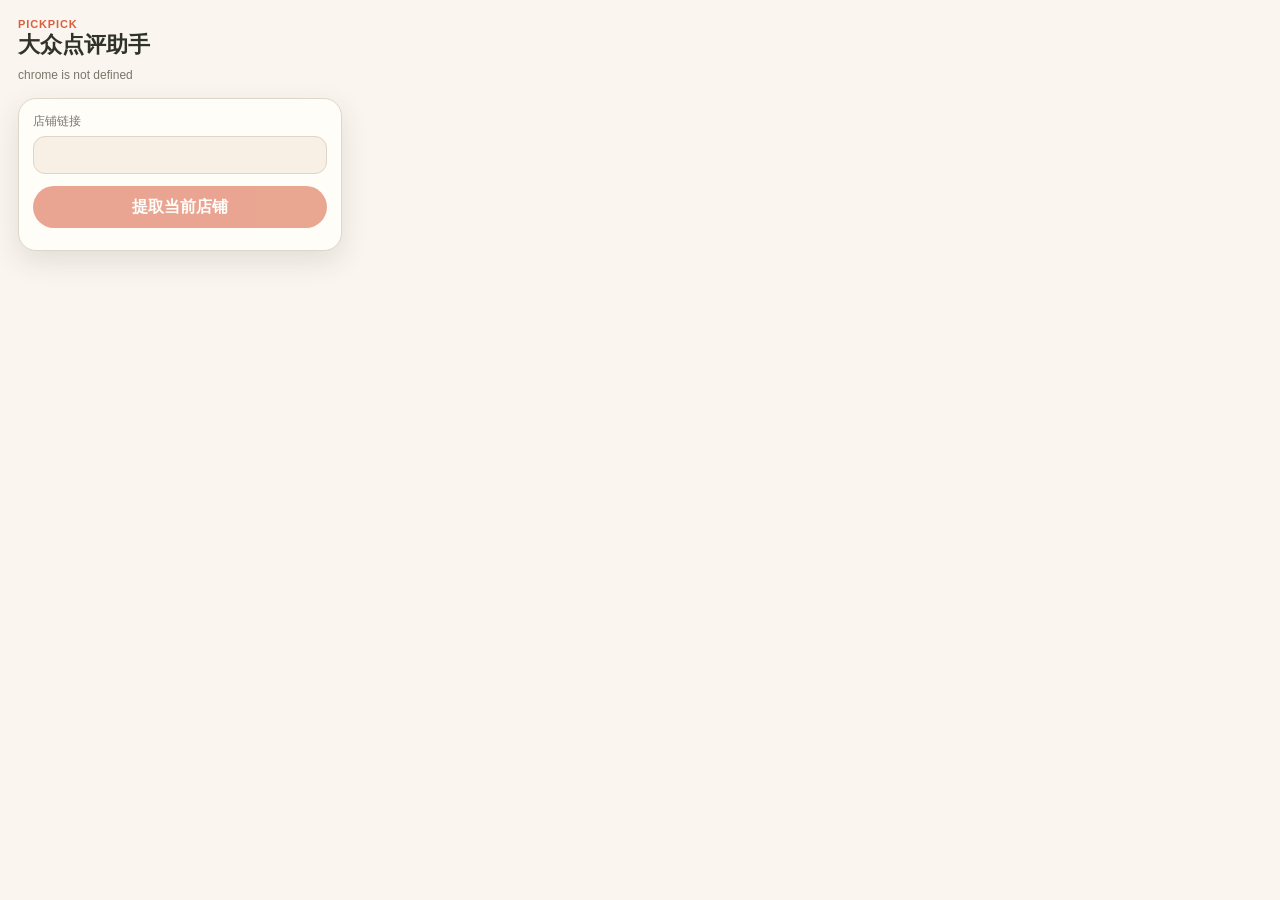
<file: browser-extension/dianping-helper/popup.html>
<!doctype html>
<html lang="zh-CN">
<head>
  <meta charset="utf-8">
  <meta name="viewport" content="width=device-width, initial-scale=1">
  <title>PickPick Dianping Helper</title>
  <link rel="stylesheet" href="popup.css">
</head>
<body>
  <main class="helper-shell">
    <header class="helper-header">
      <p class="eyebrow">PickPick</p>
      <h1>大众点评助手</h1>
      <p id="page-status" class="status-text">正在读取当前页面...</p>
    </header>

    <section class="panel">
      <label class="field">
        <span>店铺链接</span>
        <input id="shop-url" type="text" readonly>
      </label>
      <button id="extract-btn" class="primary-btn" type="button" disabled>提取当前店铺</button>
      <p id="extract-status" class="status-text"></p>
    </section>

    <section id="result-panel" class="panel result-panel is-hidden">
      <div class="result-title-row">
        <h2 id="result-name">-</h2>
        <span id="result-price" class="pill">-</span>
      </div>
      <dl class="result-list">
        <div>
          <dt>地址</dt>
          <dd id="result-address">-</dd>
        </div>
        <div>
          <dt>时间</dt>
          <dd id="result-hours">-</dd>
        </div>
        <div>
          <dt>分类</dt>
          <dd id="result-scene">-</dd>
        </div>
        <div>
          <dt>菜品</dt>
          <dd id="result-food">-</dd>
        </div>
        <div>
          <dt>图片</dt>
          <dd id="result-images">-</dd>
        </div>
      </dl>
      <div class="actions">
        <button id="send-pickpick-btn" class="primary-inline-btn" type="button">发送到 PickPick</button>
        <button id="copy-json-btn" class="secondary-btn" type="button">复制 JSON</button>
        <button id="copy-text-btn" class="secondary-btn" type="button">复制文本</button>
      </div>
      <p id="send-status" class="status-text"></p>
    </section>
  </main>
  <script src="popup.js"></script>
</body>
</html>
</file>
<file: browser-extension/dianping-helper/popup.css>
:root {
  --bg: #faf6ef;
  --card: #fffdf8;
  --text: #2f332b;
  --muted: #7b756c;
  --line: #ded6c8;
  --accent: #d85f3f;
  --accent-dark: #a94831;
  --green: #5f6b4a;
  --shadow: 0 10px 28px rgba(47, 51, 43, 0.12);
}

* {
  box-sizing: border-box;
}

body {
  width: 360px;
  margin: 0;
  background: var(--bg);
  color: var(--text);
  font-family: -apple-system, BlinkMacSystemFont, "PingFang SC", "Helvetica Neue", Arial, sans-serif;
}

.helper-shell {
  padding: 18px;
}

.helper-header {
  margin-bottom: 14px;
}

.eyebrow {
  margin: 0 0 2px;
  color: var(--accent);
  font-size: 11px;
  font-weight: 700;
  letter-spacing: 0.08em;
  text-transform: uppercase;
}

h1,
h2,
p {
  margin: 0;
}

h1 {
  font-size: 22px;
  line-height: 1.2;
}

h2 {
  font-size: 17px;
  line-height: 1.35;
}

.status-text {
  margin-top: 8px;
  color: var(--muted);
  font-size: 12px;
  line-height: 1.5;
}

.panel {
  margin-top: 12px;
  padding: 14px;
  background: var(--card);
  border: 1px solid var(--line);
  border-radius: 18px;
  box-shadow: var(--shadow);
}

.field span {
  display: block;
  margin-bottom: 6px;
  color: var(--muted);
  font-size: 12px;
}

input {
  width: 100%;
  min-height: 38px;
  padding: 9px 10px;
  border: 1px solid var(--line);
  border-radius: 12px;
  background: #f8f0e4;
  color: var(--text);
  font-size: 12px;
}

button {
  border: 0;
  border-radius: 999px;
  font: inherit;
  cursor: pointer;
}

button:disabled {
  cursor: not-allowed;
  opacity: 0.55;
}

.primary-btn {
  width: 100%;
  min-height: 42px;
  margin-top: 12px;
  background: var(--accent);
  color: #fff;
  font-weight: 700;
}

.primary-btn:not(:disabled):hover {
  background: var(--accent-dark);
}

.primary-inline-btn {
  min-height: 36px;
  padding: 0 14px;
  background: var(--accent);
  color: #fff;
  font-size: 13px;
  font-weight: 700;
  box-shadow: 0 6px 16px rgba(216, 95, 63, 0.18);
}

.secondary-btn {
  min-height: 36px;
  padding: 0 14px;
  background: rgba(255, 255, 255, 0.78);
  border: 1px solid var(--line);
  color: var(--green);
  font-size: 13px;
  font-weight: 700;
  box-shadow: 0 6px 16px rgba(47, 51, 43, 0.08);
}

.result-title-row {
  display: flex;
  align-items: flex-start;
  justify-content: space-between;
  gap: 10px;
}

.pill {
  flex: 0 0 auto;
  padding: 5px 10px;
  border-radius: 999px;
  background: #f3ebdd;
  color: var(--green);
  font-size: 12px;
  font-weight: 700;
}

.result-list {
  display: grid;
  gap: 9px;
  margin: 12px 0 0;
}

.result-list div {
  display: grid;
  grid-template-columns: 46px 1fr;
  gap: 8px;
}

dt {
  color: var(--muted);
  font-size: 12px;
}

dd {
  min-width: 0;
  margin: 0;
  color: var(--text);
  font-size: 12px;
  line-height: 1.45;
  word-break: break-word;
}

.actions {
  display: flex;
  flex-wrap: wrap;
  gap: 8px;
  margin-top: 14px;
}

.is-hidden {
  display: none;
}
</file>
